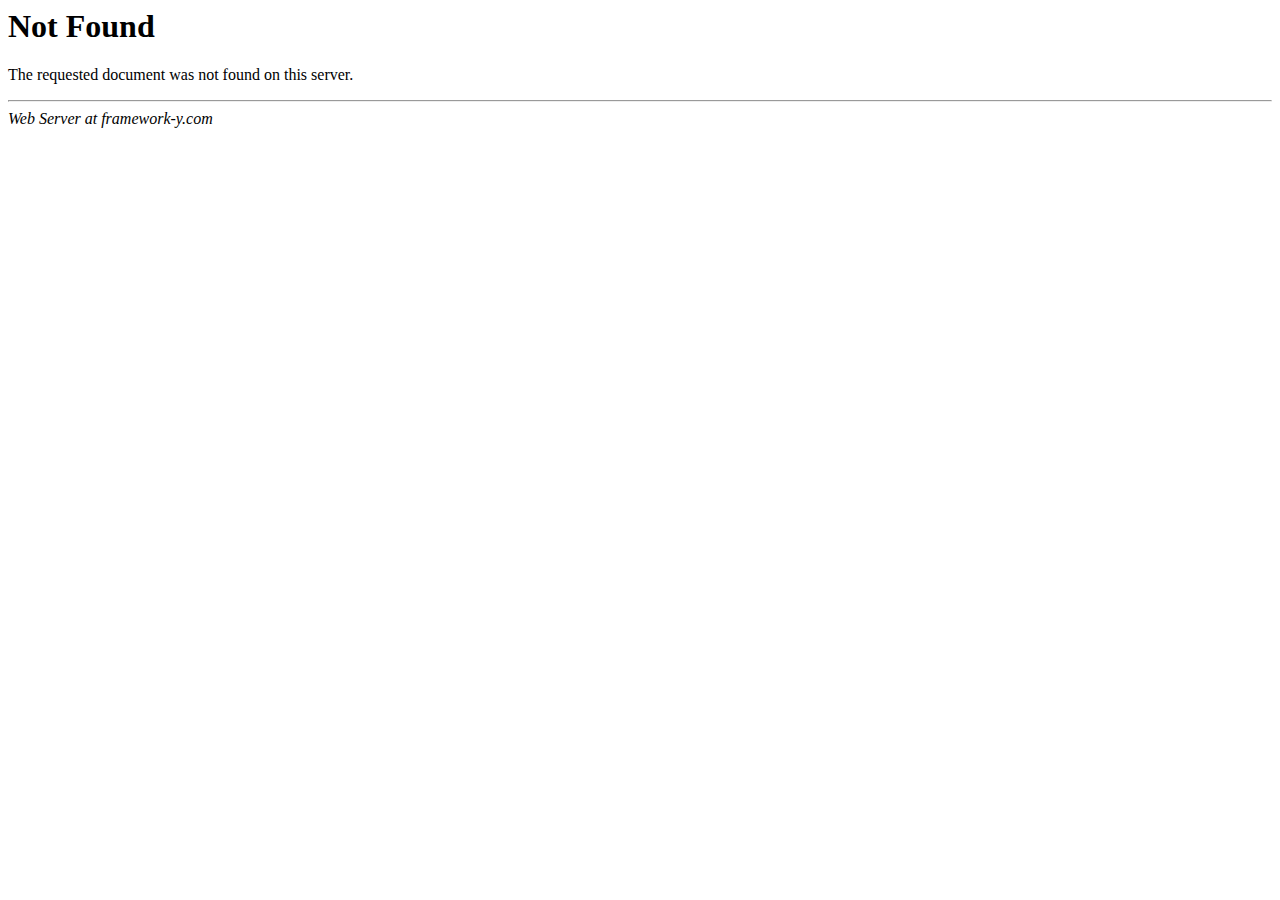
<file: index.html>
<HTML>
<HEAD>
<TITLE>404 Not Found</TITLE>
<BASE href="/error_docs/"><!--[if lte IE 6]></BASE><![endif]-->
</HEAD>
<BODY>
<H1>Not Found</H1>
The requested document was not found on this server.
<P>
<HR>
<ADDRESS>
Web Server at framework-y.com
</ADDRESS>
</BODY>
</HTML>

<!--
   - Unfortunately, Microsoft has added a clever new
   - "feature" to Internet Explorer. If the text of
   - an error's message is "too small", specifically
   - less than 512 bytes, Internet Explorer returns
   - its own error message. You can turn that off,
   - but it's pretty tricky to find switch called
   - "smart error messages". That means, of course,
   - that short error messages are censored by default.
   - IIS always returns error messages that are long
   - enough to make Internet Explorer happy. The
   - workaround is pretty simple: pad the error
   - message with a big comment like this to push it
   - over the five hundred and twelve bytes minimum.
   - Of course, that's exactly what you're reading
   - right now.
   -->
</file>
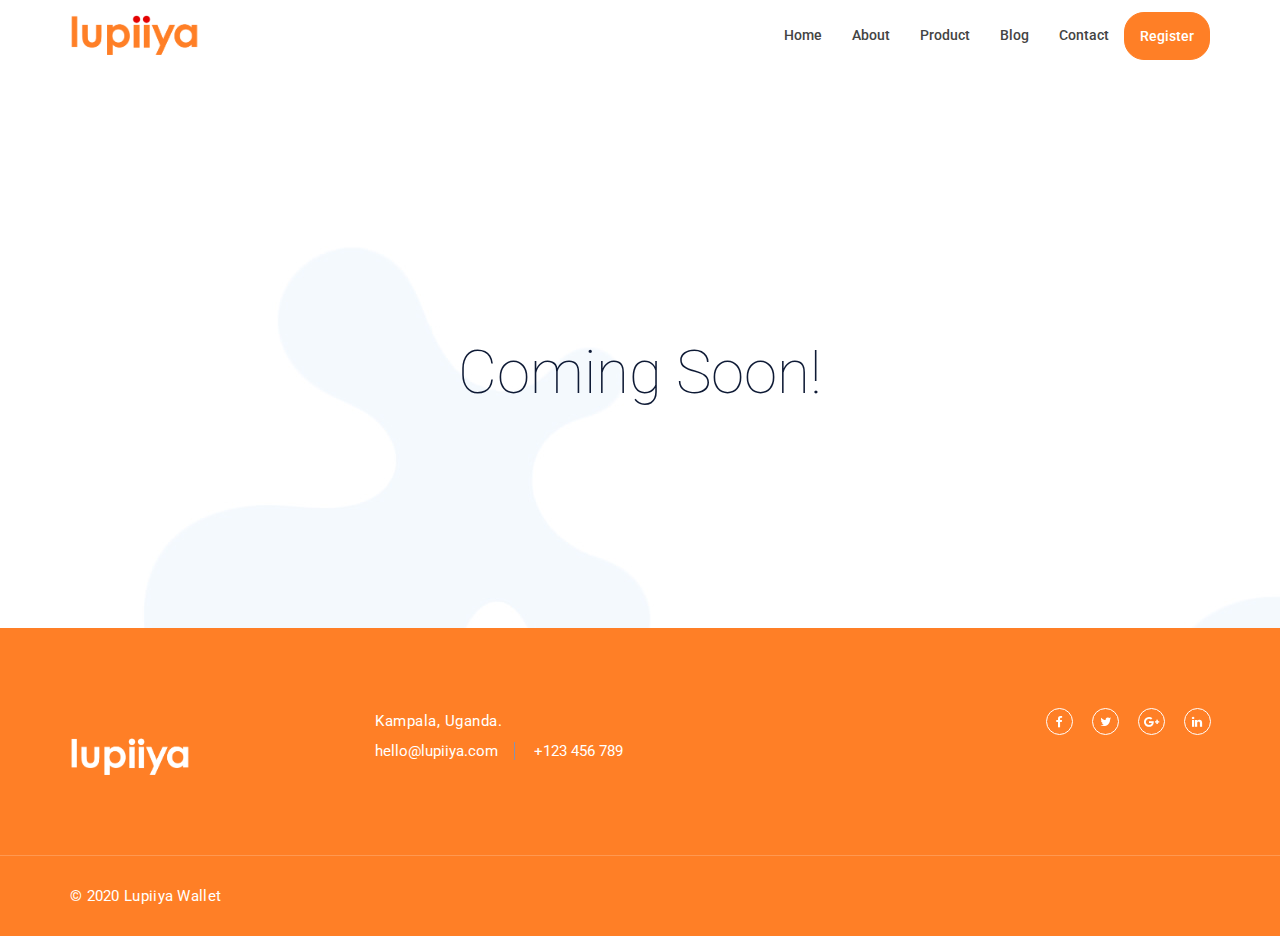
<file: pages/coming-soon.html>
<!DOCTYPE html>
<!--[if lt IE 10]> <html  lang="en" class="iex"> <![endif]-->
<!--[if (gt IE 10)|!(IE)]><!-->
<html lang="en">
<!--<![endif]-->

<head>
    <meta charset="utf-8">
    <meta http-equiv="X-UA-Compatible" content="IE=edge">
    <meta name="viewport" content="width=device-width, initial-scale=1">
    <title>About | Lupiiya</title>
    <meta name="description" content="Signflow and business HTML template.">
    <script src="../HTWF/scripts/jquery.min.js"></script>
    <link rel="stylesheet" href="../HTWF/scripts/bootstrap/css/bootstrap.css">
    <script src="../HTWF/scripts/script.js"></script>
    <link rel="stylesheet" href="../HTWF/style.css">
    <link rel="stylesheet" href="../HTWF/css/animations.css">
    <link rel="stylesheet" href="../HTWF/scripts/flexslider/flexslider.css">
    <link rel="stylesheet" href="../HTWF/css/components.css">
    <link rel="stylesheet" href="../HTWF/css/content-box.css">
    <link rel="stylesheet" href="../HTWF/scripts/magnific-popup.css">
    <link rel="icon" href="../images/favicon.png">
    <link rel="stylesheet" href="../skin.css">
</head>
<body>
    <div id="preloader"></div>
    <header class="fixed-top scroll-change" data-menu-anima="fade-bottom">
        <div class="navbar navbar-default mega-menu-fullwidth navbar-fixed-top" role="navigation">
            <div class="navbar navbar-main">
                <div class="container">
                    <div class="navbar-header">
                        <button type="button" class="navbar-toggle">
                            <i class="fa fa-bars"></i>
                        </button>
                        <a class="navbar-brand" href="index-2.html">
                            <img class="logo-default" src="../images/logo-color.png" alt="logo" />
                            <img class="logo-retina" src="../images/logo-color.png" alt="logo" />
                        </a>
                    </div>
                    <div class="collapse navbar-collapse">
                        <div class="nav navbar-nav navbar-right">
                            <ul class="nav navbar-nav text-center-sm">
                                <li><a href="lupiiya-home.html" role="button">Home</a></li>
                                <li><a href="lupiiya-about.html">About</a></li>
                                <li><a href="#">Product</a></li>
                                <li><a href="#">Blog</a></li>
                                <li><a href="#">Contact</a></li>
                                <li><a href="lupiiya-register.html" class="circle-button btn btn-sm" style="padding-top: 13px; padding-bottom: 13px; color: white;">Register</a></li>
                            </ul>
                        </div>
                    </div>
                </div>
            </div>
        </div>
    </header>
    <div class="section-empty" style="background-image:url('../images/hd-4.jpg'); height: 62vh; overflow: hidden;">
        <div class="container content" style="padding-top: 30vh;">
            <div class="row">
                <div class="col-md-12 text-center">
                    <h1>
                        Coming Soon!
                    </h1>
                </div>
            </div>
        </div>
    </div>
    <footer class="footer-base">
        <div class="content">
            <div class="container">
                <div class="row">
                    <div class="col-md-3 footer-center text-left">
                        <img width="120" src="../images/logo-white.png" alt="" />
                    </div>
                    <div class="col-md-6 footer-left text-left">
                        <p>Kampala, Uganda.</p>
                        <div class="tag-row">
                            <span>hello@lupiiya.com</span>
                            <span>+123 456 789</span>
                        </div>
                    </div>
                    <div class="col-md-3 footer-left text-right text-left-sm">
                        <div class="btn-group social-group btn-group-icons">
                            <a target="_blank" href="#" data-social="share-facebook">
                                <i class="fa fa-facebook text-xs circle"></i>
                            </a>
                            <a target="_blank" href="#" data-social="share-twitter">
                                <i class="fa fa-twitter text-xs circle"></i>
                            </a>
                            <a target="_blank" href="#" data-social="share-google">
                                <i class="fa fa-google-plus text-xs circle"></i>
                            </a>
                            <a target="_blank" href="#" data-social="share-linkedin">
                                <i class="fa fa-linkedin text-xs circle"></i>
                            </a>
                        </div>
                    </div>
                </div>
            </div>
            <div class="row copy-row">
                <div class="col-md-12 copy-text">
                    © 2020 Lupiiya Wallet
                </div>
            </div>
        </div>
        <link rel="stylesheet" href="../HTWF/scripts/font-awesome/css/font-awesome.css">
        <script async src="../HTWF/scripts/bootstrap/js/bootstrap.min.js"></script>
        <script src="../HTWF/scripts/imagesloaded.min.js"></script>
        <script src="../HTWF/scripts/parallax.min.js"></script>
        <script src="../HTWF/scripts/jquery.tab-accordion.js"></script>
        <script src="../HTWF/scripts/flexslider/jquery.flexslider-min.js"></script>
        <script src="../HTWF/scripts/jquery.magnific-popup.min.js"></script>
        <!-- <script src="https://themekit.dev/tools/sidebar/sidebar.js" data-setting="signflow"></script> -->
    </footer>
</body>

<!-- Mirrored from templates.framework-y.com/signflow/pages/about-us-3.html by HTTrack Website Copier/3.x [XR&CO'2014], Tue, 12 May 2020 11:10:00 GMT -->
</html>
</file>
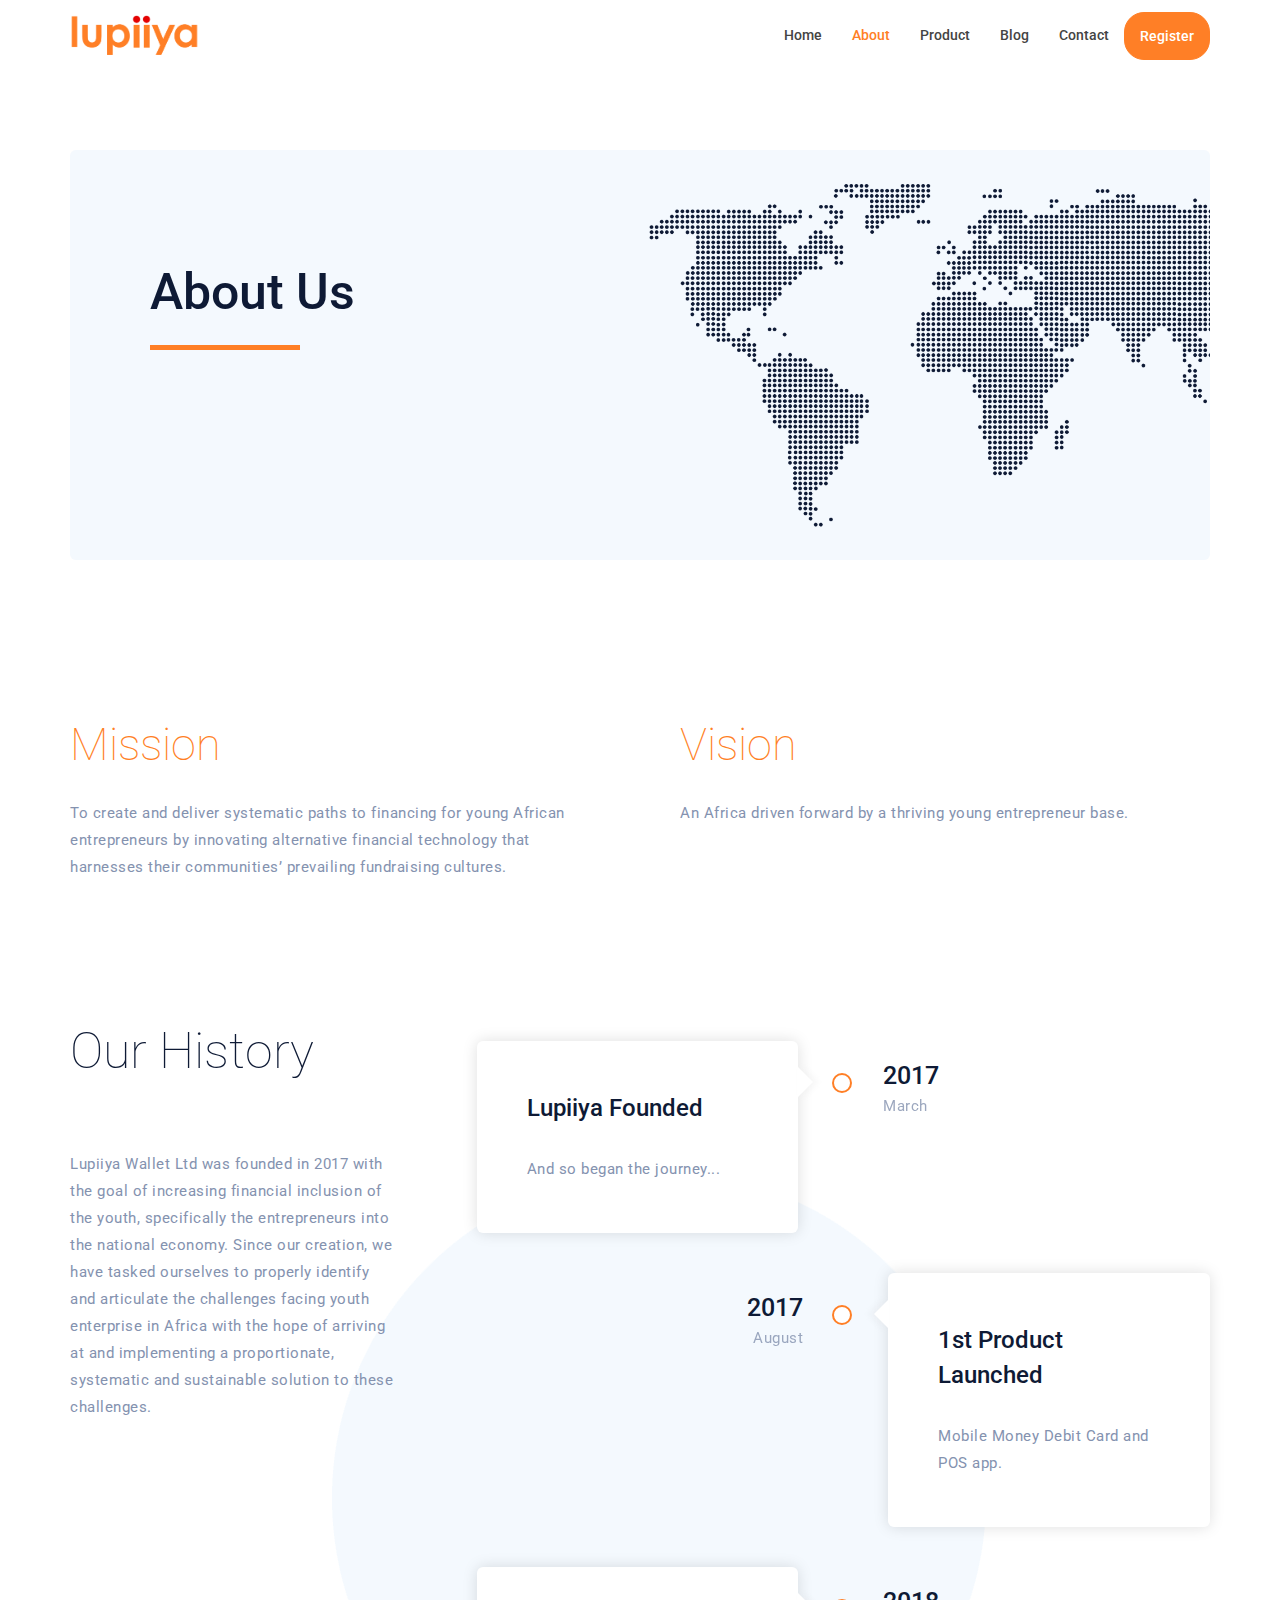
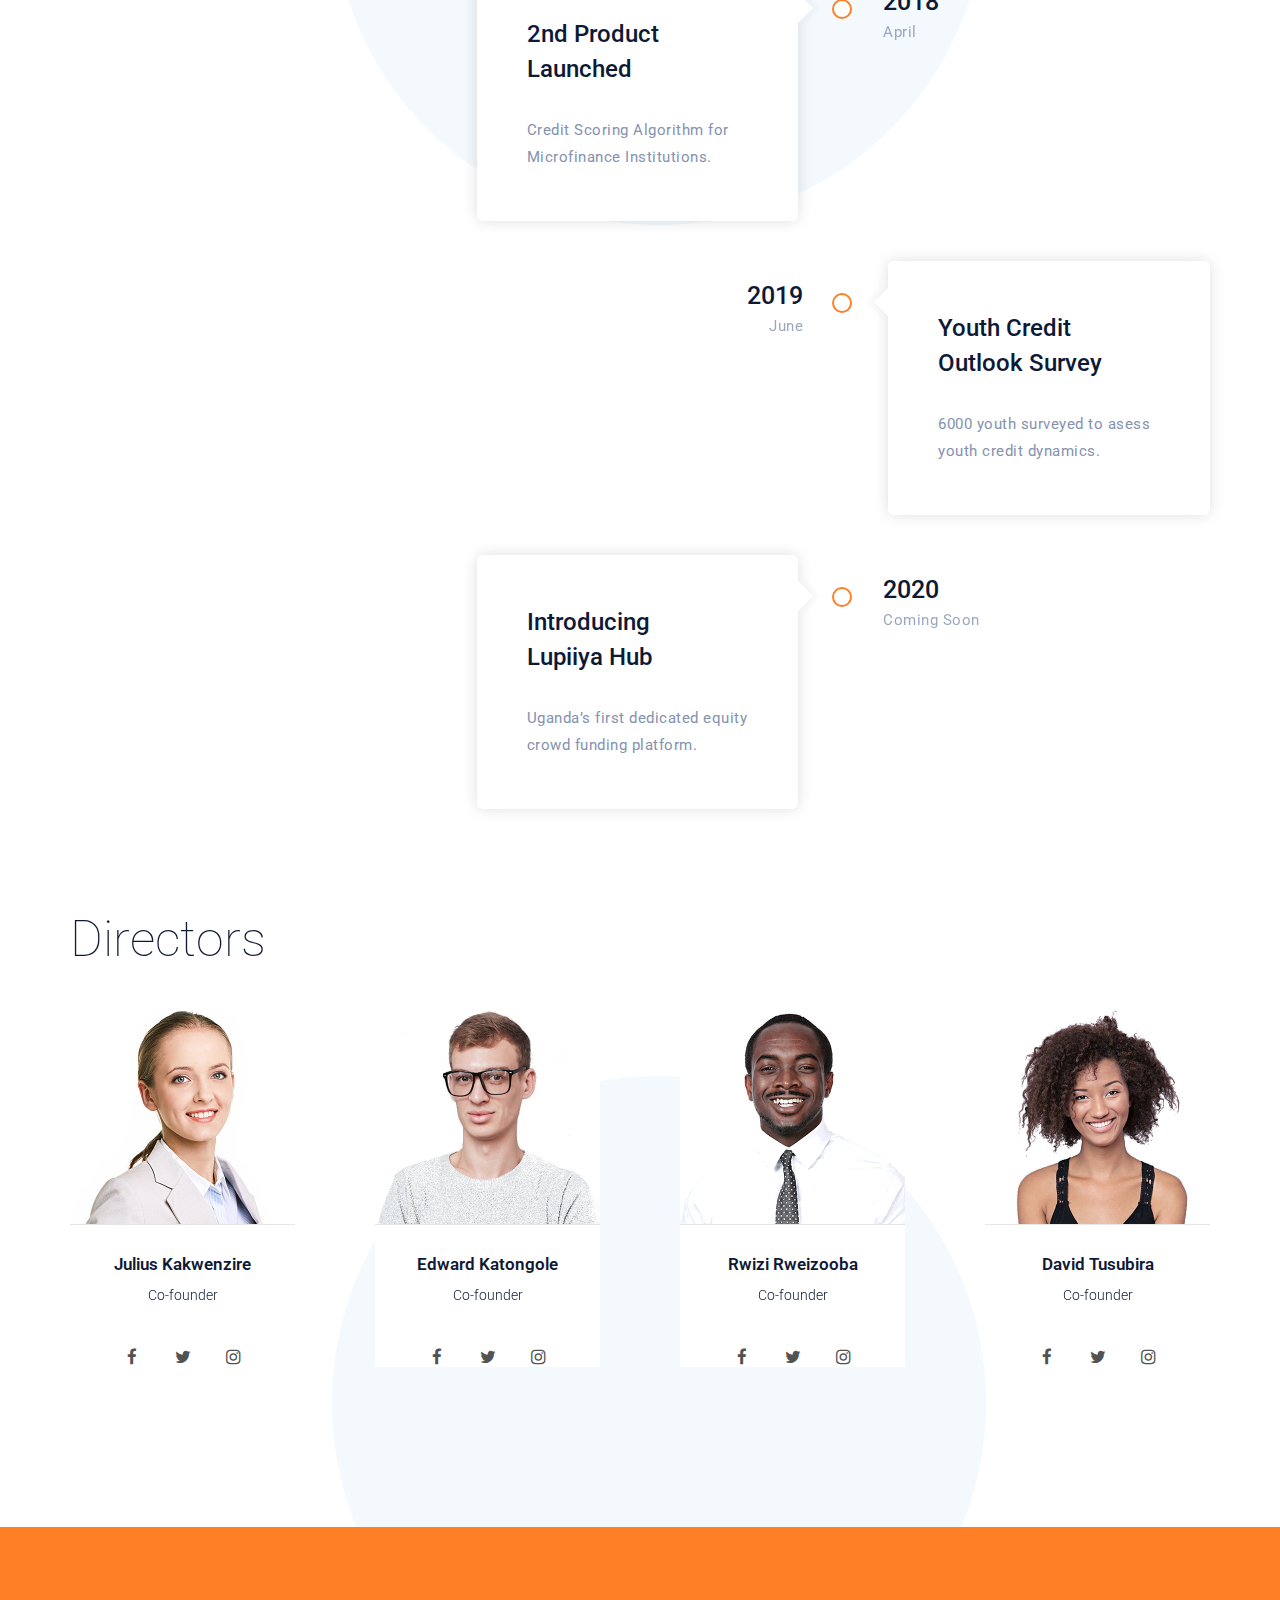
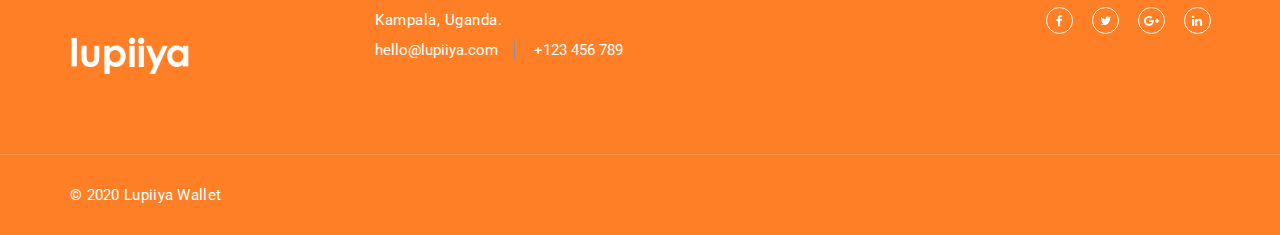
<file: pages/lupiiya-about.html>
<!DOCTYPE html>
<!--[if lt IE 10]> <html  lang="en" class="iex"> <![endif]-->
<!--[if (gt IE 10)|!(IE)]><!-->
<html lang="en">
<!--<![endif]-->

<head>
    <meta charset="utf-8">
    <meta http-equiv="X-UA-Compatible" content="IE=edge">
    <meta name="viewport" content="width=device-width, initial-scale=1">
    <title>About | Lupiiya</title>
    <meta name="description" content="Signflow and business HTML template.">
    <script src="../HTWF/scripts/jquery.min.js"></script>
    <link rel="stylesheet" href="../HTWF/scripts/bootstrap/css/bootstrap.css">
    <script src="../HTWF/scripts/script.js"></script>
    <link rel="stylesheet" href="../HTWF/style.css">
    <link rel="stylesheet" href="../HTWF/css/animations.css">
    <link rel="stylesheet" href="../HTWF/scripts/flexslider/flexslider.css">
    <link rel="stylesheet" href="../HTWF/css/components.css">
    <link rel="stylesheet" href="../HTWF/css/content-box.css">
    <link rel="stylesheet" href="../HTWF/scripts/magnific-popup.css">
    <link rel="icon" href="../images/favicon.png">
    <link rel="stylesheet" href="../skin.css">
</head>
<body>
    <div id="preloader"></div>
    <header class="fixed-top scroll-change" data-menu-anima="fade-bottom">
        <div class="navbar navbar-default mega-menu-fullwidth navbar-fixed-top" role="navigation">
            <div class="navbar navbar-main">
                <div class="container">
                    <div class="navbar-header">
                        <button type="button" class="navbar-toggle">
                            <i class="fa fa-bars"></i>
                        </button>
                        <a class="navbar-brand" href="index-2.html">
                            <img class="logo-default" src="../images/logo-color.png" alt="logo" />
                            <img class="logo-retina" src="../images/logo-color.png" alt="logo" />
                        </a>
                    </div>
                    <div class="collapse navbar-collapse">
                        <div class="nav navbar-nav navbar-right">
                            <ul class="nav navbar-nav text-center-sm">
                                <li><a href="lupiiya-home.html" role="button">Home</a></li>
                                <li class="active"><a href="lupiiya-about.html">About</a></li>
                                <li><a href="lupiiya-product.html">Product</a></li>
                                <li><a href="lupiiya-blog.html">Blog</a></li>
                                <li><a href="lupiiya-contact.html">Contact</a></li>
                                <li><a href="lupiiya-register.html" class="circle-button btn btn-sm" style="padding-top: 13px; padding-bottom: 13px; color: white;">Register</a></li>
                            </ul>
                        </div>
                    </div>
                </div>
            </div>
        </div>
    </header>
    <div class="header-title" style="background-image:url('../images/bg-img-1.png');">
        <div class="container" style="margin-top: 0px; opacity: 1;">
            <div class="title-base" style="margin-top: 115.5px;">
                <hr class="anima">
                <h1>About Us</h1>
            </div>
        </div>
    </div>
    <div class="section-empty" style="background-image:url('../images/bg-22.png');">
        <div class="container content">
            <div class="row">
                <div class="col-md-6 col-sm-12">
                    <h1 class="text-xl text-color">Mission</h1>
                    <p>
                        To create and deliver systematic paths to financing for young African entrepreneurs by innovating alternative financial technology that harnesses their communities’ prevailing fundraising cultures.
                    </p>
                </div>
                <div class="col-md-6 col-sm-12">
                    <h1 class="text-xl text-color">Vision</h1>
                    <p>
                        An Africa driven forward by a thriving young entrepreneur base.
                    </p>
                </div>
            </div>
            <hr class="space" />
            <hr class="space" />
            <div class="row">
                <div class="col-md-4">
                    <h2>Our History</h2>
                    <hr class="space" />
                    <p>
                        Lupiiya Wallet Ltd was founded in 2017 with the goal of increasing financial inclusion of the youth, specifically the entrepreneurs into the national economy. Since our creation, we have tasked ourselves to properly identify and articulate the challenges facing youth enterprise in Africa with the hope of arriving at and implementing a proportionate, systematic and sustainable solution to these challenges.
                    </p>
                    <!-- <hr class="space m" />
                    <h4>Our Product</h4>
                    <p>Lorem ipsum dolor sit amet consecteaugue nunc elit dolor, piscing elitse.</p>
                    <a href="#" class="btn-text">Product page</a> -->
                    </div>
                <div class="col-md-8">
                    <ul class="timeline">
                        <li>
                            <div class="timeline-badge"></div>
                            <div class="timeline-label"><h4>2017</h4><p>March</p></div>
                            <div class="timeline-panel">
                                <div class="timeline-heading">
                                    <h4 class="timeline-title">Lupiiya Founded</h4>
                                    <!-- <p><small class="text-muted"><i class="fa fa-location-arrow"></i> Kampala</small></p> -->
                                </div>
                                <div class="timeline-body">
                                    <p>
                                        And so began the journey...
                                    </p>
                                </div>
                            </div>
                        </li>
                        <li class="timeline-inverted">
                            <div class="timeline-badge"></div>
                            <div class="timeline-label"><h4>2017</h4><p>August</p></div>
                            <div class="timeline-panel">
                                <div class="timeline-heading">
                                    <h4 class="timeline-title">1st Product Launched</h4>
                                </div>
                                <div class="timeline-body">
                                    <p>
                                        Mobile Money Debit Card and POS app.
                                    </p>
                                </div>
                            </div>
                        </li>
                        <li>
                            <div class="timeline-badge"></div>
                            <div class="timeline-label"><h4>2018</h4><p>April</p></div>
                            <div class="timeline-panel">
                                <div class="timeline-heading">
                                    <h4 class="timeline-title">2nd Product Launched</h4>
                                    <!-- <p><small class="text-muted"><i class="fa fa-free-code-camp"></i> Capital increasing</small></p> -->
                                </div>
                                <div class="timeline-body">
                                    <p>
                                        Credit Scoring Algorithm for Microfinance Institutions.
                                    </p>
                                </div>
                            </div>
                        </li>
                        <li class="timeline-inverted">
                            <div class="timeline-badge"></div>
                            <div class="timeline-label"><h4>2019</h4><p>June</p></div>
                            <div class="timeline-panel">
                                <div class="timeline-heading">
                                    <h4 class="timeline-title">Youth Credit Outlook Survey</h4>
                                </div>
                                <div class="timeline-body">
                                    <p>
                                        6000 youth surveyed to asess youth credit dynamics.
                                    </p>
                                </div>
                            </div>
                        </li>
                        <li>
                            <div class="timeline-badge"></div>
                            <div class="timeline-label"><h4>2020</h4><p>Coming Soon</p></div>
                            <div class="timeline-panel">
                                <div class="timeline-heading">
                                    <h4 class="timeline-title">Introducing <br/>Lupiiya Hub</h4>
                                    <!-- <p><small class="text-muted"><i class="fa fa-free-code-camp"></i> Capital increasing</small></p> -->
                                </div>
                                <div class="timeline-body">
                                    <p>
                                        Uganda’s first dedicated equity crowd funding platform.
                                    </p>
                                </div>
                            </div>
                        </li>
                    </ul>
                </div>
            </div>
            <hr class="space" />
            <div class="row">
                <div class="col-md-12">
                    <h2>Directors</h2>
                </div>
                <hr class="space m" />
                <div class="col-md-3">
                    <div class="advs-box niche-box-team" data-anima="scale-up" data-trigger="hover">
                        <a class="img-box">
                            <img class="anima" src="../images/users/user-6.jpg" alt="" aid="0.3708961303892988" style="position: relative; animation-duration: 500ms; transition-timing-function: ease; transition-delay: 0ms;">
                        </a>
                        <div class="content-box">
                            <h2>Julius Kakwenzire</h2>
                            <h4>Co-founder</h4>
                            <hr class="e">
                            <div class="btn-group social-group">
                                <a target="_blank" href="#"><i class="fa fa-facebook"></i></a>
                                <a target="_blank" href="#"><i class="fa fa-twitter"></i></a>
                                <a target="_blank" href="#"><i class="fa fa-instagram"></i></a>
                            </div>
                            <p>Financial analyst.</p>
                        </div>
                    </div>
                </div>
                <div class="col-md-3">
                    <div class="advs-box niche-box-team" data-anima="scale-up" data-trigger="hover">
                        <a class="img-box">
                            <img class="anima" src="../images/users/user-7.jpg" alt="" aid="0.8694324595343368" style="position: relative; animation-duration: 500ms; transition-timing-function: ease; transition-delay: 0ms;">
                        </a>
                        <div class="content-box">
                            <h2>Edward Katongole</h2>
                            <h4>Co-founder</h4>
                            <hr class="e">
                            <div class="btn-group social-group">
                                <a target="_blank" href="#"><i class="fa fa-facebook"></i></a>
                                <a target="_blank" href="#"><i class="fa fa-twitter"></i></a>
                                <a target="_blank" href="#"><i class="fa fa-instagram"></i></a>
                            </div>
                            <p>Financial analyst for TLG Capital.</p>
                        </div>
                    </div>
                </div>
                <div class="col-md-3">
                    <div class="advs-box niche-box-team" data-anima="scale-up" data-trigger="hover">
                        <a class="img-box">
                            <img class="anima" src="../images/users/user-2.jpg" alt="" aid="0.5848307710468266" style="position: relative; animation-duration: 500ms; transition-timing-function: ease; transition-delay: 0ms;">
                        </a>
                        <div class="content-box">
                            <h2>Rwizi Rweizooba</h2>
                            <h4>Co-founder</h4>
                            <hr class="e">
                            <div class="btn-group social-group">
                                <a target="_blank" href="#"><i class="fa fa-facebook"></i></a>
                                <a target="_blank" href="#"><i class="fa fa-twitter"></i></a>
                                <a target="_blank" href="#"><i class="fa fa-instagram"></i></a>
                            </div>
                            <p>Freelance Content Solutions Provider.</p>
                        </div>
                    </div>
                </div>
                <div class="col-md-3">
                    <div class="advs-box niche-box-team" data-anima="scale-up" data-trigger="hover">
                        <a class="img-box">
                            <img class="anima" src="../images/users/user-3.jpg" alt="">
                        </a>
                        <div class="content-box">
                            <h2>David Tusubira</h2>
                            <h4>Co-founder</h4>
                            <hr class="e">
                            <div class="btn-group social-group">
                                <a target="_blank" href="#"><i class="fa fa-facebook"></i></a>
                                <a target="_blank" href="#"><i class="fa fa-twitter"></i></a>
                                <a target="_blank" href="#"><i class="fa fa-instagram"></i></a>
                            </div>
                            <p>Partner and the CTO at Innovex Uganda Ltd.</p>
                        </div>
                    </div>
                </div>
            </div>
        </div>
    </div>
    <footer class="footer-base">
        <div class="content">
            <div class="container">
                <div class="row">
                    <div class="col-md-3 footer-center text-left">
                        <img width="120" src="../images/logo-white.png" alt="" />
                    </div>
                    <div class="col-md-6 footer-left text-left">
                        <p>Kampala, Uganda.</p>
                        <div class="tag-row">
                            <span>hello@lupiiya.com</span>
                            <span>+123 456 789</span>
                        </div>
                    </div>
                    <div class="col-md-3 footer-left text-right text-left-sm">
                        <div class="btn-group social-group btn-group-icons">
                            <a target="_blank" href="#" data-social="share-facebook">
                                <i class="fa fa-facebook text-xs circle"></i>
                            </a>
                            <a target="_blank" href="#" data-social="share-twitter">
                                <i class="fa fa-twitter text-xs circle"></i>
                            </a>
                            <a target="_blank" href="#" data-social="share-google">
                                <i class="fa fa-google-plus text-xs circle"></i>
                            </a>
                            <a target="_blank" href="#" data-social="share-linkedin">
                                <i class="fa fa-linkedin text-xs circle"></i>
                            </a>
                        </div>
                    </div>
                </div>
            </div>
            <div class="row copy-row">
                <div class="col-md-12 copy-text">
                    © 2020 Lupiiya Wallet
                </div>
            </div>
        </div>
        <link rel="stylesheet" href="../HTWF/scripts/font-awesome/css/font-awesome.css">
        <script async src="../HTWF/scripts/bootstrap/js/bootstrap.min.js"></script>
        <script src="../HTWF/scripts/imagesloaded.min.js"></script>
        <script src="../HTWF/scripts/parallax.min.js"></script>
        <script src="../HTWF/scripts/jquery.tab-accordion.js"></script>
        <script src="../HTWF/scripts/flexslider/jquery.flexslider-min.js"></script>
        <script src="../HTWF/scripts/jquery.magnific-popup.min.js"></script>
        <!-- <script src="https://themekit.dev/tools/sidebar/sidebar.js" data-setting="signflow"></script> -->
    </footer>
</body>

<!-- Mirrored from templates.framework-y.com/signflow/pages/about-us-3.html by HTTrack Website Copier/3.x [XR&CO'2014], Tue, 12 May 2020 11:10:00 GMT -->
</html>
</file>
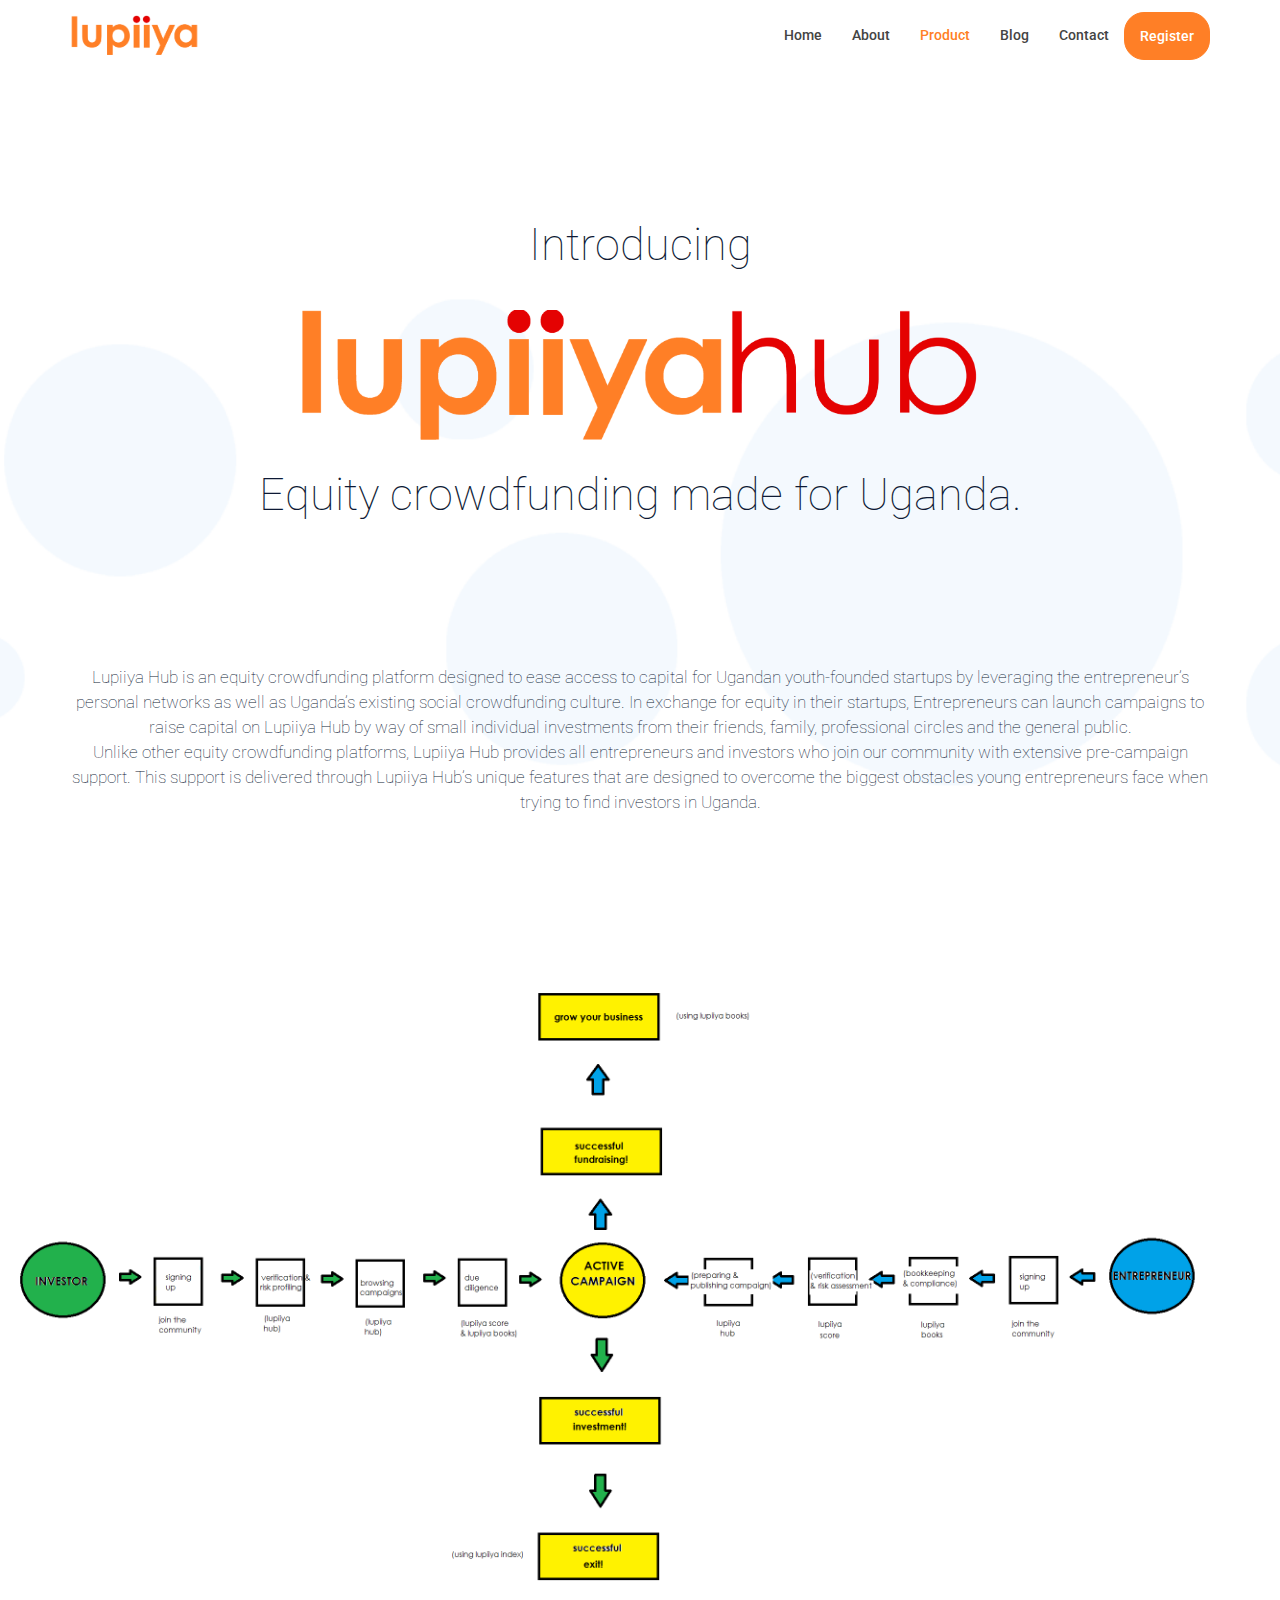
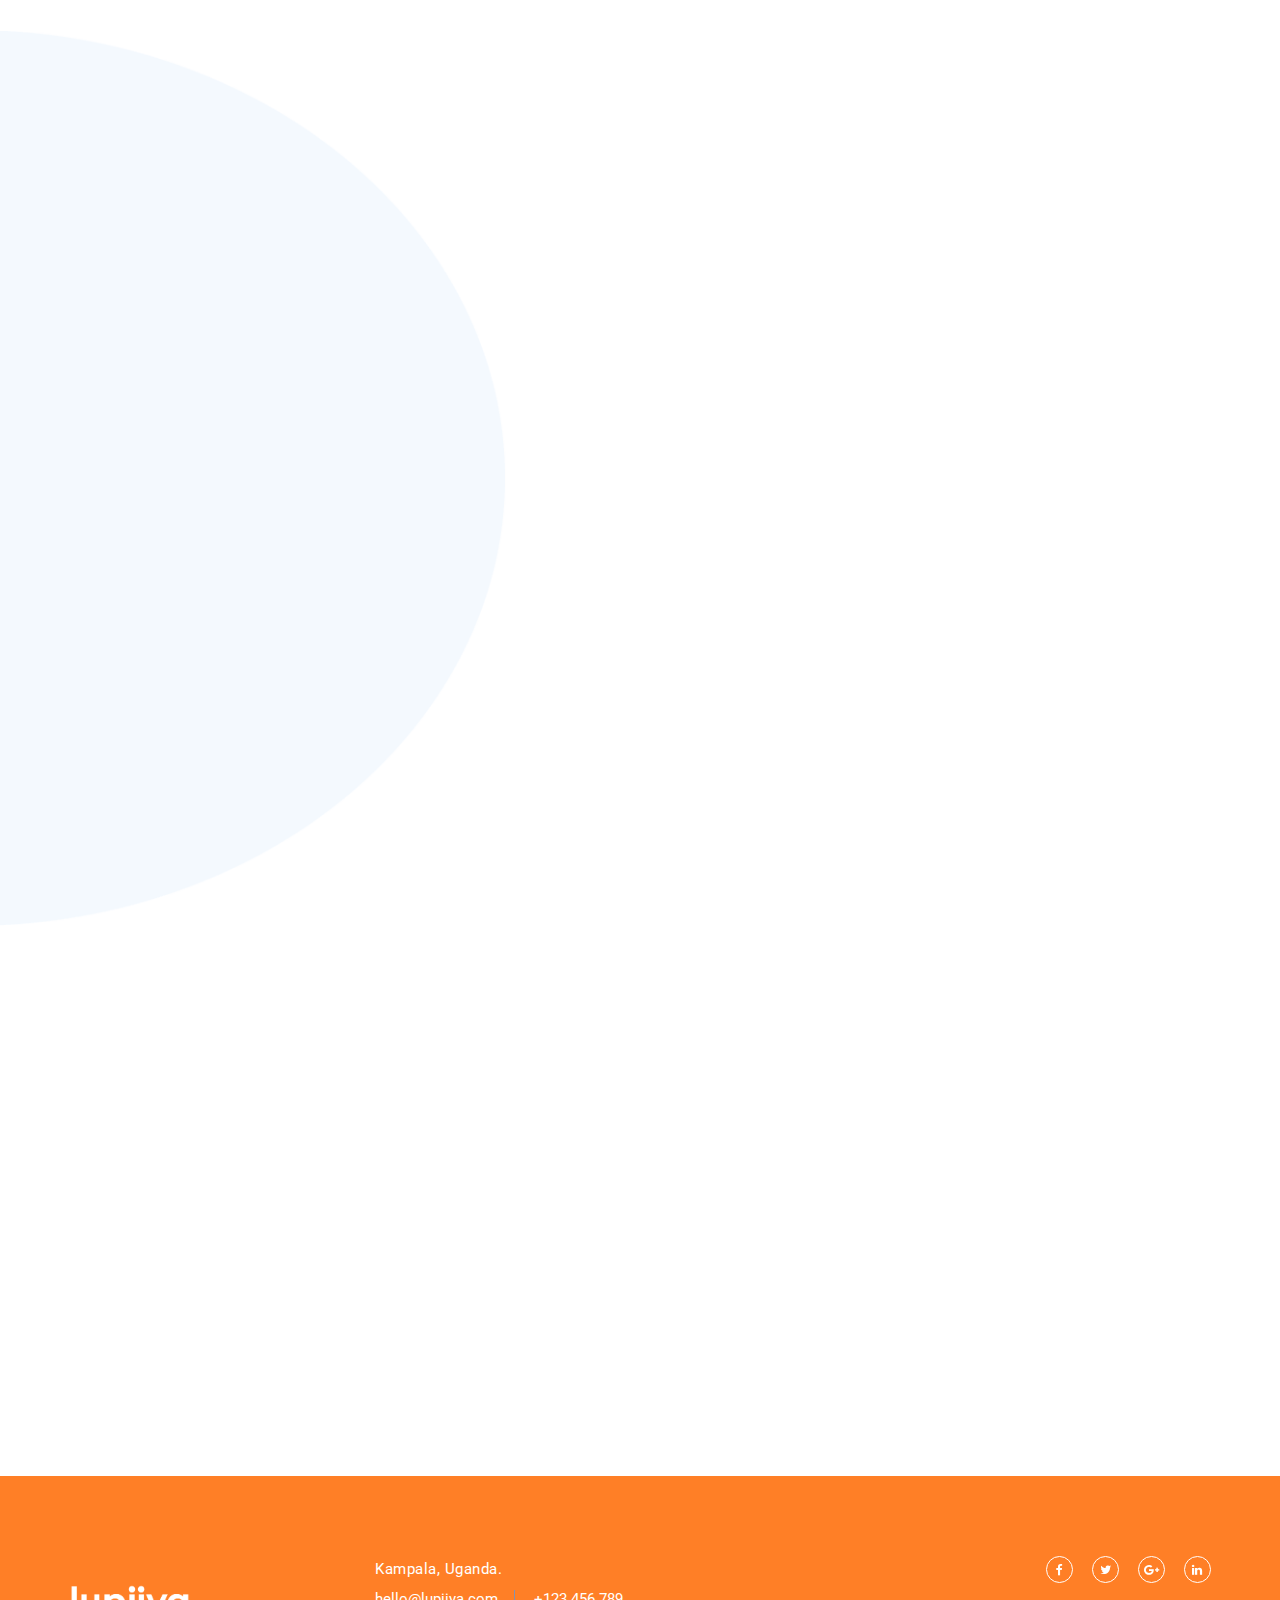
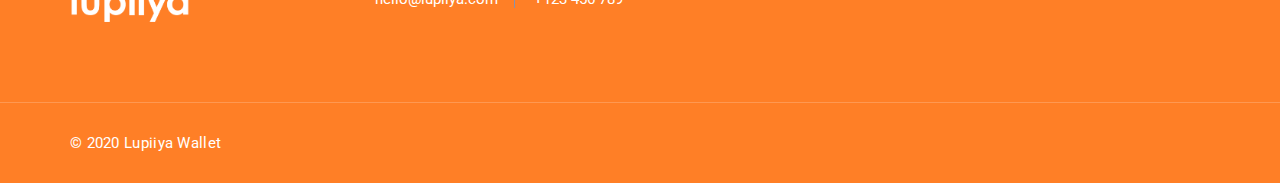
<file: pages/lupiiya-product.html>
﻿<!DOCTYPE html>
<!--[if lt IE 10]> <html  lang="en" class="iex"> <![endif]-->
<!--[if (gt IE 10)|!(IE)]><!-->
<html lang="en">
<!--<![endif]-->

<!-- Mirrored from templates.framework-y.com/signflow/pages/index.html by HTTrack Website Copier/3.x [XR&CO'2014], Tue, 12 May 2020 11:03:43 GMT -->
<head>
    <meta charset="utf-8">
    <meta http-equiv="X-UA-Compatible" content="IE=edge">
    <meta name="viewport" content="width=device-width, initial-scale=1">
    <title>Product | Lupiiya</title>
    <meta name="description" content="Signflow and business HTML template.">
    <script src="../HTWF/scripts/jquery.min.js"></script>
    <link rel="stylesheet" href="../HTWF/scripts/bootstrap/css/bootstrap.css">
    <script src="../HTWF/scripts/script.js"></script>
    <link rel="stylesheet" href="../HTWF/style.css">
    <link rel="stylesheet" href="../HTWF/css/animations.css">
    <link rel="stylesheet" href="../HTWF/scripts/flexslider/flexslider.css">
    <link rel="stylesheet" href="../HTWF/css/components.css">
    <link rel="stylesheet" href="../HTWF/css/content-box.css">
    <link rel="stylesheet" href="../HTWF/scripts/magnific-popup.css">
    <link rel="icon" href="../images/favicon.png">
    <link rel="stylesheet" href="../skin.css">
</head>
<body>
    <div id="preloader"></div>
    <header class="fixed-top scroll-change" data-menu-anima="fade-bottom">
        <div class="navbar navbar-default mega-menu-fullwidth navbar-fixed-top" role="navigation">
            <div class="navbar navbar-main">
                <div class="container">
                    <div class="navbar-header">
                        <button type="button" class="navbar-toggle">
                            <i class="fa fa-bars"></i>
                        </button>
                        <a class="navbar-brand" href="index-2.html">
                            <img class="logo-default" src="../images/logo-color.png" alt="logo" />
                            <img class="logo-retina" src="../images/logo-color.png" alt="logo" />
                        </a>
                    </div>
                    <div class="collapse navbar-collapse">
                        <div class="nav navbar-nav navbar-right">
                            <ul class="nav navbar-nav text-center-sm">
                                <li><a href="lupiiya-home.html" role="button">Home</a></li>
                                <li><a href="lupiiya-about.html">About</a></li>
                                <li class="active"><a href="lupiiya-product.html">Product</a></li>
                                <li><a href="lupiiya-blog.html">Blog</a></li>
                                <li><a href="lupiiya-contact.html">Contact</a></li>
                                <li><a href="lupiiya-register.html" class="circle-button btn btn-sm" style="padding-top: 13px; padding-bottom: 13px; color: white;">Register</a></li>
                            </ul>
                        </div>
                    </div>
                </div>
            </div>
        </div>
    </header>
    <div class="section-bg-image text-center" style="background-image:url(../images/bg-17.png); height: 100vh;">
        <div class="container content">
            <hr class="space" />
            <h1 class="text-xl">Introducing</h1>
            <hr class="space m" />
            <img style="width: 60%;" src="../images/lupiiya-hub-logo.png" alt="" />
            <hr class="space m" />
            <h1 class="text-xl">Equity crowdfunding made for Uganda.</h1>
            <hr class="space" />
            <hr class="space" />
            <h1 class="text-m" data-anima="fade-bottom">
                Lupiiya Hub is an equity crowdfunding platform designed to ease access to capital for Ugandan youth-founded startups by leveraging the entrepreneur’s personal networks as well as Uganda’s existing social crowdfunding culture.  In exchange for equity in their startups, Entrepreneurs can launch campaigns to raise capital on Lupiiya Hub by way of small individual investments from their friends, family, professional circles and the general public.  
            </h1>
            <h1 class="text-m" data-anima="fade-bottom">
                Unlike other equity crowdfunding platforms, Lupiiya Hub provides all entrepreneurs and investors who join our community with extensive pre-campaign support. This support is delivered through Lupiiya Hub’s unique features that are designed to overcome the biggest obstacles young entrepreneurs face when trying to find investors in Uganda.
            </h1>
        </div>
    </div>
    <div class="section">
        <img src="../images/product.png">
    </div>
    <div class="section-bg-image bg-top" style="background-image:url(../images/bg-12.png)">
        <div class="container content">
            <div class="row vertical-row" data-anima="fade-bottom">
                <div class="container content box-middle" style="padding-top: 0px;">
                    <div class="text-center"><a href="lupiiya-register.html" class="circle-button btn btn-sm">Start Yor Journey</a></div>
                </div>
            </div>
            <div class="row vertical-row" data-anima="fade-bottom">
                <div class="col-md-6">
                    <img src="../images/lupiiya-books-logo.png" alt="" />
                </div>
                <div class="col-md-6 col-sm-12 text-left">
                    <h1 class="text-xl text-color">Simplifying Your Book-keeping</h1>
                    <p>
                        Many startups fail to raise capital and go on to collapse because they fail to keep proper financial records. Lupiiya Books is an easy to use accounting app designed to help startup entrepreneurs generate accurate and thorough accounting statements that meet investors’ due diligence requirements as well as Uganda’s financial compliance regulations.
                    </p>
                    <hr class="space s" />
                </div>
                <hr class="space" />
            </div>
            <div class="row vertical-row" data-anima="fade-bottom" style="padding-top: 100px;">
                <div class="col-md-6">
                    <img src="../images/lupiiya-wallet-logo.png" alt="" />
                </div>
                <div class="col-md-6 col-sm-12 text-left">
                    <h1 class="text-xl text-color">Reinventing Risk Assessment</h1>
                    <p>
                        Most Ugandan youth have been systematically alienated from institutional capital by the traditional finance industry’s outdated and conservative risk assessment criteria. Lupiiya Score is our custom-built algorithm that uses an innovative and holistic approach to assessing risk, especially for young entrepreneurs, to better represent the risk associated with investing in them.
                    </p>
                    <hr class="space s" />
                </div>
            </div>
            <div class="row vertical-row" data-anima="fade-bottom" style="padding-top: 100px;">
                <div class="col-md-6">
                    <img src="../images/lupiiya-index-logo.png" alt="" />
                </div>
                <div class="col-md-6 col-sm-12 text-left">
                    <h1 class="text-xl text-color">Guaranteeing Your Exit</h1>
                    <p>
                        The lack of a convenient, guaranteed exit strategy is one of the major reasons why there is no dedicated investor base for Ugandan startups looking to raise capital. Lupiiya Index is how Lupiiya Hub solves this problem. It is our inbuilt secondary market where investors can sell the equity they acquired in a successful campaign to other interested parties on the platform.
                    </p>
                    <hr class="space s" />
                </div>
            </div>
        </div>
    </div>
    <i class="scroll-top scroll-top-mobile show fa fa-sort-asc"></i>
    <footer class="footer-base">
        <div class="content">
            <div class="container">
                <div class="row">
                    <div class="col-md-3 footer-center text-left">
                        <img width="120" src="../images/logo-white.png" alt="" />
                    </div>
                    <div class="col-md-6 footer-left text-left">
                        <p>Kampala, Uganda.</p>
                        <div class="tag-row">
                            <span>hello@lupiiya.com</span>
                            <span>+123 456 789</span>
                        </div>
                    </div>
                    <div class="col-md-3 footer-left text-right text-left-sm">
                        <div class="btn-group social-group btn-group-icons">
                            <a target="_blank" href="#" data-social="share-facebook">
                                <i class="fa fa-facebook text-xs circle"></i>
                            </a>
                            <a target="_blank" href="#" data-social="share-twitter">
                                <i class="fa fa-twitter text-xs circle"></i>
                            </a>
                            <a target="_blank" href="#" data-social="share-google">
                                <i class="fa fa-google-plus text-xs circle"></i>
                            </a>
                            <a target="_blank" href="#" data-social="share-linkedin">
                                <i class="fa fa-linkedin text-xs circle"></i>
                            </a>
                        </div>
                    </div>
                </div>
            </div>
            <div class="row copy-row">
                <div class="col-md-12 copy-text">
                    © 2020 Lupiiya Wallet
                </div>
            </div>
        </div>
        <link rel="stylesheet" href="../HTWF/scripts/font-awesome/css/font-awesome.css">
        <script async src="../HTWF/scripts/bootstrap/js/bootstrap.min.js"></script>
        <script src="../HTWF/scripts/imagesloaded.min.js"></script>
        <script src="../HTWF/scripts/parallax.min.js"></script>
        <script src="../HTWF/scripts/jquery.tab-accordion.js"></script>
        <script src="../HTWF/scripts/flexslider/jquery.flexslider-min.js"></script>
        <script src="../HTWF/scripts/jquery.magnific-popup.min.js"></script>
        <!-- <script src="https://themekit.dev/tools/sidebar/sidebar.js" data-setting="signflow"></script> -->
    </footer>
</body>

<!-- Mirrored from templates.framework-y.com/signflow/pages/index.html by HTTrack Website Copier/3.x [XR&CO'2014], Tue, 12 May 2020 11:03:43 GMT -->
</html>
</file>
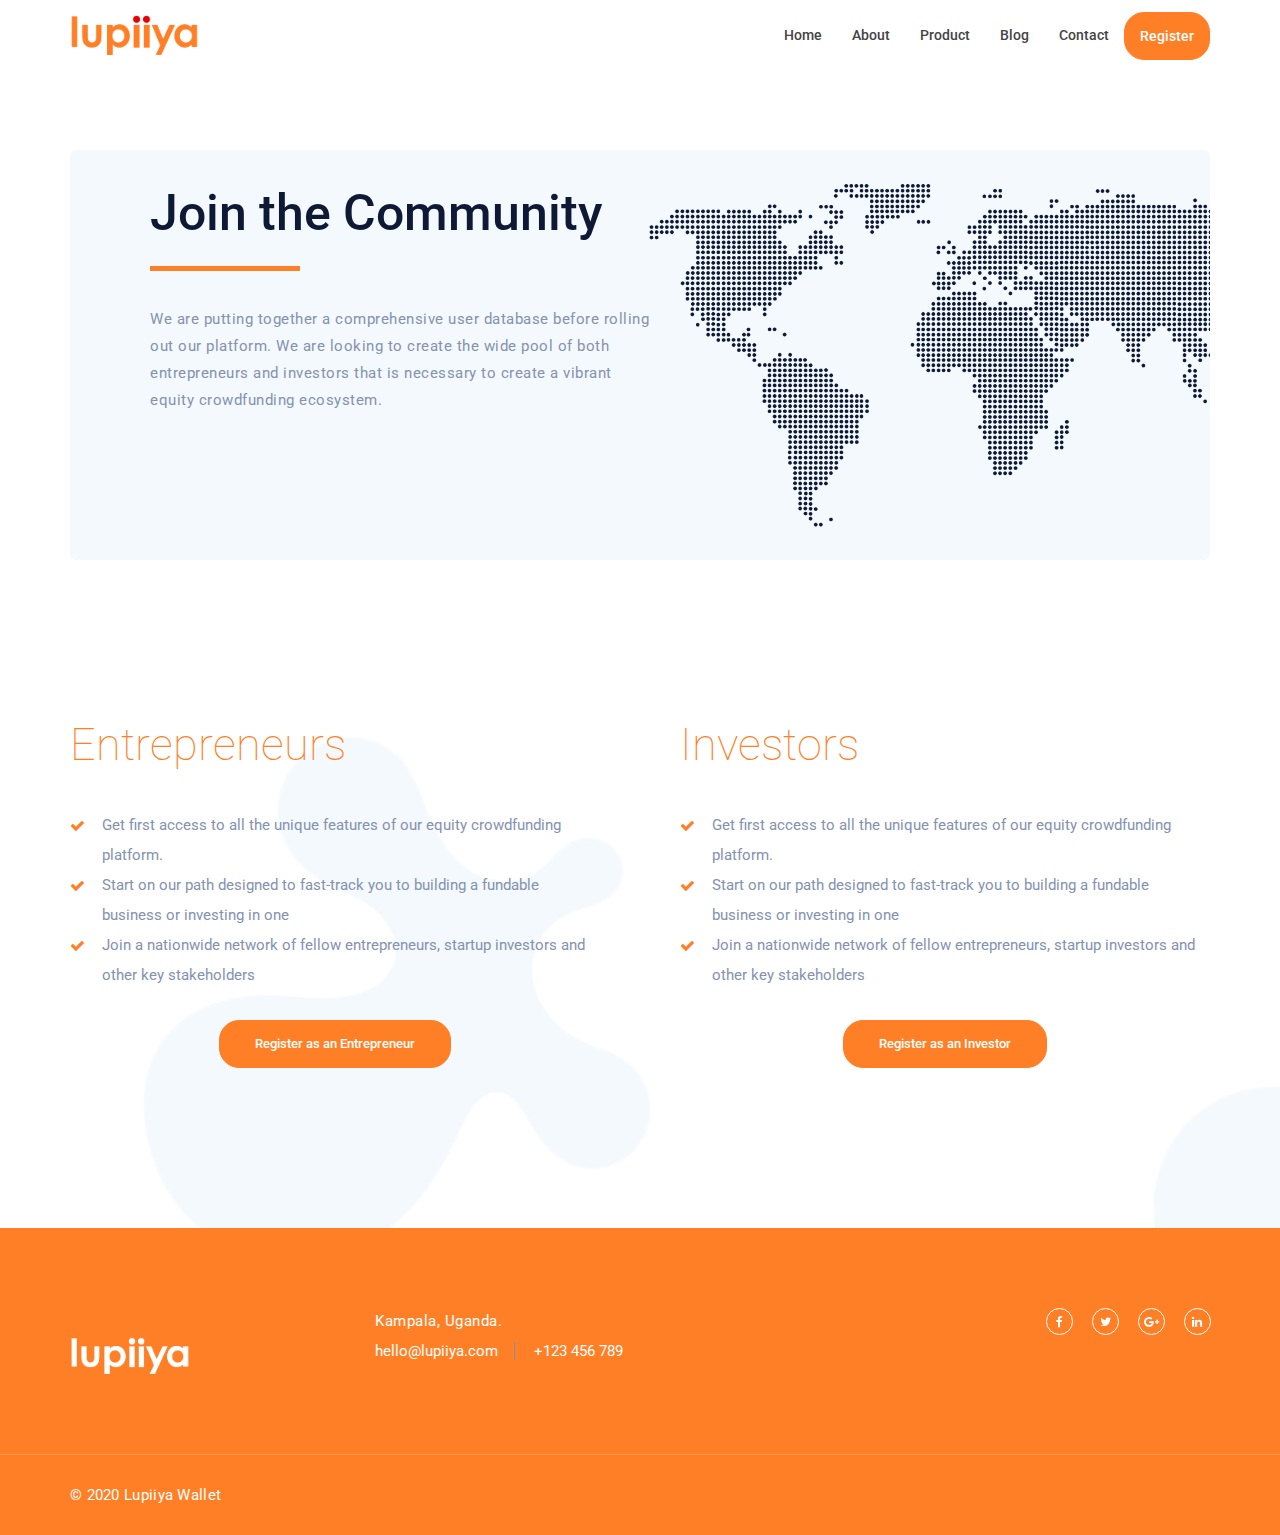
<file: pages/lupiiya-register.html>
<!DOCTYPE html>
<!--[if lt IE 10]> <html  lang="en" class="iex"> <![endif]-->
<!--[if (gt IE 10)|!(IE)]><!-->
<html lang="en">
<!--<![endif]-->

<head>
    <meta charset="utf-8">
    <meta http-equiv="X-UA-Compatible" content="IE=edge">
    <meta name="viewport" content="width=device-width, initial-scale=1">
    <title>About | Lupiiya</title>
    <meta name="description" content="Signflow and business HTML template.">
    <script src="../HTWF/scripts/jquery.min.js"></script>
    <link rel="stylesheet" href="../HTWF/scripts/bootstrap/css/bootstrap.css">
    <script src="../HTWF/scripts/script.js"></script>
    <link rel="stylesheet" href="../HTWF/style.css">
    <link rel="stylesheet" href="../HTWF/css/animations.css">
    <link rel="stylesheet" href="../HTWF/scripts/flexslider/flexslider.css">
    <link rel="stylesheet" href="../HTWF/css/components.css">
    <link rel="stylesheet" href="../HTWF/css/content-box.css">
    <link rel="stylesheet" href="../HTWF/scripts/magnific-popup.css">
    <link rel="icon" href="../images/favicon.png">
    <link rel="stylesheet" href="../skin.css">
</head>
<body>
    <div id="preloader"></div>
    <header class="fixed-top scroll-change" data-menu-anima="fade-bottom">
        <div class="navbar navbar-default mega-menu-fullwidth navbar-fixed-top" role="navigation">
            <div class="navbar navbar-main">
                <div class="container">
                    <div class="navbar-header">
                        <button type="button" class="navbar-toggle">
                            <i class="fa fa-bars"></i>
                        </button>
                        <a class="navbar-brand" href="index-2.html">
                            <img class="logo-default" src="../images/logo-color.png" alt="logo" />
                            <img class="logo-retina" src="../images/logo-color.png" alt="logo" />
                        </a>
                    </div>
                    <div class="collapse navbar-collapse">
                        <div class="nav navbar-nav navbar-right">
                            <ul class="nav navbar-nav text-center-sm">
                                <li><a href="lupiiya-home.html" role="button">Home</a></li>
                                <li><a href="lupiiya-about.html">About</a></li>
                                <li><a href="lupiiya-product.html">Product</a></li>
                                <li><a href="lupiiya-blog.html">Blog</a></li>
                                <li><a href="lupiiya-contact.html">Contact</a></li>
                                <li><a href="#" class="circle-button btn btn-sm" style="padding-top: 13px; padding-bottom: 13px; color: white;">Register</a></li>
                            </ul>
                        </div>
                    </div>
                </div>
            </div>
        </div>
    </header>
    <div class="header-title" style="background-image:url('../images/bg-img-1.png');">
        <div class="container" style="margin-top: 0px; opacity: 1;">
            <div class="title-base" style="margin-top: 115.5px;">
                <hr class="anima">
                <h1>Join the Community</h1>
                <p>We are putting together a comprehensive user database before rolling out our platform. We are looking to create the wide pool of both entrepreneurs and investors that is necessary to create a vibrant equity crowdfunding ecosystem.</p>
            </div>
        </div>
    </div>
    <div class="section-empty" style="background-image:url('../images/hd-4.jpg');">
        <div class="container content">
            <div class="row">
                <div class="col-md-6 col-sm-12">
                    <h1 class="text-xl text-color">Entrepreneurs</h1>
                    <hr class="space m">
                    <ul class="fa-ul">
                        <li><i class="fa-li fa fa-check"></i> Get first access to all the unique features of our equity crowdfunding platform.</li>
                        <li><i class="fa-li fa fa-check"></i> Start on our path designed to fast-track you to building a fundable business or investing in one</li>
                        <li><i class="fa-li fa fa-check"></i> Join a nationwide network of fellow entrepreneurs, startup investors and other key stakeholders</li>
                    </ul>
                    <hr class="space m">
                    <div class="text-center">
                        <a href="coming-soon.html" class="circle-button btn btn-sm" style="padding-top: 13px; padding-bottom: 13px; color: white;">Register as an Entrepreneur</a>
                    </div>
                </div>
                <div class="col-md-6 col-sm-12">
                    <h1 class="text-xl text-color">Investors</h1>
                    <hr class="space m">
                    <ul class="fa-ul">
                        <li><i class="fa-li fa fa-check"></i> Get first access to all the unique features of our equity crowdfunding platform.</li>
                        <li><i class="fa-li fa fa-check"></i> Start on our path designed to fast-track you to building a fundable business or investing in one</li>
                        <li><i class="fa-li fa fa-check"></i> Join a nationwide network of fellow entrepreneurs, startup investors and other key stakeholders</li>
                    </ul>
                    <hr class="space m">
                    <div class="text-center">
                        <a href="coming-soon.html" class="circle-button btn btn-sm" style="padding-top: 13px; padding-bottom: 13px; color: white;">Register as an Investor</a>
                    </div>
                </div>
            </div>
        </div>
    </div>
    <footer class="footer-base">
        <div class="content">
            <div class="container">
                <div class="row">
                    <div class="col-md-3 footer-center text-left">
                        <img width="120" src="../images/logo-white.png" alt="" />
                    </div>
                    <div class="col-md-6 footer-left text-left">
                        <p>Kampala, Uganda.</p>
                        <div class="tag-row">
                            <span>hello@lupiiya.com</span>
                            <span>+123 456 789</span>
                        </div>
                    </div>
                    <div class="col-md-3 footer-left text-right text-left-sm">
                        <div class="btn-group social-group btn-group-icons">
                            <a target="_blank" href="#" data-social="share-facebook">
                                <i class="fa fa-facebook text-xs circle"></i>
                            </a>
                            <a target="_blank" href="#" data-social="share-twitter">
                                <i class="fa fa-twitter text-xs circle"></i>
                            </a>
                            <a target="_blank" href="#" data-social="share-google">
                                <i class="fa fa-google-plus text-xs circle"></i>
                            </a>
                            <a target="_blank" href="#" data-social="share-linkedin">
                                <i class="fa fa-linkedin text-xs circle"></i>
                            </a>
                        </div>
                    </div>
                </div>
            </div>
            <div class="row copy-row">
                <div class="col-md-12 copy-text">
                    © 2020 Lupiiya Wallet
                </div>
            </div>
        </div>
        <link rel="stylesheet" href="../HTWF/scripts/font-awesome/css/font-awesome.css">
        <script async src="../HTWF/scripts/bootstrap/js/bootstrap.min.js"></script>
        <script src="../HTWF/scripts/imagesloaded.min.js"></script>
        <script src="../HTWF/scripts/parallax.min.js"></script>
        <script src="../HTWF/scripts/jquery.tab-accordion.js"></script>
        <script src="../HTWF/scripts/flexslider/jquery.flexslider-min.js"></script>
        <script src="../HTWF/scripts/jquery.magnific-popup.min.js"></script>
        <!-- <script src="https://themekit.dev/tools/sidebar/sidebar.js" data-setting="signflow"></script> -->
    </footer>
</body>

<!-- Mirrored from templates.framework-y.com/signflow/pages/about-us-3.html by HTTrack Website Copier/3.x [XR&CO'2014], Tue, 12 May 2020 11:10:00 GMT -->
</html>
</file>
<file: HTWF/style.css>
/*
------------------------------------------------------------------
Table of contents

1. Global styles  [Row 126] 
2. Headers \ Menus [Row 427] 
3. Side menus [Row 1611] 
4. Footer [Row 2189] 
5. Titles [Row 2388] 
6. Templates [Row 2790] 
7. Components [Row 2991] 
8. Thypography [Row 4226] 
9. Sections [Row 4556] 
10. Skin white [Row 4806] 
11. Mobile / responsive [Row 4900] 
12. IE < 10 [Row 5803] 
-------------------------------------------------------------------

==============================
GENERAL
==============================
*/

body, .adv-img p, .caption-bottom p, .adv-circle .caption p, .advs-box p, .list-blog p {
    font-family: "Roboto",Helvetica,Arial,sans-serif;
    font-size: 13px;
    line-height: 1.42857143;
    color: #4C4C4C;
}

.text-color, .mi-menu ul li > a:before, .sidebar-nav .panel-item > span:before, i.icon, .block-infos .bd-day {
    color: #6A4D8F;
}

.bg-color {
    background-color: #6A4D8F;
}

#preloader {
    position: fixed;
    top: 0;
    left: 0;
    right: 0;
    bottom: 0;
    background-color: #fff;
    z-index: 99995;
}

    #preloader:after {
        content: '';
        width: 200px;
        height: 200px;
        position: absolute;
        left: 50%;
        top: 50%;
        background-image: url(images/assets/loader.gif);
        background-repeat: no-repeat;
        background-position: center;
        margin: -100px 0 0 -100px;
        z-index: 999999999999;
    }

.scroll-top-mobile {
    position: fixed;
    background: #fff;
    width: 40px;
    height: 40px;
    z-index: 995;
    right: 10px;
    bottom: 10px;
    text-align: center;
    cursor: pointer;
    padding: 15px 0;
    visibility: hidden;
    opacity: 0;
}

    .scroll-top-mobile.show {
        visibility: visible;
    }

.overflow-visble {
    overflow: visible !important;
}

img {
    max-width: 100%;
}

.form-control:focus {
    border-color: #9C9C9C;
    box-shadow: none;
}

.clear {
    clear: both;
    width: 100%;
}

.bg-cover {
    background-repeat: no-repeat;
    background-position: center center;
    background-size: cover;
}

.opacity-show {
    opacity: 1 !important;
}

a, [data-href] {
    cursor: pointer;
    outline: none;
    transition: all .5s;
}

    a[data-toggle], a[data-anima] {
        display: inline-block;
    }

body .row-1 {
    height: 25px !important;
}

body .row-2 {
    height: 50px !important;
}

body .row-3 {
    height: 75px !important;
}

body .row-4 {
    height: 100px !important;
}

body .row-5 {
    height: 125px !important;
}

body .row-6 {
    height: 150px !important;
}

body .row-7 {
    height: 175px !important;
}

body .row-8 {
    height: 200px !important;
}

body .row-9 {
    height: 225px !important;
}

body .row-10 {
    height: 250px !important;
}

body .row-11 {
    height: 275px !important;
}

body .row-12 {
    height: 300px !important;
}

body .row-13 {
    height: 325px !important;
}

body .row-14 {
    height: 350px !important;
}

body .row-15 {
    height: 375px !important;
}

body .row-16 {
    height: 400px !important;
}

body .row-17 {
    height: 425px !important;
}

body .row-18 {
    height: 450px !important;
}

body .row-19 {
    height: 475px !important;
}

body .row-20 {
    height: 500px !important;
}

body .row-21 {
    height: 750px !important;
}

body .row-22 {
    height: 1000px !important;
}

body .row-23 {
    height: 1250px !important;
}

/* 
==============================
TYPOGRAPHY
==============================


------------------------------
TAG ROW
------------------------------
*/

.tag-row {
    overflow: hidden;
    white-space: nowrap;
    text-overflow: ellipsis;
}

    .tag-row span {
        margin: 0 15px 0 0;
        color: #9C9C9C;
        white-space: nowrap;
        overflow: hidden;
        text-overflow: clip;
        border-right: 1px solid #CCC;
        padding-right: 16px;
    }

    .tag-row a {
        color: #9C9C9C;
    }

    .tag-row span:last-child {
        border-right: 0;
        margin-right: 0;
        padding-right: 0;
        margin-right: 0;
    }

    .tag-row span > span {
        display: block;
        margin: 5px 0;
        padding-right: 25px;
        font-weight: 400;
    }

    .tag-row i {
        padding-right: 10px;
        color: #919191;
    }

    .tag-row.cat {
        text-transform: uppercase;
        margin: 5px 0 10px 0;
    }

    .tag-row .tag-col {
        float: left;
        width: 50%;
        margin: 0;
        padding-right: 5px;
        font-weight: 600;
    }

    .tag-row > div {
        padding: 5px 0;
    }

    .tag-row.icon-row {
        position: relative;
    }

        .tag-row.icon-row span, .tag-row.icon-row-square span, .tag-row.icon-row-circle span {
            border-right: none;
        }

            .tag-row.icon-row span:after {
                position: relative;
                content: "/";
                color: rgba(210, 210, 210, 0.5);
                right: -16px;
            }

            .tag-row.icon-row-square span:after {
                content: "\25AA";
                right: -17px;
                position: relative;
            }

            .tag-row.icon-row-circle span:after {
                content: "\25CF";
                right: -17px;
                position: relative;
                font-size: 10px;
                top: -3px;
            }

    .tag-row span:last-child:after {
        display: none;
    }

/*
------------------------------
QUOTE
------------------------------
*/
p + .block-quote, .block-quote + p {
    margin-top: 25px;
}

.quote-author {
    font-style: italic;
    display: block;
    margin: 15px 0 0 0;
    font-size: 14px;
}

.block-quote.quote-1, .block-quote.quote-2 {
    font-size: 20px;
    font-weight: 300;
    padding-left: 80px;
    position: relative;
    text-align: left;
    line-height: 28px;
}

.block-quote.quote-2 {
    padding-right: 80px;
}

    .block-quote.quote-1:before, .block-quote.quote-2:before {
        content: "\f10e";
        font: normal normal normal 54px/1 FontAwesome;
        position: absolute;
        left: 2px;
        color: #ECECEC;
        right: 0;
        display: inline-block;
        text-align: left;
    }

    .block-quote.quote-2:before {
        content: "\f10d";
    }

    .block-quote.quote-2:after {
        content: "\f10e";
        font: normal normal normal 54px/1 FontAwesome;
        position: absolute;
        right: 13px;
        color: #ECECEC;
        margin-top: -67px;
    }

.block-quote.text-center {
    text-align: center;
}

/* 
------------------------------
SEPARATORS  
------------------------------
*/

hr.space {
    border: none !important;
    clear: both;
    height: 70px;
    margin: 0;
}

    hr.space.l {
        height: 50px;
    }

    hr.space.xs {
        height: 10px;
    }

    hr.space.s {
        height: 20px;
    }

    hr.space.m {
        height: 30px;
    }

span.space {
    width: 10px;
    display: inline-block;
}

hr.text-left {
    margin-left: 0 !important;
    margin-right: auto !important;
}

hr.text-right {
    margin-right: 0 !important;
    margin-left: auto !important;
}

hr.a {
    border-bottom: 1px solid #E0E0E0;
    width: 100%;
    height: 1px;
    max-width: 600px;
}

hr.b {
    border-top: 1px dotted #D4D4D4;
}

hr.c {
    border-top: 1px dashed #C7C7C7;
}

hr.d {
    background-position: center center;
    background: url(images/assets/gradient-line.png) no-repeat center;
    background-size: contain;
    border: none;
    height: 3px;
}

hr.d-dark {
    background-position: center center;
    background: url(images/assets/gradient-line-dark.png) no-repeat center;
    background-size: contain;
    border: none;
    height: 3px;
}

hr.e {
    max-width: 50px;
    width: 50px;
    border-top: 3px solid #5D5D5D;
}

.text-center > hr.e {
    margin: 15px auto;
}

hr.f-top, .hr-f-top {
    background: linear-gradient(to top,rgba(204,204,204,0.15) 0%,rgba(0,0,0,0) 100%);
    height: 18px;
    margin-bottom: 0;
    border-bottom: 1px solid #E4E4E4;
    border-top: none;
}

    hr.f-top.f-dark, .hr-f-top-dark {
        background: linear-gradient(to top,rgba(51,51,51,0.43) 0%,rgba(0,0,0,0) 100%);
    }

hr.f, .hr-f-bottom {
    height: 18px;
    margin-top: 0;
    border-top: 1px solid #E4E4E4;
    background: linear-gradient(to bottom,rgba(204,204,204,0.15) 0%,rgba(0,0,0,0) 100%);
}

    hr.f.f-dark, .hr-f-bottom-dark {
        background: linear-gradient(to bottom,rgba(51,51,51,0.43) 0%,rgba(0,0,0,0) 100%);
    }

.hr-f-top, .hr-f-top-dark, .hr-f-bottom, .hr-f-bottom-dark {
    height: auto;
}

hr.g {
    background: url(images/overlay/dotted.png) repeat;
    height: 18px;
    border: none;
}

hr.h {
    background: url(images/overlay/line-45.png) repeat;
    height: 18px;
    border: none;
}

hr.i {
    background: url(images/overlay/carbonio.png) repeat;
    height: 18px;
    border: none;
}

hr.mini {
    max-width: 200px;
}

hr.micro {
    max-width: 80px;
}

.white hr.h {
    background: url(images/overlay/line-45-white.png) repeat;
}

.white hr.g {
    background: url(images/overlay/dotted-white.png) repeat;
}

.white hr.i {
    background: url(images/overlay/carbonio-white.png) repeat;
}

/*
------------------------------
VARIOUS
------------------------------
*/

h1, .h1, h2, .h2, h3, .h3 {
    margin: 0 0 0 0;
}

.advs-box h3, .advs-box h2 {
    margin: 0 0 10px 0;
}

.dropcap {
    font-size: 50px;
    left: 0;
    line-height: 1;
    margin: 0 20px 10px 0;
    position: relative;
    float: left;
    font-style: normal;
}

.text-bold {
    font-weight: 700;
}

.text-black {
    font-weight: 900 !important;
}

.text-light {
    font-weight: 300;
}

.text-xs {
    font-size: 11px !important;
    line-height: 11px;
}

.text-s {
    font-size: 13px !important;
    line-height: 18px;
}

.text-m {
    font-size: 18px !important;
    line-height: 25px;
}

.text-l {
    font-size: 27px !important;
    line-height: 31px;
}

.text-xl {
    font-size: 50px !important;
    line-height: 50px;
}

.text-xxl {
    font-size: 110px !important;
    line-height: 110px;
}

/* 
==============================
LAYOUT
==============================

------------------------------
GENERIC
------------------------------
*/
.boxed-layout .navbar-fixed-top, .boxed-layout .navbar-fixed-top, .boxed-layout header, .boxed-layout .parallax-mirror, .boxed-layout .content-parallax, .boxed-layout footer,
.boxed-layout [class*="header-"], .boxed-layout #fullpage-main, .boxed-layout .container {
    max-width: 1200px;
    margin: 0 auto;
}

.boxed-layout.side-menu-container .container {
    max-width: 100%;
}

.boxed-layout .parallax-mirror {
    left: 50% !important;
    right: auto !important;
    transform: translateX(-50%) !important;
}

.boxed-layout .content-parallax {
    box-shadow: 0 0 2px rgba(0, 0, 0, 0.22);
}

body.boxed-layout {
    background: #efefef;
}

.boxed-layout .overlay-content .section-empty:not(.section-bg-color) {
    background: #fff !important;
}

.col-center {
    float: none !important;
    margin-left: auto !important;
    margin-right: auto !important;
    clear: both;
}

.fixed-bottom-area {
    position: fixed;
    text-align: center;
    bottom: 0;
    left: 0;
    right: 0;
    width: 100%;
    padding: 25px;
    background-color: rgba(0,0,0,0.42);
}

.box-middle-container {
    padding-top: 0 !important;
    padding-bottom: 0 !important;
}

.row.box-middle {
    margin-left: 0;
    margin-right: 0;
}

.no-margins, .no-margins .content {
    margin: 0 !important;
}

.no-paddings, .no-paddings .content {
    padding: 0 !important;
}

.no-paddings-x {
    padding-left: 0 !important;
    padding-right: 0 !important;
}

.no-paddings-y, .no-paddings-y .content {
    padding-top: 0 !important;
    padding-bottom: 0 !important;
}

@media (min-width:994px) {
    .no-padding-bottom, .no-padding-bottom .content {
        padding-bottom: 0 !important;
    }
}

div > p:last-child {
    margin-bottom: 0;
}

/*
------------------------------
VERTICAL AND PRPORZIONAL ROW
------------------------------
*/
.vertical-row.row, .vertical-row > .row {
    display: flex !important;
    align-items: center;
}

.section-two-blocks > .vertical-row.row {
    align-items: initial;
}

.middle-content, .middle-content > .row, .middle-content > .row > div {
    display: flex !important;
    align-items: center;
    justify-content: center;
    flex-direction: column;
}

    .middle-content.text-left, .middle-content.text-left > .row, .middle-content.text-left > .row > div {
        justify-content: flex-start;
    }

        .middle-content.text-left, .middle-content.text-left > .row, .middle-content.text-left > .row > div {
            align-items: baseline;
        }

.row.vertical-row:not(.box-middle) {
    margin-left: -15px;
    margin-right: -15px;
}

.vertical-row > div {
    padding: 0;
}

.row.vertical-row > div {
    padding-left: 15px;
    padding-right: 15px;
}

.proporzional-row:not(.hc_column_cnt), .proporzional-row > .row {
    display: flex;
}

    .proporzional-row > *:not(.row), .proporzional-row > .row > * {
        flex: 1 1 auto;
    }

    .proporzional-row .flexslider, .proporzional-row .hc_image_slider_cnt, .proporzional-row .flexslider div, .proporzional-row .flexslider .slides, .proporzional-row .img-box,
    .proporzional-row > div > .advs-box, [class*="row-"].grid-item > div, .grid-item > .row > div, .proporzional-row .google-map, .proporzional-row > .row > div > .row,
    .proporzional-row .hc_google_map_cnt, [class*="row-"] .flexslider, [class*="row-"] .flexslider div, [class*="row-"] .flexslider .slides, [class*="row-"] .row,
    [class*="row-"] li .img-box, .proporzional-row .hc_content_box_cnt, .proporzional-row > .row > div > .row > div > .advs-box, .proporzional-row > .row > div > .row > div > .adv-img,
    .proporzional-row > .row > div > .row > .hc_image_box_cnt {
        height: 100%;
        display: block;
    }

.clear-proporzional, .clear-proporzional *:not(hr) {
    height: auto !important;
}

[class*="row-"]:not(.one-row-list) .col-md-12 {
    max-height: 100%;
    overflow: hidden;
}

[class*="row-"]:not(.one-row-list) > .row > [class*="col-md-"], [class*="row-"]:not(.one-row-list) > .row > div > .img-box {
    height: 100%;
}

/*
------------------------------
BOXED AND BOXED INVERSE
------------------------------
*/
@media (min-width:993px) {
    [class*="boxed"].col-md-2:not(.no-margins) {
        width: calc(16.66666667% - 30px);
    }

    [class*="boxed"].col-md-3:not(.no-margins) {
        width: calc(25% - 30px);
    }

    [class*="boxed"].col-md-4:not(.no-margins) {
        width: calc(33.33333333% - 30px);
    }

    [class*="boxed"].col-md-5:not(.no-margins) {
        width: calc(41.66666667% - 30px);
    }

    [class*="boxed"].col-md-6:not(.no-margins) {
        width: calc(50% - 30px);
    }

    [class*="boxed"].col-md-7:not(.no-margins) {
        width: calc(58.33333333% - 30px);
    }

    [class*="boxed"].col-md-8:not(.no-margins) {
        width: calc(66.66666667% - 30px);
    }

    [class*="boxed"].col-md-9:not(.no-margins) {
        width: calc(75% - 30px);
    }

    [class*="boxed"].col-md-10:not(.no-margins) {
        width: calc(83.33333333% - 30px);
    }

    [class*="boxed"].col-md-11:not(.no-margins) {
        width: calc(91.66666667% - 30px);
    }

    [class*="boxed"].col-md-12:not(.no-margins) {
        width: calc(100% - 30px);
    }

    .grid-item > [class*="boxed"], .grid-item > [class*="boxed-inverse"], .maso-item > [class*="boxed"], .maso-item > [class*="boxed-inverse"] {
        width: 100% !important;
    }
}

.base-box.boxed, .base-box.boxed-inverse, .boxed-inverse, [class*="col-md-"].boxed, [class*="col-md-"].boxed-inverse, .grid-box > .grid-item.boxed-inverse, .row.vertical-row > div.boxed-inverse, .row.vertical-row > div.boxed {
    border-style: none !important;
    padding: 25px 25px 25px 25px;
}

[class*="col-md-"].boxed, [class*="col-md-"].boxed-inverse {
    margin: 0 15px;
}

.grid-item > .boxed-inverse, .grid-item > .boxed {
    margin: 0;
    width: 100%;
}

[class*="col-md-"].boxed-inverse, .boxed-inverse, .fixed-area.boxed-inverse {
    background-color: #f5f5f5;
}

.section-bg-color [class*="col-md-"].boxed-inverse, .fixed-area.boxed-inverse {
    background-color: #fff;
}

[class*="col-md-"].boxed {
    background-color: #444;
}

.grid-item.boxed-inverse {
    margin-top: 15px;
    height: calc(100% - 109px);
}


/* 
==============================
HEADER - MENU 
==============================

------------------------------
GLOBAL
------------------------------
*/

header {
    line-height: 1.42857143;
    z-index: 995;
}

    header form.navbar-form {
        margin: 0 0 0 0;
    }

.nav li:hover > ul, .nav li:hover > .mega-menu, .side-menu li:hover .panel, .side-menu li .panel:hover {
    display: block;
}

header .btn-default, header .btn, header .anima-button.circle-button, header .input-group .btn:not(.btn-border) {
    background-color: #FAFAFA;
    color: #797979;
}

    header .btn-default:hover, header .circle-button:hover {
        border-color: #D2D2D2;
        background-color: #e6e6e6;
    }

.navbar-default .navbar-nav > li > a, .mega-menu h5 {
    color: #444;
}

.nav > li.dropdown > a {
    padding-right: 25px;
}

header .navbar-right > * {
    float: left;
}

    header .navbar-right > *:not(li) {
        padding-right: 15px;
        padding-left: 15px;
    }

header.hamburger-header {
    width: auto;
}

.navbar-brand img {
    transition: all .3s;
    max-height: 100%;
}

.navbar-brand.scroll-show.showed {
    display: table-cell !important;
}

.navbar-brand .logo-retina, .brand .logo-retina, .logo-retina {
    display: none !important;
}

@media (-webkit-min-device-pixel-ratio: 2) and (min-width: 994px), (min-resolution: 192dpi) and (min-width: 994px) {
    .navbar-brand .logo-retina, .brand .logo-retina, .logo-retina {
        display: block !important;
    }

    .navbar-brand .logo-default, .brand .logo-default, .logo-default {
        display: none !important;
    }
}

.navbar-default .navbar-nav > li > a .caret {
    margin-left: 5px;
}


.navbar-right ul ul ul.dropdown-menu {
    left: 100%;
}

.wide-area .container {
    width: 100% !important;
}

header .custom-area {
    padding: 0 15px;
}

header .input-group input, header .btn-default, header .input-group .input-group-btn a {
    border-color: #EAEAEA;
}

    header .input-group input:focus, header .btn-default:focus {
        border-color: #EAEAEA;
    }

.navbar-right img {
    max-height: 41px;
    margin: 5px auto;
}

.input-group button {
    color: #444;
    font-weight: 400;
    font-size: 13px;
}

header .social-group a i.fa {
    padding: 5px 8px;
    margin-top: 3px;
    width: 30px;
    height: 30px;
    line-height: 22px;
    text-align: center;
    color: #505050;
}

.dropdown-menu .fa-ul .divider {
    margin: 10px 0 10px -27px;
    opacity: 1 !important;
    background-color: rgba(138, 138, 138, 0.15) !important;
}

header > .navbar {
    margin-bottom: 0;
    border: none;
    border-bottom: 1px solid #E4E4E4;
    transform: translate3d(0px, 0px, 0px);
}

.navbar-main, .nav.inner {
    background-color: #FFFFFF;
    margin-bottom: 0;
    border: none;
}

    .navbar-main .btn-search {
        margin-top: 7px;
    }

.bg-menu {
    background-repeat: no-repeat;
    background-position: bottom right;
}

.navbar-brand.center {
    text-align: center;
    width: 100%;
    width: calc(100% - 30px);
}

    .navbar-brand.center > img {
        display: inline-block;
    }

.scroll-show, .scroll-hide.hidden {
    display: none !important;
}

    .scroll-show.showed {
        display: block !important;
    }

.full-width-menu {
    border-bottom: 1px solid rgba(0,0,0,0.15);
    background-color: #FFFFFF;
}

    .full-width-menu .nav {
        border: none;
        border-radius: 0;
        margin: 0;
        float: none;
    }

        .full-width-menu .nav.inner > li > a i.caret, .full-width-menu .dropdown-menu li a i.caret, .full-width-menu .nav.inner .dropdown-menu > li > a, .full-width-menu .nav.inner .dropdown-menu > li > a:hover {
            color: #696969 !important;
        }

div.full-width-menu .inner .dropdown-submenu:hover > a:after, div.full-width-menu .inner .dropdown-submenu > a:after {
    border-left-color: #696969 !important;
}



.full-width-menu .dropdown-submenu:hover > a:after {
    border-left-color: inherit !important;
}

.fixed-top {
    height: 52px;
}

.navbar-nav > li:hover > a, .navbar-default .navbar-nav > li > a:hover, .dropdown > li:hover > a, .dropdown-menu ul > li:hover > a, .subline-bar li:hover, .sidebar-nav ul a:hover, .panel-item > span:hover, .sidebar-nav .panel-item > span:hover, .bg-transparent li.active {
    color: #171717;
    background: rgba(199,199,199,0.15);
}

.navbar-brand {
    margin-right: 15px;
}

.search-box-menu {
    display: inline-block;
}

.search-box input[type="text"] {
    width: 100% !important;
    max-width: 1140px;
    margin: auto;
    border-color: #EAEAEA;
    background-color: white;
    display: block;
}

.search-box input[type="submit"] {
    position: absolute;
    right: 0;
    top: 50%;
    width: auto;
}

.search-box {
    position: absolute;
    z-index: 95;
    display: none;
    margin: 60px 0 0 0;
    left: 0;
    right: 0;
}

header .scroll-css .search-box {
    background-color: #fff !important;
}

.navbar-social {
    margin: 7px 0 0 0;
}

    .navbar-social .social-group a {
        margin: 0;
    }

.navbar-big {
    background-color: #FDFDFD;
    border-bottom: 1px solid rgb(228,228,228);
    margin-bottom: 0;
}

    .navbar-big .navbar-nav > .active > a, .navbar-big .navbar-nav > li > a:hover {
        color: #555;
        background-color: #F7F7F7;
    }

.nav.nav-right > li {
    float: right;
}

.hamburger-button {
    color: #636363;
    font-size: 30px;
    padding: 4px 15px;
    display: inline-block;
}

    .hamburger-button i {
        color: #636363;
    }

    .hamburger-button:hover {
        color: #6A4D8F;
    }

    .hamburger-button.active {
        color: #6D6D6D;
        text-shadow: 0 -1px 0 #080808;
    }

.hamburger-header .hamburger-button.active {
    margin-left: 250px;
}

.hamburger-menu {
    visibility: hidden;
    opacity: 0;
}

.container > .hamburger-button {
    padding-left: 0;
    padding-right: 0;
}

.hamburger-button > span {
    font-size: 13px;
    transform: translateY(-7px);
    display: inline-block;
}

/*
------------------------------
TOP SECTION - MINI
------------------------------
*/
.navbar-mini {
    background-color: #f8f8f8;
    color: #7B7B7B;
    font-size: 12px;
    border-bottom: 1px solid rgb(228,228,228);
}

    .navbar-mini .navbar-left span:first-child {
        padding-left: 0;
    }

    .navbar-mini span {
        padding: 0 7px;
    }

        .navbar-mini span i {
            margin-right: 7px;
        }

    .navbar-mini hr {
        width: 1px;
        background-color: #BEBEBE;
        margin: 0 0 -2px 0;
        display: inline-block;
        height: 12px;
        padding: 0;
    }

.minisocial-group {
    float: right;
}

    .minisocial-group i {
        font-size: 15px;
        line-height: 33px !important;
        padding-top: 1px;
        display: block !important;
        float: left;
        color: rgb(183,183,183);
        cursor: pointer;
        border-right: 1px solid #DBDBDB;
        width: 35px;
        text-align: center;
    }

    i.first, .minisocial-group a:first-child i {
        border-left: 1px solid rgb(219,219,219);
    }

.navbar-mini .navbar-left {
    padding-top: 10px;
}

.navbar-mini .form-control {
    border-radius: 0;
    box-shadow: none;
    border-style: none;
    background: rgb(248,248,248);
}

    .navbar-mini .form-control.focus {
        background: rgba(152,152,152,0.11) !important;
    }

.navbar-mini .navbar-form {
    float: right;
    padding: 0 15px 0 0;
    margin: 0;
}

.navbar-mini .input-group-btn, .navbar-mini .input-group .input-group-btn {
    padding: 0;
    border: none;
}

.navbar-mini .input-group-addon i {
    color: #555;
}

.navbar-mini .navbar-form .btn-default {
    border-style: none;
    background: #F7F7F7;
    border-radius: 0;
    border-left: 1px solid rgb(231,231,231);
    border-right: 1px solid #E7E7E7;
    color: #999999;
}

/*
------------------------------
DROPDOWN
------------------------------
*/
.dropdown-submenu {
    position: relative;
}

    .dropdown-submenu > .dropdown-menu {
        top: 0;
        left: 100%;
        margin-top: 0;
        box-shadow: 5px 4px 7px rgba(0,0,0,0.1);
        border-top-left-radius: 0;
        border-bottom-left-radius: 0;
    }

.dropdown-menu > li > a {
    padding: 10px 20px;
}

header .dropdown-submenu > .dropdown-menu {
    top: -1px;
}

.dropdown-submenu:hover > .dropdown-menu {
    display: block;
}

.dropdown-submenu > a:after {
    float: right;
    margin-top: 5px;
    margin-right: -5px;
    transform: rotate(45deg) !important;
}

.dropdown-submenu:hover > a:after {
    border-left-color: #7E7E7E;
}

.dropdown-submenu.pull-left {
    float: none;
}

    .dropdown-submenu.pull-left > .dropdown-menu {
        left: -100%;
        margin-left: 10px;
        -webkit-border-radius: 6px 0 6px 6px;
        -moz-border-radius: 6px 0 6px 6px;
        border-radius: 6px 0 6px 6px;
    }

.dropdown .caret {
    border: none;
    margin-top: -26px;
}

/*
------------------------------
MEGA DROPDOWN
------------------------------
*/
.mega-menu .col, .side-menu .panel .col {
    display: table-cell;
    vertical-align: top;
    min-width: 230px;
    padding: 0 25px;
}

.mega-menu {
    min-width: 250px;
    padding: 25px 5px;
}

    .mega-menu a {
        color: #636363;
        padding-left: 5px;
        display: block;
        white-space: nowrap;
    }

    .mega-menu .fa-ul .fa-li, li.panel-item .fa-li {
        color: #694E94;
    }

    .mega-menu.bg-menu {
        min-width: 400px;
    }

    .mega-menu .nav-tabs li {
        white-space: nowrap;
        margin-bottom: 0 !important;
        border-radius: 0;
    }

    .mega-menu h5 {
        margin-top: 5px;
        min-height: 15px;
    }

    .mega-menu.dropdown-menu {
        overflow: hidden;
    }

.mega-menu-fullwidth > li {
    position: static !important;
}

    .mega-menu-fullwidth > li.dropdown {
        position: relative !important;
    }

        .mega-menu-fullwidth > li.dropdown.mega-dropdown {
            position: static !important;
        }

.mega-menu-fullwidth, .navbar.mega-menu-fullwidth .container, header .navbar-main > .container {
    position: relative;
}

    .mega-menu-fullwidth .mega-dropdown {
        position: static !important;
    }

div.mega-menu-fullwidth .mega-dropdown .mega-menu {
    width: 100%;
    width: calc(100% - 30px);
    margin: 0 15px;
}

.wide-area.navbar.mega-menu-fullwidth .mega-dropdown .mega-menu {
    width: calc(100% - 30px);
}

.mega-menu .fa-ul.no-icons {
    margin-left: 1px;
}

.mega-menu .col > h5:first-child {
    margin-top: 0;
}

/*
------------------------------
TRANSPARENT
------------------------------
*/
.error404 header.menu-transparent.bg-transparent .navbar {
    background: #565656 !important;
}

.bg-transparent li.active, .bg-transparent li:hover {
    background: rgba(199,199,199,0.05);
}

header.menu-transparent.scroll-css .subline-bar {
    background-color: #F9F9F9 !important;
}

header.menu-transparent {
    height: 0 !important;
    position: absolute;
    left: 0;
    right: 0;
    top: 0;
}

.menu-transparent.scroll-css .navbar-nav.subheader-bootstrap .sub {
    color: #848484;
}

.bg-transparent .icon-menu li i {
    color: #F9F9F9 !important;
}

.side-menu-header.bg-transparent .side-menu li a {
    border-top: 1px solid rgba(231,231,231,0.38);
    color: #FFF;
}

.side-menu-header.bg-transparent .side-menu ul {
    background-color: #444;
}

header.menu-transparent.bg-transparent .navbar {
    border: none;
    background: rgba(0, 0, 0, 0.1) !important;
}

header.bg-transparent .navbar-mini .navbar-form .btn-default, header.bg-transparent input, header.bg-transparent .fa, header.bg-transparent button, header.bg-transparent .social-group a i.fa {
    background: none !important;
    background-color: rgba(0,0,0,0) !important;
    border-color: rgba(158,158,158,0.39) !important;
    color: #E4E4E4;
}

header.bg-transparent > .navbar {
    background-color: rgba(0,0,0,0.41) !important;
    border-radius: 0;
}

header.menu-transparent.scroll-css > .navbar {
    background: #FFF !important;
}

.bg-transparent, .bg-transparent .navbar-nav a {
    background-color: rgba(0,0,0,0) !important;
}

    .menu-transparent.bg-transparent .navbar-nav > li > a:hover, .bg-transparent .navbar-nav .active > a, header.menu-transparent .navbar-default {
        background-color: rgba(0,0,0,0) !important;
    }

.menu-transparent:not(.scroll-css) .navbar-nav > li.dropdown:hover {
    border-radius: 0;
}

header.bg-transparent .navbar-default .navbar-nav > li > a, header:not(.scroll-css) .navbar-default .navbar-nav > .active:hover > a {
    transform: translateY(0px);
    transition: transform .3s;
    color: #E4E4E4;
}


/*
------------------------------
MINIMAL DESIGN
------------------------------
*/
.nav.ms-minimal, .nav.ms-minimal li:hover, .navbar-default .navbar-nav.ms-minimal > .open > a, .navbar-default .navbar-nav.ms-minimal > .open > a:hover, .navbar-default.ms-minimal .navbar-nav > .open > a:focus {
    background: none !important;
    border: none !important;
}

    .nav.ms-minimal li a {
        border-bottom: 2px solid rgba(248,248,248,0);
        letter-spacing: .5px;
        font-weight: 600;
    }

    .nav.ms-minimal .dropdown ul li > a {
        border-right: 1px solid rgba(0,0,0,0);
    }

    .nav.ms-minimal .dropdown-menu > li > a:hover {
        background-color: #FDFDFD !important;
    }

    .nav.ms-minimal > li.active > a {
        background: none !important;
        border-bottom-color: #6A4D8F;
    }

    .nav.ms-minimal > li:hover > a {
        background: none;
        border-bottom-color: #6A4D8F;
    }

.ms-minimal ul li > a, .ms-minimal ul ul li > a, .ms-minimal ul li > span {
    border-right: 2px solid rgba(248,248,248,0);
    border-radius: 0;
}

.ms-minimal li.active > a {
    background: none !important;
}

.ms-minimal li:hover > a, .ms-minimal li:hover > span {
    border-right-color: #6A4D8F;
    border-radius: 0 !important;
}

.ms-minimal li:hover {
    background: none;
}

.nav.ms-minimal > li .dropdown-menu {
    border-radius: 0;
    background-color: #FFF;
    border: 1px solid rgba(255,255,255,0);
}


/*
------------------------------
LANGUAGE MENU
------------------------------
*/
header .navbar-right > .lan-menu {
    padding-right: 0;
}

.lan-menu a img {
    margin: -2px 5px 0 0;
}

.lan-menu li a {
    text-transform: uppercase;
    color: #5F5F5F;
}

    .lan-menu li a span {
        padding: 0;
    }

.lan-menu ul.dropdown-menu {
    min-width: 80px;
    width: 100%;
}

.navbar-mini .lan-menu {
    float: right;
    height: 34px;
    width: auto;
}

    .navbar-mini .lan-menu li {
        height: 34px;
    }

        .navbar-mini .lan-menu li a {
            padding: 8px 15px;
        }

    .navbar-mini .lan-menu ul.dropdown-menu {
        padding-top: 0;
    }

.lan-menu ul li a {
    padding: 10px 15px;
}

/*
------------------------------
SHOP MENU
------------------------------
*/
.shop-menu-cnt > i {
    font-size: 18px;
    line-height: 50px;
    cursor: pointer;
}

.shop-menu-cnt:hover .shop-menu {
    display: block;
    visibility: visible;
    opacity: 1;
}

.shop-menu-cnt .shop-menu {
    z-index: 90;
    position: absolute;
    top: 50px;
    right: -16px;
    width: 320px;
    text-align: center;
    background-color: #fff;
    transition: all .4s ease;
    box-shadow: 0 2px 5px rgba(0, 0, 0, 0.3);
    opacity: 0;
    visibility: hidden;
}

.shop-cart li {
    cursor: pointer;
}

    .shop-cart li img {
        width: 65px;
        height: 40px;
        margin: 0;
        float: left;
    }

.shop-cart .cart-item .cart-content {
    padding-left: 100px;
    text-align: left;
}

.shop-menu-cnt .cart-total {
    display: block;
    text-align: left;
    padding: 8px 16px;
    margin: 0;
    overflow: hidden;
    font-size: 14px;
}

.shop-cart {
    list-style: none;
    padding: 0;
    margin: 0;
}

    .shop-cart .cart-item {
        height: 70px;
        padding: 15px;
        transition: all .3s;
    }

        .shop-cart .cart-item:hover {
            background: none;
            padding-left: 20px;
        }

.shop-menu .cart-buttons {
    text-align: left;
    padding: 15px;
}

.shop-menu-cnt .cart-count {
    background-color: #000;
    top: 50%;
    margin-top: -5px;
    right: -11px;
    width: 20px;
    height: 20px;
    display: block;
    position: absolute;
    z-index: 95;
    font-size: 11px;
    line-height: 17px;
    text-align: center;
    border-radius: 50%;
    color: #fff;
    font-weight: 600;
}

.shop-menu-empty .shop-menu, .wc-backward {
    display: none !important;
}

/*
------------------------------
BIG LOGO
------------------------------
*/
.navbar-big-logo .navbar-brand {
    position: relative;
    top: -36px;
    padding: 0;
    margin-left: 0 !important;
    margin-right: 0;
}

.navbar-big-logo.navbar-fixed-top .container.scroll-css .navbar-brand {
    top: 0 !important;
}

.navbar-big-logo .navbar-mini .container {
    padding-left: 197px;
    min-height: 35px;
}

.navbar-big-logo .navbar-brand img {
    max-height: inherit;
}

.navbar-big-logo .navbar-header {
    max-height: 30px;
}

/* 
------------------------------
MIDDLE BOX
------------------------------
*/
.navbar-main.middle-box-menu {
    padding-bottom: 41px;
}

header.scroll-css .middle-box-menu {
    padding-bottom: 0 !important;
}

.box-menu-inner .icon-box i {
    color: #636363;
}

.box-menu-inner {
    position: absolute !important;
    left: 50%;
    margin-left: -585px;
    z-index: 95;
}

    .box-menu-inner > .row {
        background-color: #FBFBFB;
        margin: 0;
        height: 80px;
        padding: 15px 0;
        border: 1px solid #E8E8E8;
    }

    .box-menu-inner .icon-box {
        margin: 0;
    }

/* 
------------------------------
SUBLINE
------------------------------
*/
.subline-bar {
    background-color: #F9F9F9;
    position: absolute;
    width: 100%;
    box-shadow: 0 2px 3px rgba(0,0,0,0.21);
    z-index: 995;
}

    .subline-bar li:hover {
        background: rgba(222,221,221,0.5);
        border-radius: 0;
    }

    .subline-bar ul {
        margin: 0;
        padding: 0;
        display: none;
    }

        .subline-bar ul li {
            float: left;
            list-style: none;
            padding: 5px 15px;
            cursor: pointer;
        }

    .subline-bar a {
        color: #676767;
        font-size: 13px;
        text-decoration: none !important;
    }

header.fixed-top .subline-bar {
    position: fixed;
    margin-top: 85px;
}

header.fixed-top.scroll-css .subline-bar {
    margin-top: 50px;
}

.menu-right .subline-bar ul {
    float: right;
}

/*
------------------------------
SUBTITLE
------------------------------
*/
.navbar-nav.subheader-bootstrap .sub {
    font-size: 11px;
    display: block;
    color: #848484;
    white-space: nowrap;
    overflow: hidden;
    font-weight: 400;
}

.navbar-nav.subheader-bootstrap li {
    text-align: left;
}

.subtitle-header .navbar-main .navbar-form, .subtitle-header .navbar-main .navbar-social {
    padding: 10px 15px;
}

.subtitle-header .lan-menu li a {
    padding-top: 25px;
    padding-bottom: 25px;
}

.subtitle-header .search-box {
    margin: 80px 0 0 0;
}

.subtitle-header .btn-search {
    margin-top: 17px;
}

/*
------------------------------
INNER MENU
------------------------------
*/
.navbar.navbar-inner {
    min-height: inherit;
}

.navbar-inner .navbar-toggle {
    max-width: 100%;
    padding: 5px 10px;
    color: #696969;
    cursor: pointer;
    text-align: left;
}

.nav.inner > li {
    float: left;
}

    .nav.inner > li > a {
        color: #444;
        cursor: pointer;
    }

        .nav.inner > li > a:focus {
            background: none;
        }

.nav.inner li:hover {
    background: none;
}

.nav.inner, .navbar-inner .navbar-toggle {
    margin: 5px 0;
    float: none;
}

    .navbar-inner .navbar-toggle:hover {
        background-color: #EEE;
    }

    .navbar-inner .navbar-toggle span {
        font-size: 13px;
        margin: 0 15px;
        line-height: 28px;
    }

    .navbar-inner .navbar-toggle i {
        font-size: 14px;
        margin-top: 3px;
    }

.navbar-inner .navbar-collapse {
    padding: 0;
}

.navbar-inner .navbar-toggle i:last-child, .navbar-header .hamburger-button {
    float: right;
}

.navbar-inner li > a > i.fa {
    margin-right: 0;
}

.nav.inner > li > a:hover, .nav.inner:not(.ms-rounded) > li.active, .nav.inner.ms-rounded > li.active a {
    background-color: #f5f5f5;
}

.nav.inner.ms-rounded {
    background: none !important;
    border: none;
    margin: -5px 0;
}

    .nav.inner.ms-rounded li a {
        line-height: 10px;
        padding: 10px 15px;
        border: 1px solid #9C9C9C;
        border-radius: 35px;
        margin-right: 10px;
        cursor: pointer;
        font-size: 12px;
        letter-spacing: .5px;
        color: #585858;
        font-weight: 600;
    }

    .nav.inner.ms-rounded.over > li {
        padding-bottom: 15px;
    }

    .nav.inner.ms-rounded .dropdown-menu li, .nav.inner .dropdown-menu li a {
        border: none;
        border-radius: 0;
        margin-right: 0;
    }

        .nav.inner.ms-rounded .dropdown-menu li a {
            padding: 3px 20px;
            line-height: 1.42857143;
        }

    .nav.inner.ms-rounded .dropdown-menu {
        border-radius: 10px;
        padding-top: 8px;
        padding-bottom: 8px;
    }

/*
------------------------------
MIDDLE AND TOP LOGO
------------------------------
*/
.nav-center .scroll-show.showed {
    display: inline-block !important;
}

.navbar-main.navbar-middle li.scroll-show.showed {
    display: inline-block !important;
}

.navbar-main.navbar-middle .collapse > ul.nav {
    text-align: center;
    float: none;
}

.navbar-main.navbar-middle .navbar-header {
    display: none;
}

.navbar-main.navbar-middle ul.nav > li {
    float: none;
    display: inline-block;
}

.navbar-middle .navbar-brand.center {
    height: auto;
    margin: 15px 0;
    display: block;
}

.navbar-middle .navbar-collapse {
    position: relative;
}

.navbar-middle .navbar-right {
    position: absolute;
    right: 0;
    top: 0;
}

header.menu-top-logo:not(.scroll-css) .navbar-main.navbar-middle ul.navbar-nav {
    margin-left: 0 !important;
}

.nav-center, .nav-center ul {
    float: none;
    text-align: center;
}

.nav-center {
    width: 100%;
    max-width: 100%;
}

.nav.nav-center > li {
    float: none;
    display: inline-block;
}

.nav-center .dropdown-menu li {
    display: block;
    text-align: left;
}

/* 
------------------------------
ICON MENU
------------------------------
*/
.icon-menu .navbar-collapse ul.nav > li > a i {
    margin-right: 10px;
    font-size: 40px;
    height: 60px;
    width: 60px;
    line-height: 60px;
    vertical-align: middle;
}

.icon-menu:not(.icon-menu-top) ul.nav > li > a i {
    width: auto;
    margin-right: 10px;
}

.icon-menu .navbar-collapse ul.nav i.onlycover {
    background-size: contain;
    background-repeat: no-repeat;
}

.icon-menu:not(.icon-menu-top) .navbar-collapse ul.nav i.onlycover {
    width: 60px !important;
    display: inline-block;
}

.icon-menu .navbar-collapse ul.nav > a {
    padding: 10px 15px;
}

header .icon-top.nav > li > a i {
    display: block;
    text-align: center;
    font-size: 34px !important;
    padding-bottom: 5px;
    margin: 0 auto !important;
    height: 36px;
    width: 40px !important;
    line-height: 40px;
}

.icon-menu .icon-top > li > a {
    text-align: center;
}


@media (min-width:769px) {
    header.fixed-top.scroll-css .icon-menu .navbar-collapse ul.nav > li > a > i {
        font-size: 25px !important;
        height: 25px;
        line-height: 25px;
        transition: all .3s;
    }

    header.fixed-top.scroll-css .icon-menu:not(.icon-menu-top) .navbar-collapse ul.nav i.onlycover {
        width: 25px !important;
    }
}

.icon-menu .navbar-brand {
    height: 90px;
}

.icon-menu-top .navbar-brand {
    height: 110px;
}

.icon-top > li > .dropdown-toggle > .caret {
    display: none;
}

.icon-menu.icon-menu-top .nav.navbar-right {
    margin-top: 30px;
}

.icon-menu .navbar-main .nav.navbar-right {
    margin-top: 20px;
}

.scroll-css .icon-menu.icon-menu .nav.navbar-right {
    margin-top: 2px;
}

.scroll-css .icon-menu.icon-menu-top .nav.navbar-right {
    margin-top: 12px;
}

header.scroll-css .icon-menu .navbar-brand {
    height: 55px;
    padding: 5px 15px 5px 15px;
    transition: all .3s;
}

header.scroll-css .icon-menu-top .navbar-brand {
    height: 75px;
}

header.scroll-css .icon-top .icon-menu .navbar-brand {
    height: 75px;
}
/* 
------------------------------
SIDE MENU 
------------------------------
*/
.side-menu .panel .col {
    padding: 86px 25px 0 0;
}

    .side-menu .panel .col:last-child {
        padding-right: 0;
    }

.side-menu .col .fa-li {
    line-height: 33px;
}

.side-menu-center {
    top: 50%;
    transform: translateY(-50%);
    position: relative;
}

.side-menu-container, .side-menu-container #fullpage-main, .side-menu-container .footer-parallax {
    padding-left: 250px;
}

    .side-menu-container .fullpage-varrow .arrow {
        padding-left: 250px;
    }

.side-menu .arrow {
    float: right;
    line-height: 1.42857;
    font-weight: 400;
}

.side-menu .glyphicon.arrow:before {
    content: "\e079";
}

.side-menu .active > a > .glyphicon.arrow:before {
    content: "\e114";
}

.side-menu-fixed .scroll-content, .side-menu .scroll-content {
    height: 100%;
    padding-bottom: 5px;
    padding-right: 0;
}

.side-menu-fixed .top-area {
    padding: 15px 0;
}

.side-menu-header.navbar-fixed-top .navbar-header {
    display: block;
}

.side-menu .fa.arrow:before {
    transform: rotate(45deg);
}

.side-menu .active > a > .fa.arrow:before {
    content: "\f107";
}

.side-menu .ion.arrow:before {
    content: "\f3d2";
}

.side-menu .active > a > .ion.arrow:before {
    content: "\f3d0";
}

.side-menu .plus-minus, .side-menu .plus-times {
    float: right;
    line-height: 20px;
    font-weight: 400;
}

.side-menu .fa.plus-times:before {
    content: "\f067";
}

.side-menu .active > a > .fa.plus-times {
    -webkit-transform: rotate(45deg);
    -ms-transform: rotate(45deg);
    transform: rotate(45deg);
}

.side-menu .fa.plus-minus:before {
    content: "\f067";
}

.side-menu .active > a > .fa.plus-minus:before {
    content: "\f068";
}

.side-menu .collapse {
    display: none;
}

    .side-menu .collapse.in, .side-menu li.active > ul {
        display: block;
    }

.side-menu ul {
    background-color: #FBFBFB;
}

    .side-menu ul ul {
        background-color: #F5F5F5;
    }

.side-menu .collapsing {
    position: relative;
    height: 0;
    overflow: hidden;
    -webkit-transition-timing-function: ease;
    transition-timing-function: ease;
    -webkit-transition-duration: .35s;
    transition-duration: .35s;
    -webkit-transition-property: height,visibility;
    transition-property: height,visibility;
}

.mi-menu .sidebar-nav {
    border: 1px solid #E0E0E0;
    height: 100%;
}

.sidebar-nav li ul li a {
    padding-right: 20px !important;
}

header.side-menu-lateral .sidebar-nav li ul li a, .sidebar-nav li.panel-item ul li a {
    padding-right: 20px !important;
}

.side-menu-lateral .slimScrollBar {
    visibility: hidden;
}

.menu-left .sidebar-nav li ul li a {
    padding-right: 0 !important;
    padding-left: 30px !important;
}

.sidebar-nav ul {
    padding: 0;
    margin: 0;
    list-style: none;
}

.sidebar-nav a, .sidebar-nav a:hover, .sidebar-nav a:focus, .sidebar-nav a:active {
    outline: none;
}

ul.side-menu {
    display: block;
    padding: 1px 0;
}

    ul.side-menu li:first-child {
        margin-top: -1px;
    }

.sidebar-nav ul li, .sidebar-nav ul a, .sidebar-nav .panel-item > span {
    display: block;
    cursor: pointer;
}



.sidebar-nav .panel-item ul ul {
    background: none;
}

.mi-menu ul li > a, .sidebar-nav .panel-item > span {
    padding: 10px 20px;
    color: #616161;
}

.side-menu-fixed .mi-menu nav {
    border: none;
    background: none;
    height: auto;
}

.side-menu li.divider {
    height: 1px;
    margin: 5px 0;
    overflow: hidden;
    background-color: #e5e5e5;
}

.mi-menu .sidebar-nav ul li:first-child > a {
    border-top: none;
}

.mi-menu .sidebar-nav ul ul a {
    padding: 10px 30px;
    border-radius: 0;
}

header.side-menu-lateral .mi-menu .sidebar-nav ul ul a, .mi-menu .sidebar-nav li.panel-item ul li a {
    padding: 10px 20px;
}

.sidebar-nav ul ul a:hover, .sidebar-nav ul ul a:active {
    background-color: rgba(0,0,0,0.03);
}

.sidebar-nav-item {
    padding-left: 5px;
}

.post-template-default .sidebar-cnt, .page-template-default .sidebar-cnt, .footer-parallax-container .comments-cnt, .footer-parallax-container .footer-parallax-container {
    background-color: #fff;
}

.sidebar-cnt .comments-cnt > .container {
    width: 100%;
}

.side-menu ul a {
    border-color: #DADADA;
    font-weight: 400;
}

.side-menu ul ul a {
    border-color: #E4E4E4;
}

.side-menu-fixed {
    width: 250px;
    height: 100%;
    position: fixed;
    top: 0;
    left: 0;
    z-index: 99995;
    background-color: #FFFFFF;
    border-right: 1px solid #e7e7e7;
    box-shadow: 1px 0 2px rgba(0,0,0,0.05);
}

    .side-menu-fixed .brand {
        text-align: center;
        display: block;
        padding: 25px 5px;
    }

    .side-menu-fixed .bottom-area {
        position: absolute;
        bottom: 20px;
        padding: 20px 0;
        width: 100%;
        text-align: center;
    }

    .side-menu-fixed .social-group {
        margin: 15px;
        display: block;
    }

        .side-menu-fixed .social-group a {
            display: inline-block;
        }

    .side-menu-fixed .bottom-area p {
        margin: 5px;
        color: #7B7B7B;
        font-size: 12px;
    }

    .side-menu-fixed .panel {
        min-width: 250px;
        height: 100% !important;
        position: fixed;
        top: 0;
        bottom: 0;
        margin-left: -1px;
        left: 250px;
        background-color: #FBFBFB;
        border-left: 1px solid #E7E7E7;
        border-right: 1px solid #E7E7E7;
        box-shadow: 5px 2px 10px rgba(0,0,0,0.06);
        padding: 25px;
        z-index: 90;
    }

.panel-item .panel .fa-ul {
    display: block;
    position: static;
    padding-left: 27px;
}

    .panel-item .panel .fa-ul li a {
        padding: 0;
        padding: 6px 2px;
    }

.side-menu-fixed .panel ul, .sidebar-nav .panel ul li.active {
    background: none !important;
}

.side-menu-fixed .panel > ul.collapse {
    display: block;
    margin-left: -25px;
    margin-right: -25px;
}

navbar-fixed-top .side-menu-fixed .brand {
    display: none;
}

*[data-menu-anima] .panel-item .panel ul {
    opacity: 1;
}

.side-menu-header > .navbar {
    display: none;
}

    .side-menu-header > .navbar.navbar-fixed-top {
        display: block;
    }

.sm {
    padding-left: 250px;
}

.side-menu .active {
    background-color: #FBFBFB;
    font-weight: 600;
}

.side-menu ul .active {
    background-color: rgba(243,243,243,0.8);
}

    .side-menu ul .active > a {
        font-weight: 600;
    }

*[data-spy="scroll"] .side-menu li.active > ul, .scroll-spy-menu li.active > ul {
    height: auto !important;
}

.slimScrollBar-menu .slimScrollBar {
    opacity: 0 !important;
}

.sidebar-nav.scroll-content, .sidebar.scroll-content {
    padding-right: 0;
}

@media (min-width:993px) {
    .side-menu-lateral .side-menu li:hover > ul {
        display: block !important;
        height: auto !important;
        z-index: 1000;
        visibility: visible;
        box-shadow: 4px 2px 5px rgba(0,0,0,0.07);
        border: 1px solid #DEDEDE;
    }

    .side-menu-lateral .side-menu li {
        position: relative;
        font-weight: 400;
    }

    .side-menu-lateral .side-menu > li:not(.panel-item) ul {
        position: absolute;
        left: 100%;
        top: 0;
        min-width: 200px;
        display: none;
        border: 1px solid #F1F1F1;
        height: initial !important;
    }

    .side-menu-lateral li:hover > ul, .side-menu-lateral .side-menu > li:not(.panel-item):hover > ul, .side-menu-lateral .side-menu > li:not(.panel-item) > ul > li:hover > ul {
        display: block;
    }

    .side-menu-lateral .panel > ul {
        position: static;
    }

    .side-menu-lateral .panel-item .panel ul ul {
        background: none;
        border: none !important;
        box-shadow: none !important;
    }

    .side-menu-lateral .slimScrollDiv, .side-menu-lateral .mi-menu nav {
        overflow: visible !important;
    }

    .navbar-header .hamburger-button, .side-menu-header .navbar-header .navbar-brand {
        display: none;
    }
}

.side-menu.ms-simple li:hover {
    opacity: 0.7;
}

.side-menu.ms-simple li a {
    border: none;
    font-size: 12px;
    letter-spacing: 1px;
    font-weight: 600;
    text-transform: uppercase;
    background: none !important;
}

.side-menu.ms-simple {
    padding: 0;
}

.side-menu i {
    width: 25px;
    color: #616161;
}

.side-menu li.open ul {
    display: block;
}

/* 
==============================
FOOTER 
==============================
*/

.footer-parallax-container .header-title:after {
    background: none;
}

footer {
    background-color: #F5F5F5;
    position: relative;
    z-index: 1;
    margin-top: 0 !important;
}

    footer h4, footer h5, footer h6 {
        margin-top: 0;
    }

.footer-base hr {
    margin-left: 0;
}

.footer-bg {
    height: 330px;
    padding: 15px 0;
    background-position: center top;
}

    .footer-bg .footer-center {
        border: none;
        margin-top: 0;
    }

footer .container {
    padding: 35px 15px;
}

.footer-bg .copy-row .copy-text {
    letter-spacing: 1px;
}

.footer-1 {
    text-align: justify;
}

footer .social-group i {
    color: #4C4C4C;
}

.copy-row .col-md-12 {
    text-align: center;
}

.footer-list a {
    display: block;
    border-bottom: 1px solid rgba(117,117,117,0.1);
    color: #464646;
    padding-bottom: 5px;
    margin-bottom: 5px;
}

.copy-row hr {
    margin: 10px 15px 15px 15px;
}

.copy-row .copy-text {
    font-size: 12px;
    line-height: 20px;
}

.copy-row .nav {
    float: right;
    display: block;
    width: inherit;
    margin: 0 -15px 0 0;
}

.footer-minimal .container {
    text-align: center;
}

footer .social-group a {
    margin: 0 5px;
    display: inline-block;
}

footer .social-group {
    float: none;
    margin-bottom: 15px;
}

.footer-left {
    text-align: left;
}

.footer-right {
    text-align: right;
}

.footer-center {
    text-align: center;
}

footer .content {
    overflow: hidden;
}

footer.footer-parallax .content {
    margin-top: 0;
}

footer.footer-center .content {
    border-top: 1px solid #E2E2E2;
    background-color: white;
}

.footer-center .footer-main {
    margin: 20px;
    font-size: 13px;
}

.footer-center .copy-row {
    margin-top: 15px;
    color: #757575;
    padding: 10px;
}

.footer-minimal .copy-row {
    padding: 10px;
}

.footer-center .footer-title {
    color: #4C4C4C;
    margin-bottom: 20px;
    font-weight: 600;
}

.footer-parallax {
    position: fixed;
    bottom: 0;
    left: 0;
    right: 0;
    z-index: -121;
    height: 320px;
    padding-top: 20px;
    opacity: 0;
}

    .footer-parallax .container {
        padding-top: 30px;
    }

.footer-parallax-container {
    min-height: 500px;
    position: relative;
    z-index: 1;
    box-shadow: 0 0 30px -5px rgba(58,58,58,0.72);
    margin-bottom: 290px;
}

.overlay-content .footer-parallax {
    position: static;
}

.footer-parallax .copy-text {
    float: none;
}

/* 
==============================
BACKGROUND PATTERNS
==============================
*/
.bg-overlay {
    background-repeat: repeat;
    width: 100%;
    height: 100%;
}

    .bg-overlay.video {
        position: absolute;
        top: 0;
        bottom: 0;
        z-index: 3;
        background-color: rgba(0,0,0,0.25);
    }

    .bg-overlay.dotted {
        background-image: url(images/overlay/dotted.png);
    }

    .bg-overlay.line-45 {
        background-image: url(images/overlay/line-45.png);
    }

    .bg-overlay.carbonio {
        background-image: url(images/overlay/carbonio.png);
    }

    .bg-overlay.tile {
        background-image: url(images/overlay/tile.png);
    }

    .bg-overlay.points {
        background-image: url(images/overlay/points.png);
    }

    .bg-overlay.transparent-dark {
        background-color: rgba(0,0,0,0.51);
    }

    .bg-overlay.transparent-light {
        background-color: rgba(255,255,255,0.7);
    }

    .bg-overlay.squares {
        background-image: url(images/overlay/squares.png);
    }

    .bg-overlay.tv {
        background-image: url(images/overlay/tv.gif);
        opacity: .1;
    }

.overlay-container, .bg-gradient-container {
    position: relative;
    overflow: hidden;
}

    .overlay-container .bg-overlay, .background-page > .bg-overlay, .bg-gradient-container .bg-gradient {
        position: absolute;
        top: 0;
        bottom: 0;
        z-index: 1;
        transform: translate3d(0,0,0);
    }

.overlay-content {
    position: relative;
    z-index: 9;
}
/* 
==============================
TEMPLATES
==============================

------------------------------
BACKGROUND IMAGE 
------------------------------
*/
.background-page {
    left: 0;
    top: 0;
    bottom: 0;
    right: 0;
    height: 100%;
    width: 100%;
    z-index: 0;
    position: fixed;
    overflow: hidden;
    background-size: cover;
    background-position: center center;
}

    .background-page .flexslider {
        background-color: rgba(0,0,0,0) !important;
        height: 100%;
        margin: 0;
        z-index: 0;
    }

        .background-page .flexslider .slides > li, .background-page .flexslider .slides, .full-screen-size .layer-parallax, .full-screen-title .layer-parallax, .full-screen-title .videobox {
            height: 100% !important;
        }

    .background-page iframe {
        border-style: none;
    }

iframe {
    border: none;
}

.background-page video {
    width: 100%;
    bottom: 0;
    top: 0;
}

/*
==============================
TITLES
==============================

------------------------------
GLOBAL
------------------------------
*/
.title .title-content h1, .title .title-content .breadcrumb {
    margin-top: 0;
    text-transform: inherit;
}

.header-title:after {
    content: '';
    position: absolute;
    right: 0;
    top: 0;
    bottom: 0;
    z-index: -120;
    left: 0;
    height: 100%;
}

.header-title, .header-animation {
    text-align: center;
    height: 350px;
    background-position: center center;
    background-size: cover;
    overflow: hidden;
    position: relative;
}

.menu-transparent + .header-title {
    height: 420px;
}

    .menu-transparent + .header-title .title-base {
        padding-top: 50px;
    }

@media (max-width: 1650px) {
    .parallax-side-cnt .parallax-slider {
        width: auto !important;
        height: auto !important;
        left: 50% !important;
        transform: translate3d(0px, 0px, 0px) translateX(-50%) !important;
    }
}

.header-title .breadcrumb.b, .header-slider .breadcrumb.b, .header-video .breadcrumb.b, .header-animation .breadcrumb.b {
    text-align: center;
    margin-top: 40px;
    margin-bottom: 0;
}

    .header-title .breadcrumb.b a, .header-video .breadcrumb.b a, .header-video .breadcrumb.b a, .header-animation .breadcrumb.b a, .header-slider .breadcrumb.b a {
        color: #585858;
    }

.header-title.white .breadcrumb a, .header-video.white .breadcrumb a, .header-video.white .breadcrumb a, .header-base.white .breadcrumb a,
.header-animation.white .breadcrumb a, .header-slider.white .breadcrumb a, .menu-transparent .navbar-nav.subheader-bootstrap .sub, {
    color: #E4E4E4;
}

.header-title.full-screen-title {
    position: relative;
    padding-top: 0;
}

.header-slider .overlaybox, .header-video .overlaybox, .section-bg-video .overlaybox, .section-slider .overlaybox {
    position: absolute;
    z-index: 95;
    width: 100%;
    top: 0;
    text-align: center;
}

.header-slider, .header-video, .header-title {
    overflow: hidden;
    position: relative;
}

.full-screen-title .overlaybox {
    top: 50% !important;
    position: absolute;
    width: 100%;
    z-index: 9;
}

/*
------------------------------
BASE
------------------------------
*/
.header-base {
    min-height: 150px;
    padding-top: 20px;
    padding-bottom: 40px;
    margin-top: 0;
    background-color: #6F6F6F;
    border-bottom: 1px solid #E6E6E6;
}

    .header-base:not(.bg-cover) {
        background-color: #353535;
        color: #fff;
    }

        .header-base:not(.bg-cover) p {
            color: rgba(255, 255, 255, 0.85);
        }

    .header-base h1, .header-base.header-bar h1 {
        margin-top: 20px;
    }

    .header-base .bar {
        height: 35px;
    }

    .header-base.header-bar {
        padding-top: 0;
    }

        .header-base.header-bar h2 {
            color: #828282;
        }

div.header-base.header-bar .breadcrumb.b a {
    color: #828282;
}

.header-base hr {
    width: 100%;
    position: relative;
}

.header-base .breadcrumb {
    margin-top: 20px;
}

/*
------------------------------
IMAGE
------------------------------
*/
@keyframes ken-burn-in {
    0% {
        transform: scale(1.2);
    }

    100% {
        transform: scale(1);
    }
}

.parallax-mirror.ken-burn img {
    animation: ken-burn-in 13s;
    transform-origin: bottom left;
    transform: scale(1.2);
}

.parallax-mirror.ken-burn-center img {
    animation: ken-burn-in 10s;
    transform: scale(1.2);
}

.parallax-mirror.ken-burn-out img {
    transform-origin: bottom left;
    transform: scale(1.1) !important;
    transition: transform 10s;
}

.header-parallax {
    z-index: 2;
    height: 350px;
}

.layer-parallax {
    left: 0;
    top: 0;
    overflow: hidden;
    margin: 0;
    padding: 0;
    height: 500px;
    width: 100%;
    z-index: -1;
    position: fixed !important;
}

.header-parallax img {
    width: 100%;
}

.full-screen-title.header-parallax {
    padding-top: 0;
    z-index: 0;
}

/*
------------------------------
SLIDER
------------------------------
*/
.header-slider .flex-control-nav {
    bottom: 10px;
    z-index: 95;
}



.header-slider .flex-control-paging li a {
    background: rgba(171,171,171,0.5);
}

    .header-slider .flex-control-paging li a.flex-active {
        background: rgba(181,181,181,0.9);
    }

/*
------------------------------
VIDEO
------------------------------
*/
.header-video .layer-parallax {
    height: 600px;
}

.header-video {
    height: 350px;
    overflow: hidden;
}

.videobox {
    position: absolute;
    height: 350px;
    overflow: hidden;
    width: 100%;
    z-index: 1;
}

    .videobox .mobile-poster {
        display: none;
        height: 180px;
        background-size: cover;
        background-repeat: no-repeat;
        background-position: center center;
    }

    .videobox video {
        width: 100%;
    }

    .videobox iframe {
        width: 200%;
        margin-left: -50%;
        margin-top: -15%;
        height: 200%;
        position: absolute;
        left: 0;
    }

*::--webkit-media-controls-play-button, *::-webkit-media-controls-start-playback-button, *::-webkit-media-controls-panel {
    display: none !important;
    -webkit-appearance: none;
}

.header-video .overlaybox {
    overflow: hidden;
}

/*
------------------------------
ANIMATION
------------------------------
*/
.header-animation:not(.section-bg-animation) .title-base {
    margin-top: 100px;
}

.header-animation .anima-layer {
    position: absolute;
    top: auto;
    left: 0;
    width: 100%;
    min-width: 900px;
    min-height: 612px;
    overflow: hidden;
    z-index: 3;
}

[data-parallax].header-animation .anima-layer {
    top: 0;
}

.header-animation .clouds-1 {
    background: rgba(0,0,0,0) url(images/assets/clouds_1.png) 100px 30px repeat-x;
}

.header-animation .clouds-2 {
    background: rgba(0,0,0,0) url(images/assets/clouds_2.png) 200px 220px repeat-x;
}

.header-animation .fog-1 {
    background: rgba(0,0,0,0) url(images/assets/fog_1.png) 200px 30px repeat-x;
}

.header-animation .fog-2 {
    background: rgba(0,0,0,0) url(images/assets/fog_1.png) 200px 160px repeat-x;
}

.header-animation .fog-3 {
    background: rgba(0,0,0,0) url(images/assets/fog_2.png) 0 0 repeat-x;
}

.header-animation .overlay {
    position: absolute;
    left: 50%;
    z-index: 5;
}

    .header-animation .overlay.bottom {
        bottom: 0;
    }

.header-animation .container {
    position: relative;
    z-index: 9;
}

.header-animation.header-parallax .layer-parallax {
    background-size: cover;
    background-position: center center;
}

.header-animation {
    position: relative;
    height: 500px;
}


/*
==============================
PAGINATION
==============================
*/

.porfolio-bar a {
    color: #3D3D3D;
}

    .porfolio-bar a i {
        font-size: 20px;
        margin-top: -5px;
    }

.portfolio-details.fixed-area.active {
    padding: 25px 15px;
}

.portfolio-details h3 {
    margin-top: 0;
}

.dropdown-submenu > a:after, body .flex-direction-nav a:before, body .flex-direction-nav a.flex-next:before, .side-menu .fa.arrow:before, .dropdown .caret:before, .comment-reply-link:after,
.pagination > li > a i:before, .porfolio-bar .icon-box i:before, .fullpage-arrow i:before, .fullpage-varrow i:before, .mfp-arrow:before, li > a > .plus-times:before, .scroll-top-mobile:before {
    border-top-width: 2px;
    border-top-style: solid;
    border-right-width: 2px;
    border-right-style: solid;
    content: "" !important;
    display: inline-block;
    margin-left: .3em;
    position: relative;
    pointer-events: none;
    width: 6px;
    height: 6px;
    transition: right .15s;
    border-color: rgba(93, 93, 93, 0.5);
}

.white .fullpage-arrow i:before, .white .fullpage-varrow i:before, .white .mfp-arrow:before, .white li > a > .plus-times:before {
    border-color: rgba(255, 255, 255, 0.5);
}

.caret:before, .dropdown-submenu > a:after, .comment-reply-link:after {
    transform: rotate(135deg);
}

li > a > .plus-times:before {
    transform: rotate(45deg);
}

.pagination > li > a i:before {
    transform: rotate(45deg);
    top: -1px;
}

.pagination > li.first > a i:before, .pagination > li.prev > a i:before {
    transform: rotate(225deg);
}

.pagination > li.page a {
    border-radius: 0;
}

.porfolio-bar > div:first-child .icon-box i:before {
    transform: rotate(225deg);
    top: -2px;
}

.porfolio-bar > div:last-child .icon-box {
    float: right;
}

    .porfolio-bar > div:last-child .icon-box i:before {
        transform: rotate(45deg);
        top: -2px;
    }

.scroll-top-mobile:before {
    top: -5px;
    left: -4px;
    transform: scale(1.5) rotate(-45deg) !important;
}

.pagination .next i, .pagination-sm .last i, .pagination i[class*="right"] {
    margin-left: 7px;
}

.pagination .prev a i, .pagination .first a i, .pagination i[class*="left"] {
    margin-right: 7px;
}

.hide-first-last .first, .hide-first-last .last {
    display: none;
}

.pagination > li > a {
    color: #585858;
    border: 1px solid #9C9C9C;
}

.pagination > li.disabled > a {
    border: 1px solid #9C9C9C;
    color: #969696;
}

    .pagination > li.disabled > a:hover {
        border: 1px solid #9C9C9C;
    }

.pagination > li > a:hover, .pagination > li > a:focus {
    border-color: #9C9C9C;
    color: #585858;
}

.list-nav .pagination {
    margin: 0 auto;
}

.pagination-inner {
    clear: both;
}

/*
==============================
CONTAINERS
==============================

------------------------------
COLLAPSE
------------------------------
*/
[data-height].collapse-box .panel:after {
    content: '';
    position: absolute;
    height: 60px;
    right: 0;
    left: 0;
    bottom: 0;
    width: 100%;
    box-sizing: border-box;
    background: linear-gradient(to bottom,rgba(255,255,255,0) 0%,rgba(255,255,255,1) 100%);
    filter: progid:DXImageTransform.Microsoft.gradient( startColorstr='#00ffffff',endColorstr='#ffffff',GradientType=0 );
}

[data-height].collapse-box .panel.no-gradient:after {
    background: none;
}

/* 
------------------------------
FIXED AREA
------------------------------
*/

.fixed-area {
    z-index: 27;
}

[class*="col-md"].fixed-area.active {
    margin-left: 0;
    margin-right: 0;
}

.fixed-area > .row > *:not([class*=boxed]) {
    margin: 0 15px;
}

/* 
------------------------------
SCROLL BOX
------------------------------
*/
.scroll-box {
    overflow: hidden;
}

.slimScrollDiv .scroll-box {
    padding-right: 20px;
}

.slimScrollBar {
}

.scroll-content {
    padding-right: 25px;
}

    .scroll-content > .col-md-12 {
        margin-left: -15px;
        margin-right: -15px;
        width: calc(100% + 30px);
    }

    .scroll-content.gradient-bottom:after {
        content: "";
        position: absolute;
        right: 10px;
        left: 0;
        bottom: 0;
        background: linear-gradient(to top,rgba(37,37,37,0.73) 0%,rgba(0,0,0,0) 100%);
        height: 18px;
        margin-bottom: 0;
        border-top: none;
    }

    .scroll-content.gradient-light:after {
        background: linear-gradient(to top,rgba(255,255,255,0.59) 0%,rgba(0,0,0,0) 100%);
    }

    .scroll-content:after {
        content: "";
        position: absolute;
        height: 50px;
        bottom: 0;
        left: 0;
        right: 0;
        width: 100%;
        background: linear-gradient(to top, rgb(255, 255, 255) 0%,rgba(0,0,0,0) 100%);
    }

.scroll-pos-bottom.scroll-content:after, header .scroll-content:after {
    display: none;
}

.boxed-inverse .scroll-content:after, .section-bg-color .scroll-content:after, .well.scroll-content:after {
    background: linear-gradient(to top, rgb(245, 245, 245) 0%,rgba(0,0,0,0) 100%);
}

/* 
------------------------------
GRID & MASONRY LIST
------------------------------
*/
.grid-box, .maso-box {
    margin: -5px;
    width: 100%;
    width: calc(100% + 10px);
}

    .grid-box.no-margins.row {
        margin: 0;
        width: 100%;
    }

    .grid-box .img-box:not(.thumbnail) > span, .grid-box .img-box-adv > span {
        height: auto;
    }

    .grid-box.no-margins > .grid-item, .no-margins > .grid-item {
        padding: 0;
    }

    .grid-box > .grid-item {
        padding: 5px;
    }

    .grid-box .pagination-sm {
        margin: 15px 5px;
    }

.grid-item .advs-box .img-box, .grid-item .adv-img-down-text .img-box {
    height: auto;
}

.grid-item .img-box:not([class*="row-"]), .grid-item .box, .grid-item .base-box {
    height: 100%;
}

.grid-item p {
    height: auto;
}

.grid-item > div {
    padding-left: 0;
    padding-right: 0;
}

.grid-item > a, .maso-item > a {
    display: block;
}

.menu-outer ul.nav {
    position: absolute;
    top: -85px;
    text-align: right;
    width: 100%;
}

    .menu-outer ul.nav li {
        float: none;
        display: inline-block;
    }

.load-more-maso.btn i, .load-more-grid.btn i {
    margin-right: 0;
}


.album-title {
    padding: 5px 0;
    display: none;
    font-weight: 600;
    font-size: 17px;
    text-transform: uppercase;
}

    .album-title .btn {
        margin-left: 15px;
    }

        .album-title .btn .fa {
            margin: 0 10px 0 0;
        }

.album-box.col-md-2 .album-img {
    height: 75px;
}

.album-box.col-md-6 .album-img {
    height: 200px;
}

.album-box {
    padding: 15px;
}

.album-item > div {
    padding-left: 0;
    padding-right: 0;
}

.grid-list .list-nav {
    text-align: center;
    margin-top: 20px;
}


.maso-list, .grid-list {
    position: relative;
}

.album-item .maso-list .navbar-inner {
    margin-top: 25px;
}

.maso-list .navbar-inner {
    margin-bottom: 5px;
}

.maso-box > .maso-item {
    padding: 5px;
    visibility: hidden;
    max-width: 100%;
    height: auto;
}

.maso-item > * {
    opacity: 0;
}

.maso-mask .maso-item > a, .maso-custom .maso-item > * {
    opacity: 1;
}

.maso-mask .maso-item, .maso-custom .maso-box > .maso-item {
    visibility: visible;
}

.maso-box.no-margins .maso-item, .no-margins .maso-item {
    padding: 0;
}

.maso-item .img-box {
    position: relative;
    width: 100%;
}

.maso-item > .img-box {
    display: block;
}

.maso-item .img-box:not([class*="row-"]) {
    height: 100%;
}

.maso-box.bottom-endline {
    overflow: hidden;
    visibility: hidden;
}

.maso-box.no-margins.row {
    margin: 0;
}

.maso-box .clear {
    float: left;
}

.maso-layout .maso-item:nth-child(3n+0) .img-box {
    height: 550px;
    max-height: 550px;
}

.maso-layout .maso-item:nth-child(2n+0) .img-box {
    height: 350px;
    max-height: 350px;
}

.maso-layout .maso-item:nth-child(4n+0) .img-box {
    height: 250px;
    max-height: 250px;
}

.maso-layout .maso-item:nth-child(1) .img-box {
    height: 450px;
    max-height: 450px;
}

.nav.inner.ms-rounded .maso-order {
    padding: 5px 15px;
    margin-right: 0;
    border-radius: 35px;
    color: #585858;
    line-height: 20px;
}

.maso-order i {
    margin-right: 2px;
}

.maso-order:hover {
    background-color: #EEE;
    cursor: pointer;
}

.maso-list .list-nav {
    text-align: center;
    margin-top: 20px;
    margin-bottom: 10px;
}

/*
==============================
COMPONENTS
==============================

------------------------------
GOOGLE MAP
------------------------------
*/
.google-map {
    background: rgba(0,0,0,0.1);
    height: 350px;
}

/*
------------------------------
SOCIAL
------------------------------
*/
.social-group i {
    font-size: 17px;
    display: block !important;
    float: left;
    color: #525252;
    cursor: pointer;
    font-weight: 400 !important;
}

    .social-group i.circle, .social-button i.circle {
        color: #585858;
        background: none;
        border: 1px solid #828282;
        margin-right: 2.5px;
        margin-left: 2.5px;
    }

.social-group a {
    display: inline-block;
}

.social-group-button {
    display: inline-block;
    position: relative;
}

    .social-group-button .social-group i {
        opacity: 0;
        width: 25px;
        height: 25px;
        font-size: 12px;
        padding: 8px 0;
        line-height: 9px !important;
        transition: none;
    }

    .social-group-button .social-group {
        display: none;
        position: absolute;
        margin-left: 57px;
        z-index: 25;
        top: 50%;
        margin-top: -13px;
        width: 250px;
        text-align: left;
    }

    .social-group-button.bottom-icons .social-group {
        margin: 30px -125px;
        left: 50%;
        text-align: center;
    }

    .social-group-button .social-button {
        cursor: pointer;
        position: relative;
    }

    .social-group-button.social-line .social-group {
        width: 47px;
        left: 50%;
        margin-left: -23.5px;
        margin-top: 35px;
        background-color: white;
        box-shadow: 0px 2px 5px rgba(0, 0, 0, 0.42);
        border-radius: 20px;
        padding: 12px 7px 6px 8px;
        display: none;
    }

        .social-group-button.social-line .social-group a {
            display: block;
            height: 30px;
        }

.social-line .social-group i.circle {
    border-color: #828282 !important;
    color: #585858 !important;
}

    .social-line .social-group i.circle:hover {
        border-color: #FFF !important;
        color: #FFF !important;
    }

.social-group a:first-child {
    margin-left: 0;
}

.social-group a:last-child {
    margin-right: 0;
}

.social-group a i {
    padding: 10px 12px;
    width: 52px;
    text-align: center;
    font-weight: 400 !important;
}

.social-group i:hover, .minisocial-group i:hover {
    background: rgba(31,31,31,0.05);
}

.social-group .fa:hover {
    color: white;
    background-color: #505050;
    border-radius: 2px;
}

.social-group .circle.fa:hover {
    border-radius: 50%;
    border: 1px solid rgba(255,255,255,0);
}

.social-group .fa-facebook {
    padding: 10px 14px;
}

.social-group .fa-twitter {
    padding: 10px 11px;
}

.social-group [class*="facebook"]:hover, .social-colors [class*="facebook"] {
    background-color: #3B5998;
}

.social-group [class*="twitter"]:hover, .social-colors [class*="twitter"] {
    background-color: #3B8ACA;
}

.social-group [class*="google"]:hover, .social-colors [class*="google"] {
    background-color: #d7473d;
}

.social-group [class*="linkedin"]:hover, .social-colors [class*="linkedin"] {
    background-color: #0077B5;
}

.social-group [class*="youtube"]:hover, .social-colors [class*="youtube"] {
    background-color: #cc181e;
}

.social-group [class*="instagram"]:hover, .social-colors [class*="instagram"] {
    background-color: #464646;
}

.social-colors i:hover {
    opacity: .8;
}

.social-colors i {
    color: #fff;
}

/*
------------------------------
COUNTDOWN
------------------------------
*/
.countdown .countdown-text {
    margin-right: 5px;
}

.countdown {
    margin: 0 -10px;
}

/*
------------------------------
TABLE
------------------------------
*/
.table .table {
    background-color: rgba(0,0,0,0);
}

.text-center th {
    text-align: center;
}

.grid-table {
    width: 100%;
    width: calc(100% + 50px);
    table-layout: fixed;
    text-align: center;
    margin: 0 -25px;
}

    .grid-table td {
        padding: 25px;
    }

    .grid-table:not(full-border-table) tr:first-child td {
        padding-top: 0;
    }

    .grid-table:not(full-border-table) tr:last-child td {
        padding-bottom: 0;
    }

    .grid-table td > div {
        padding-left: 0;
        padding-right: 0;
    }

        .grid-table td > div > .row > .col-md-12 {
            float: none;
        }

    .grid-table.full-border-table {
        border: 1px solid #D2D2D2;
    }

.border-table td {
    border: 1px solid #D2D2D2;
}

.border-table tr:first-child td {
    border-top: none;
}

.border-table tr:last-child td {
    border-bottom: none;
}

.border-table tr td:first-child {
    border-left: none;
}

.border-table tr td:last-child {
    border-right: none;
}

/*
------------------------------
VARIOUS
------------------------------
*/
div .hc_space_cnt {
    padding: 0 0 0 0;
    clear: both;
}

.breadcrumb.b {
    background-color: rgba(0,0,0,0);
    padding: 0;
    text-align: right;
}

.tagbox span, .tagbox a, .tagcloud a {
    padding: 5px 15px;
    background-color: #484848;
    color: white !important;
    margin: 0 8px 8px 0;
    white-space: nowrap;
    float: left;
    border-radius: 3px;
    cursor: pointer;
}

    .tagbox span:hover {
        opacity: 0.7;
    }

.screen-reader-text {
    display: none;
}

/*
------------------------------
STEPS
------------------------------
*/
.box-steps .step-item {
    padding: 0 50px;
}

    .box-steps .step-item:after {
        content: '\f061';
        font-family: 'FontAwesome';
        position: absolute;
        top: 50%;
        right: 5px;
        margin-top: -12.5px;
        font-size: 25px;
        opacity: .5;
    }

    .box-steps .step-item > h3 {
        font-weight: 300;
    }

.box-steps .step-number {
    position: absolute;
    left: 15px;
    font-size: 40px;
    line-height: 40px;
    opacity: .3;
}

.box-steps .step-item:last-child:after {
    display: none;
}


/*
==============================
LISTS
==============================

------------------------------
ICON LIST
------------------------------
*/

.icon-list.vertical-icon-list .list-item {
    display: block;
    margin-bottom: 10px;
}

.icon-list .list-item label {
    padding: 0 10px;
    cursor: text;
}

.icon-list.text-bold .list-item label {
    font-weight: 600;
}

.icon-list .list-item {
    display: inline-block;
    margin-right: 10px;
    border-radius: 3px;
}

.icon-list.text-right .list-item {
    margin-left: 10px;
    margin-right: 0;
}

.icon-list.text-center .list-item {
    margin-left: 10px;
}

.icon-list .list-item i, .icon-list .list-item label, .icon-box-top-bottom label {
    display: table-cell;
    vertical-align: middle;
    font-weight: 400;
    line-height: normal;
}

.icon-list.icon-list-top-bottom .list-item, .icon-box-top-bottom {
    text-align: center;
    margin-right: 0;
}

.icon-list.icon-list-top-bottom label {
    display: block;
}

.icon-list.icon-list-top-bottom .list-item i {
    display: inline-block;
    margin: 5px 0;
}

.icon-list.text-right {
    margin-left: -10px;
}

.icon-list.text-left {
    margin-right: -10px;
}

/*
------------------------------
TEXT LIST
------------------------------
*/
.list-items .list-item {
    padding: 10px 0;
    border-bottom: 1px dashed #E6E6E6;
    transition: padding .3s;
}

    .list-items .list-item:hover {
        padding-left: 5px;
        background-color: rgba(115,115,115,0.02);
    }

    .list-items .list-item:last-child {
        border-bottom: none;
        padding-bottom: 0;
    }

    .list-items .list-item h3 {
        font-size: 16px;
        line-height: 20px;
        font-weight: 600;
        margin: 0;
        overflow: hidden;
        text-overflow: ellipsis;
    }

    .list-items .list-item p {
        line-height: 25px;
        color: #797979;
        font-size: 13px;
        margin: 0;
    }

    .list-items .list-item span {
        text-align: right;
        display: block;
        font-size: 20px;
        white-space: nowrap;
        font-weight: 600;
        color: #696969;
    }

.list-item-img {
    position: relative;
}

    .list-item-img .col-md-9 {
        padding: 10px 0 10px 110px;
    }

    .list-item-img .col-md-3 {
        padding-top: 10px;
    }

    .list-item-img .icon {
        position: absolute;
        width: 80px;
        left: 14px;
        height: 80px;
        top: 50%;
        margin-top: -40px;
    }

.list-items .list-item.list-item-img {
    border-bottom: none;
}

.list-item-img:after {
    content: '';
    position: absolute;
    width: 85%;
    width: calc(100% - 95px);
    margin-left: 95px;
    margin-top: 9px;
    height: 1px;
    border-bottom: 1px solid #E6E6E6;
}

.list-items .list-item-img:last-child:after {
    display: none;
}

.list-items-justified .list-item {
    position: relative;
}

    .list-items-justified .list-item h3 {
        float: left;
        width: 30%;
        padding-right: 15px;
    }

.list-items-justified .col-md-9, .list-items-justified .col-md-10 {
    width: 100%;
    display: flex;
}

.list-items-justified .col-md-3, .list-items-justified .col-md-2 {
    position: absolute;
    left: 0;
    bottom: 12px;
    padding: 0;
}

    .list-items-justified .col-md-3 span, .list-items-justified .col-md-2 span {
        text-align: left;
    }

.list-items-justified .list-item p {
    float: right;
    width: 70%;
}

ul.list-texts {
    padding-left: 0;
}

    ul.list-texts li {
        list-style-type: none;
        padding: 3px 0;
    }

        ul.list-texts li b {
            padding-right: 5px;
        }

.list-texts-justified li {
    text-align: right;
    position: relative;
}

    .list-texts-justified li:after {
        content: '';
        width: 100%;
        position: absolute;
        left: 0;
        top: 19px;
        border-bottom: 1px dotted #bbb;
        z-index: 1;
    }

    .list-texts-justified li b {
        text-align: left;
        float: left;
        background: white;
        position: relative;
        z-index: 2;
    }

    .list-texts-justified li span {
        background: white;
        padding-left: 6px;
        position: relative;
        display: inline-block;
        z-index: 2;
    }

/*
------------------------------
COMMENTS LIST
------------------------------
*/
.comment-list img {
    margin-top: 5px;
    margin-left: 15px;
    padding: 0;
    border-radius: 50%;
    width: 32px;
    height: 32px;
}

.comment-list .name {
    font-weight: 800;
    margin-top: 2px;
}

    .comment-list .name span {
        font-weight: 300;
        padding-left: 10px;
        color: #A5A5A5;
        font-size: 12px;
    }

.comment-list .msg {
    font-size: 13px;
    color: #7B7B7B;
}

.comment-list .item {
    padding-top: 15px;
}

    .comment-list .item.sub {
        padding-left: 72px;
        padding-bottom: 10px;
    }

.comment-list .sub.first .line {
    height: 50px;
    margin-top: -19px;
}

.comment-respond {
    padding-bottom: 80px;
}

.comment-list .reply a {
    opacity: .5;
}

.comment-list .reply:hover a, #cancel-comment-reply-link:hover {
    opacity: 1;
}

#comments .next.page-numbers {
    margin-left: 15px;
}

#comments .prev.page-numbers {
    margin-right: 15px;
}

#cancel-comment-reply-link {
    margin-left: 15px;
    opacity: .5;
}

.comment-reply-link > span {
    display: none;
}

.comment-reply-link:after {
    top: -2px;
}

.bg-gray, .section-bg-color .list-texts-justified li b, .section-bg-color .list-texts-justified li span {
    background-color: #f7f7f7;
}

/*
==============================
ICONS
==============================

------------------------------
GENERAL
------------------------------
*/
ul.fa-ul {
    margin-bottom: 0;
}

.fa-ul > li, ul.no-icons li {
    line-height: 200%;
}

    .fa-ul > li a {
        color: #585858;
    }

.fa-ul .fa-li {
    line-height: 180%;
    text-align: left;
}

.fa-ul i.square, .fa-ul i.circle {
    margin-bottom: 5px;
}

.fa-ul.text-right {
    margin-left: 0;
    margin-right: 2.14285714em;
}

    .fa-ul.text-right .fa-li {
        left: inherit;
        right: -2.14285714em;
        padding-left: 0;
        text-align: right;
    }

.fa-ul.text-center > li {
    display: inline-block;
    margin: 0 20%;
}

.fa-ul li > b {
    margin-right: 5px;
}

.ul-squares {
    list-style-type: square !important;
}

.ul-decimal {
    list-style-type: decimal !important;
}

    .ul-decimal.no-margins, .ul-squares.no-margins, .ul-dots.no-margins {
        margin-left: 18px !important;
        padding-left: 0;
    }

i.circle {
    padding: 20px;
    background-color: #585858;
    color: white;
    text-align: center;
    display: inline-block;
}

    i.circle.onlycover, i.circle.cover {
        background-color: rgba(0,0,0,0) !important;
    }

i.onlycover {
    display: inline-block;
}

i.square {
    padding: 20px;
    color: #FFF;
    background-color: #585858;
    border-radius: 2px;
    text-align: center;
    display: inline-block;
}

i.cover, i.onlycover {
    background-size: cover;
    background-position: center center;
    background-color: transparent !important;
    border: none;
}

    i.onlycover:before {
        visibility: hidden;
    }

.text-xs.circle, .text-xs.square {
    width: 27px;
    height: 27px;
    padding: 0;
    line-height: 27px;
}

.text-s.circle, .text-s.square {
    width: 43px;
    height: 43px;
    padding: 0;
    line-height: 43px;
}

.text-m.circle, .text-m.square {
    width: 58px;
    height: 58px;
    padding: 0;
    line-height: 58px;
}

.text-l.circle, .text-l.square {
    width: 66px;
    height: 66px;
    padding: 0;
    line-height: 66px;
}

.text-xl.circle, .text-xl.square {
    width: 92px;
    height: 92px;
    padding: 0;
    line-height: 92px;
    font-size: 35px !important;
}

i.text-xl.circle, i.text-xl.square {
    line-height: 92px !important;
}
/*
------------------------------
ICON BOX
------------------------------
*/

.icon-box {
    display: table;
}

    .icon-box.icon-box-top-bottom {
        display: block;
    }

        .icon-box.icon-box-top-bottom .icon-box-cell > i {
            float: none;
            margin: 7px 0 7px 0;
            display: inline-block;
        }

.icon-box-top-bottom.text-left .icon-box-cell {
    text-align: left;
}

.text-center .icon-box {
    margin-left: auto;
    margin-right: auto;
}

.text-left .icon-box {
    margin: 1px 0 0 0;
}

.icon-box label {
    font-weight: 400;
    display: table-cell;
    vertical-align: middle;
    padding-left: 15px;
    position: relative;
}

.icon-box.icon-box-right label {
    padding-left: 0;
    padding-right: 15px;
}

.icon-box-top-bottom label {
    display: block;
    padding: 0;
}

.icon-box-cell label {
    display: block;
    margin: 0;
}

.icon-box-cell {
    display: table-cell;
    vertical-align: middle;
}

    .icon-box-cell p {
        padding: 5px 0 0 15px;
        margin: 0;
    }

.icon-box-right .icon-box-cell label {
    padding-left: 0;
    padding-right: 15px;
    text-align: right;
}

.icon-box-right .icon-box-cell p {
    padding-left: 0;
    padding-right: 15px;
    text-align: right;
}

.icon-box-top-bottom .icon-box-cell {
    display: block;
    text-align: center;
}

    .icon-box-top-bottom .icon-box-cell label {
        padding: 0;
    }

    .icon-box-top-bottom .icon-box-cell p {
        padding: 0;
    }

.icon-box.text-light label {
    font-weight: 300;
}


/* 
============================== 
BUTTONS 
============================== 
*/
.btn {
    background-color: #f5f5f5;
}

    .btn:hover {
        background-color: #ececec;
    }

    .btn-default i, .btn i, .btn-text i {
        color: #585858;
        margin-right: 10px;
    }

.input-group .input-group-btn a {
    border: 1px solid #9c9c9c;
}

*[data-social] i, .btn-group-icons i {
    margin: 0 3px;
}

.social-group {
    margin: 0 -3px;
}

.dropdown.btn-group .active > a {
    color: #262626;
    background-color: #f5f5f5;
}

.btn-default.btn-primary i {
    color: white;
}

.btn.ico i {
    margin-right: 10px;
}

.btn-text {
    border-bottom: 1px dotted rgba(0,0,0,0.3);
    display: inline-table;
}

    .btn-text:hover {
        color: #7D7D7D;
    }

.anima-button {
    position: relative;
    overflow: hidden;
    display: inline-block;
    transition: padding-left .3s;
}

.circle-button {
    padding: 5px 15px;
    border-radius: 20px;
    border: 1px solid #9C9C9C;
    display: inline-block;
}

.anima-button i {
    position: absolute;
    top: 50%;
    height: 20px;
    line-height: 20px;
    margin-top: -10px;
    margin-left: -50%;
    font-size: 100%;
}

.anima-button.btn-xs i {
    margin-top: -9px;
}

.anima-button:hover {
    padding-left: 30px;
    transition: padding-left .3s;
}

.anima-button.circle-button:hover {
    padding-left: 33px;
}

.anima-button.btn-lg:hover, .anima-button.btn-lg.circle-button:hover {
    padding-left: 43px;
}

.anima-button.btn:hover i, .anima-button.circle-button:hover i {
    margin-left: -20px;
}

.anima-button:hover i {
    margin-left: -25px;
    transition: all .3s;
}

.anima-button.btn-lg:hover i, .anima-button.btn-lg.circle-button:hover i {
    margin-left: -30px;
}

.btn-primary:hover i {
    color: white;
}

.button-cnt {
    display: inline-block;
}

.circle-button.btn-primary:hover {
    background-color: #6A4D8F;
    color: #FFF;
    border-color: #6A4D8F;
}

.circle-button.btn-primary {
    color: #FFF !important;
    border: none;
}

.btn-primary.circle-button:hover {
    background-color: #3070a7 !important;
}

.navbar-main .circle-button {
    margin-top: 12px;
}

.btn-border, .white .btn-border {
    border: 1px solid #9C9C9C;
    background: none !important;
    background-color: rgba(255, 255, 255, 0.00) !important;
}

/*
==============================
IMAGE BOX
==============================
*/

.abs-image {
    position: absolute;
    max-width: none;
}

.row > div:first-child:not(.hc_image_cnt) > .abs-image, .row > div:first-child > .row > .hc_image_cnt > .abs-image {
    right: 0;
}

.row > div:last-child:not(.hc_image_cnt) > .abs-image, .row > div:last-child > .row > .hc_image_cnt > .abs-image {
    left: 0;
}

[href='#'].img-box:not(.adv-circle):hover img, [href=''].img-box:not(.adv-circle):hover img, .img-box:not([href]):hover img {
    opacity: 1 !important;
}

[href='#'].img-box:not(.adv-circle):before, [href=''].img-box:not(.adv-circle):before, .img-box:not([href]):before {
    display: none;
}

.img-box {
    display: inline-block;
    overflow: hidden;
    max-width: 100%;
    outline: none !important;
    position: relative;
    text-align: left;
}

    .img-box.thumbnail .caption {
        background-color: #FFF;
    }

    .img-box.adv-img:hover {
        background-color: transparent;
    }

    .img-box:before {
        content: "";
        position: absolute;
        right: 0;
        top: 0;
        left: 0;
        bottom: 0;
        background: #000000;
        z-index: 0;
        transition: opacity 0s;
        -webkit-transition-delay: .3s;
        transition-delay: .3s;
        opacity: 0;
    }

    .gallery > a span, .img-box > span, .img-box-adv > span {
        display: block;
        overflow: hidden;
        height: 100%;
    }

    .img-box.circle:before {
        border-radius: 50%;
        opacity: 0;
        transform: scale(0.995);
    }

    .img-box.circle.thumbnail:before {
        margin: 4px;
    }

    .img-box:hover:before {
        right: 0;
        top: 0;
        left: 0;
        bottom: 0;
        opacity: 1;
        transition: none;
        -webkit-transform: translateZ(0);
    }

.png-over .img-box img {
    opacity: .8 !important;
    margin: auto;
    height: auto !important;
}

.png-over .img-box:hover img {
    opacity: 1 !important;
}

.png-over .img-box:before, .png-over.img-box:before {
    display: none !important;
}

.png-over li a {
    text-align: center;
}

.png-over li img {
    width: auto !important;
}

.img-box.thumbnail:before {
    margin: 4px;
}

.img-box img {
    z-index: 2;
    position: relative;
    -webkit-transform: translateZ(0);
}

.img-box:hover img {
    opacity: 0.8 !important;
    transition: opacity .3s;
}

.img-box.adv-circle:hover img {
    opacity: 0.6 !important;
}

.img-box.caption-out > span {
    height: 80%;
}

    .img-box.caption-out > span.caption {
        height: 20%;
    }

.img-box.circle img {
    margin: 0 !important;
}

.img-box > i, .img-box span > i, .img-box .caption > i {
    position: absolute !important;
    margin: 15px;
    font-size: 20px;
    color: #FFF;
    text-shadow: 0 2px 2px rgba(0,0,0,0.5);
    z-index: 11;
    transform: translate3d(0,0,0);
}

.img-box.i-bottom i {
    bottom: 0;
}

.img-box.i-bottom-right i {
    bottom: 0;
    right: 0;
}

.img-box.i-top-right > i {
    right: 15px;
}

.img-box.i-top-right.inner > span > i {
    right: 0;
}

.img-box.i-bottom-right.inner > span > i {
    bottom: 0;
    right: 0;
}

.img-box.i-center i {
    left: 0;
    margin: -28px 0 0 50%;
    top: 50%;
    line-height: 50px;
}

.img-box.i-center {
    position: relative;
}

    .img-box.i-center i::before {
        margin-left: -10.5px;
    }

.grayscale img {
    filter: url("data:image/svg+xml;utf8,<;svg xmlns=\'http://www.w3.org/2000/svg\'>;<;filter id=\'grayscale\'>;<;feColorMatrix type=\'matrix\' values=\'0.3333 0.3333 0.3333 0 0 0.3333 0.3333 0.3333 0 0 0.3333 0.3333 0.3333 0 0 0 0 0 1 0\'/>;<;/filter>;<;/svg>;#grayscale");
    filter: gray;
    -webkit-filter: grayscale(100%);
}

.grayscale:hover img {
    filter: url("data:image/svg+xml;utf8,<;svg xmlns=\'http://www.w3.org/2000/svg\'>;<;filter id=\'grayscale\'>;<;feColorMatrix type=\'matrix\' values=\'1 0 0 0 0,0 1 0 0 0,0 0 1 0 0,0 0 0 1 0\'/>;<;/filter>;<;/svg>;#grayscale");
    -webkit-filter: grayscale(0%);
}

*[data-anima].img-box.i-center i {
    padding: 0;
}

*[data-anima="fadeRight"].img-box i, *[data-anima="fadeLeft"].img-box i {
    padding: 0 15px;
}

.img-box .caption {
    font-size: 11px;
    line-height: 14px;
    letter-spacing: .2px;
    font-weight: bold;
    text-align: center;
    padding: 7px 7px 0 7px;
    color: #676767;
    background-color: #FFF;
    z-index: 9;
    position: relative;
}

.img-box.inner, .img-box.inner span {
    position: relative;
}

.img-box.anima-scale-up, .img-box.anima-scale-up-2x, .img-box.anima-scale-rotate, .img-box.show-scale {
    opacity: 1 !important;
}

.img-box.inner.circle .caption {
    padding: 0 20%;
    background: none;
    bottom: 25px;
    height: 45px;
    white-space: normal;
    text-shadow: 0 1px 2px rgba(0,0,0,0.34);
}

.img-box.inner .caption {
    position: absolute;
    z-index: 9;
    margin-top: -47px;
    width: 100%;
    left: 0;
    height: 47px;
    line-height: 14px;
    overflow: hidden;
    background: url("images/assets/bg-gradient.png") repeat-x top center;
    background-color: transparent !important;
    color: white;
    text-shadow: 0 0 3px rgba(0,0,0,0.5);
    transform: translate3d(0,0,0);
}

span.caption-box {
    overflow: visible !important;
    display: block;
}

.circle, .circle img {
    border-radius: 50%;
    position: relative;
    backface-visibility: hidden;
    transform: scale(1);
}

.caption.caption-out {
    display: block;
    text-align: center;
    font-size: 11px;
    line-height: 14px;
    letter-spacing: .2px;
    font-weight: bold;
    margin-top: 10px;
    color: #676767;
}

.thumb-xs .img-box, .thumb-xs figure {
    height: 79px;
}

.thumb-s .img-box, .thumb-s figure {
    height: 127px;
}

.thumb-m .img-box, .thumb-m figure {
    height: 168px;
}

.thumb-l .img-box, .thumb-l figure {
    height: 357px;
}

.thumb-xl .img-box, .thumb-l figure {
    height: 500px;
}

/* 
============================== 
TITLES 
============================== 

------------------------------
GLOBAL
------------------------------
*/
.header-video, .section-slide, .header-title:after {
    background-color: #1D1D1D;
    background-size: 10px;
}

/* 
------------------------------
TITLE BASE
------------------------------
*/
.title-base {
    text-align: center;
    position: relative;
}

    .title-base.title-small {
        margin: 0 0 35px 0;
    }

        .title-base.title-small p {
            font-size: 13px;
            margin-top: 15px;
        }

        .title-base.title-small h2 {
            margin: 0 0 15px 0 !important;
        }

        .title-base.title-small hr {
            margin-bottom: 0;
            padding-bottom: 0;
        }

    .title-base.text-right .scroll-top {
        right: auto;
        left: 0;
    }

    .title-base hr {
        width: 50px;
        height: 3px;
        background-color: #694D94;
        border: none;
        margin-top: 0;
    }

    .title-base h1 b, .title-base p b {
        font-style: italic;
    }

.header-title.white .title-base hr, .header-slider.white .title-base hr, .header-video.white .title-base hr, .header-animation.white .title-base hr {
    background-color: #694D94;
}

.title-base h1, .title-icon h2, .title-icon h1, .title-base.title-small h2 {
    font-size: 25px;
    font-weight: 600;
    margin-top: 40px;
    margin-bottom: 10px;
}

header .title-base h1, header div.title-base p, .header-base .breadcrumb.b a, .header-base .breadcrumb li {
    color: #FFF;
}

.title-base p, div.title-icon p {
    font-size: 15px;
    margin-top: 20px;
    color: #8c8c8c;
}

.title-base.text-left hr {
    margin: 0 auto 20px 0;
    left: 0;
}

.title-base.text-right hr {
    margin: 0 0 20px auto;
    right: 0;
}

.title-base .scroll-top, .title-modern .scroll-top {
    background-color: #3E3E3E;
    color: #FFF;
    width: 22px;
    height: 19px;
    border-radius: 3px;
    text-align: center;
    font-size: 18px;
    position: absolute;
    right: 0;
    top: 45px;
    cursor: pointer;
}

    .title-base .scroll-top:hover, .title-modern .scroll-top:hover {
        background-color: #585858;
    }
/* 
------------------------------
TITLE MODERN
------------------------------
*/
.title-modern {
    position: relative;
    margin-bottom: 15px;
}

    .title-modern .scroll-top {
        top: 30px;
    }

    .title-modern h1, .title-modern h2, .title-modern h3 {
        padding: 5px 0;
        margin: -1px;
        display: inline-block;
        border-bottom: 1px solid #6A4D8F;
        white-space: nowrap;
        padding-bottom: 10px;
    }

    .title-modern p {
        margin: 5px 0;
        font-size: 13px;
        line-height: 1.42857143;
    }

    .title-modern hr {
        margin: 0 0 15px 0;
        border-top: 1px solid #C1C1C1;
    }

    .title-modern.st-icon hr {
        margin-right: 45px;
    }

.title-modern-2 hr {
    max-width: 700px;
    margin: 0 auto 13px auto !important;
}
/* 
------------------------------
TITLE ICON
------------------------------
*/
.title-icon {
    text-align: center;
}

    .title-icon h2 {
        z-index: 2;
        position: relative;
    }

    .title-icon p {
        font-weight: 300;
        font-style: italic;
        display: block;
        margin: 1% 0;
        font-size: 14px;
        padding: 0;
        z-index: 2;
        position: relative;
    }

    .title-icon i {
        font-size: 35px;
        width: 100%;
        background-image: url(images/assets/dotted-line.png);
        color: #BDBDBD;
        margin-bottom: 5px;
        background-position: center center;
    }

.title-icon-bg {
    padding-top: 25px;
    padding-bottom: 30px;
}

.title-icon.title-icon-bg h2 i {
    margin-top: -80px;
    font-size: 170px;
}

.title-icon.title-icon-bg i {
    background: none;
    left: 0;
    margin-top: -142px;
    position: absolute;
    z-index: 0;
    font-size: 200px;
    width: 100%;
    color: rgba(150,150,150,0.18) !important;
    padding-right: 0;
}

/*
==============================
SECTIONS
==============================

------------------------------
EMPTY - IMAGE - VIDEO - SLIDER
------------------------------
*/

.container .container {
    padding-left: 0;
    padding-right: 0;
}

.container.content, .section-empty > .content, .section-bg-image > .content, .section-bg-video > .content, .section-bg-animation > .content, .section-slider > .content {
    padding-top: 25px;
    padding-bottom: 25px;
}

div.content {
    padding-left: 15px;
    padding-right: 15px;
}

    div.content > *:first-child {
        margin-top: 0;
    }

.section-empty, .footer-parallax-container.bg-color, .footer-parallax-container > .content {
    background-color: #FFF;
    position: relative;
    z-index: 3;
    overflow: hidden;
}

.section-bg-color {
    overflow: hidden;
    position: relative;
    z-index: 3;
}

.overlay-content .section-empty:not(.section-bg-color), .overlay-content.header-video, .overlay-content .section-slide, .overlay-content .header-title:after {
    background: none !important;
}

.section-bg-image {
    background-position: center center;
    background-size: cover;
    background-repeat: no-repeat;
    overflow: hidden;
}

.section-bg-video {
    overflow: hidden;
    position: relative;
    overflow: hidden;
}

.section-custom {
    background-color: #FFF;
}

.section-bg-video .videobox {
    height: 130%;
}

.section-bg-video .bg-overlay {
    position: absolute;
    z-index: 2;
}

.section-bg-animation {
    text-align: left;
    padding: 0;
    overflow: hidden;
    height: 100%;
}

    .section-bg-animation .anima-layer {
        bottom: -55px;
    }

    .section-bg-animation img.overlay {
        opacity: 1 !important;
    }

    .section-bg-image.box-middle-container .container, .section-bg-video.box-middle-container .container, .section-slider.box-middle-container .container, .section-bg-animation.box-middle-container .container, .section-empty.box-middle-container .container {
        padding-top: 0 !important;
        padding-bottom: 0 !important;
    }

[class*="section-"] > div > .row:first-child > div > *:first-child, [class*="section-"] > div > *:first-child, [class*="section-"] > *:first-child {
    margin-top: 0;
}

[class*="section-"] > div > .row:last-child > div > *:last-child, [class*="section-"] > div > *:last-child, [class*="section-"] > *:last-child {
    margin-bottom: 0;
}

.section-bg-animation .container, .section-slider .container {
    opacity: 1 !important;
}

.section-bg-animation .container {
    margin-top: 0 !important;
}

.section-bg-color, .section-two-blocks > .row > div:last-child {
    background-color: #f7f7f7;
}

/*
------------------------------
SECTION TWO BLOCKS
------------------------------
*/
.section-two-blocks {
    overflow: hidden;
}

    .section-two-blocks > .row > div:last-child .content > div {
        padding: 0;
    }

    .section-two-blocks > .row > div:first-child > div {
        padding-right: 0;
        padding-left: 0;
    }

    .section-two-blocks .content {
        padding: 25px;
        width: 570px;
    }

    .section-two-blocks > .row > .col-md-5 .content {
        width: 410px;
    }

    .section-two-blocks > .row > .col-md-6:last-child .content, .section-two-blocks > .row > .col-md-5 .content {
        padding-right: 0;
        padding-left: 50px;
    }

    .section-two-blocks.blocks-right > .row > .col-md-5 .content, .section-two-blocks.blocks-right > .row > .col-md-6:last-child .content {
        padding-left: 0;
        padding-right: 50px;
    }

    .section-two-blocks > .row > .col-md-7 .content {
        width: 665px;
    }

    .section-two-blocks .row > div > a.img-box {
        height: 100%;
        width: 100%;
    }

        .section-two-blocks .row > div > a.img-box img {
            max-width: 100%;
            width: 100%;
            margin-left: 0 !important;
        }

@media (min-width:994px) {
    .section-two-blocks .row > div > a.img-box img {
        right: 0;
        position: absolute;
    }

    .section-two-blocks.blocks-right .row > div > a.img-box img {
        right: auto;
        left: 0;
    }
}

.section-two-blocks > .row > .col-md-5, .section-two-blocks > .row > .col-md-6, .section-two-blocks > .row > .col-md-7 {
    padding: 0;
}

.section-two-blocks.blocks-right > .row > .col-md-5, .section-two-blocks.blocks-right > .row > .col-md-5 .content, .section-two-blocks.blocks-right > .row > .col-md-6, .section-two-blocks.blocks-right > .row > .col-md-6 .content, .section-two-blocks.blocks-right > .row > .col-md-7, .section-two-blocks.blocks-right > .row > .col-md-7 .content {
    float: right;
}

.section-two-blocks > .row > .col-md-5, .section-two-blocks > .row > .col-md-6, .section-two-blocks > .row > .col-md-7, .section-two-blocks > .row {
    position: relative;
    height: 100%;
    overflow: hidden;
}

@media (min-width:768px) {
    .section-two-blocks > .row {
        display: flex;
    }

    .section-two-blocks.blocks-right > .row {
        flex-direction: row-reverse;
    }

    .section-two-blocks.full-width-section .content {
        width: 100%;
        padding-right: 40px !important;
    }

    .section-two-blocks.full-width-section.blocks-right .content {
        padding-left: 40px !important;
        padding-right: 25px !important;
    }
}

.section-two-blocks.blocks-right .vertical-row {
    flex-direction: row-reverse;
}

.section-two-blocks .row {
    min-width: 100%;
}

.section-two-blocks .blocks-video iframe {
    position: relative;
    height: 130%;
    width: 130%;
    left: -12%;
    top: -12%;
}

.section-two-blocks .blocks-video *[data-video-youtube] {
    position: relative;
    height: 100%;
}

.section-two-blocks .blocks-video video {
    width: 100%;
}

.section-two-blocks .row > [class*="col-"] {
    height: auto;
}

.section-two-blocks.blocks-multi .row > [class*="col-"] {
    padding: 0;
}

.section-two-blocks > .row > .col-md-6 > .google-map {
    height: 100%;
    min-height: 300px;
}


.section-two-blocks .content > *:last-child {
    margin-bottom: 0;
}

.two-blocks-container {
    background: #fff;
    margin-top: 25px;
    margin-bottom: 25px;
}

    .two-blocks-container > .row {
        max-width: 1140px;
        min-width: 0;
        margin: auto;
    }

        .two-blocks-container > .row .content, .two-blocks-container.section-two-blocks > .row > .col-md-6:last-child .content {
            padding-right: 50px;
            padding-left: 50px;
        }

.block-text {
    text-align: center;
    padding: 25px !important;
}

.block-inner {
    border: 2px solid #5A5A5A;
    padding: 25px;
    height: 100%;
}

/*
------------------------------
SECTION MAP
------------------------------
*/
.section-map {
    position: relative;
    overflow: hidden;
}

    .section-map .google-map {
        position: relative;
        height: 100%;
        width: 100%;
        margin: 0;
    }

    .section-map .overlaybox {
        position: absolute;
        z-index: 95;
        width: 100%;
        top: 0;
    }

    .section-map .overlaybox-inner > *:last-child {
        margin-bottom: 0 !important;
    }

    .section-map .overlaybox.overlaybox-top {
        margin-bottom: 150px;
    }

    .section-map .overlaybox-top .overlaybox-inner {
        margin-top: 25px;
    }

    .section-map .overlaybox-bottom .overlaybox-inner {
        margin-bottom: 25px;
    }

    .section-map .overlaybox.overlaybox-bottom {
        bottom: 0;
        top: auto;
        margin-top: 150px;
    }

    .section-map .overlaybox-inner > .row > * {
        padding: 0 15px;
    }

.overlaybox-inner .col-md-12 {
    max-height: none !important;
}

.overlaybox-side, .overlaybox-side .content, .overlaybox-side .row {
    height: 1px;
    padding: 0 !important;
}

    .overlaybox-side.overlaybox-right .overlaybox-inner {
        margin-left: 0;
        float: right;
    }

    .overlaybox-side.overlaybox-center .overlaybox-inner {
        float: none;
        display: inline-block;
    }

    .overlaybox-side.overlaybox-center, .overlaybox-side.overlaybox-center .row {
        text-align: center;
    }

    .overlaybox-side .overlaybox-inner {
        padding: 25px;
        background-color: white;
        box-shadow: 0 2px 2px rgba(0,0,0,0.08);
        border-radius: 3px;
        margin: 0 25px;
        width: calc(50% - 25px);
    }

/*
==============================
WHITE
==============================
*/
.border-table.white td {
    border: 1px solid white;
}

.white .countdown span, .white .fa-ul > li a, .white .icon-list .list-item i, .white .icon-box-cell label:not(.counter), .white .title-icon h2, .white h1, .white .h1, .white h2, .white .h2, .white h3, .white .h3, .white h4, .white h5, .white h6, .white i, .white .advs-box .icon, .white .advs-box h2, .white .advs-box h3 {
    color: #FAFAFA;
}

.bg-white, .bg-white.section-two-blocks > .row > div:last-child {
    background-color: #FFF !important;
}

.white.menu-transparent .collapse {
    background-color: #FFF;
}

.white .title-base hr {
    background-color: #FAFAFA;
}

.white .slimScrollBar {
    background-color: rgba(250,250,250,0.51) !important;
}

.white .white .btn.btn-border:hover, .white .pagination li > a i:before, .white.nav-inner .flex-control-paging li a {
    border-color: #fff !important;
}

.btn-sm .caret:before, .btn-xs .caret:before, .btn-lg .caret:before {
    border-color: #fff;
}

.white .advs-box h4, .white .navbar-nav > .active > a, .white .navbar-nav > .active > a:hover, .white .navbar-nav > .active > a:focus, .white .navbar-nav > .open > a, .white .navbar-nav > .open > a:hover, .white .navbar-nav > .open > a:focus, .white .navbar-nav > li > a:focus, .white, .white ul li, .white p, .white .breadcrumb > .active, .white .navbar-nav > li > a, .white .navbar-nav > li > a:hover, .white .dropdown-menu > li > a, .white .niche-box-testimonails h5, .white .title-base h1, .white .title-base h2, .white .title-base h3, .white ul.list-texts li b {
    color: #FAFAFA !important;
}

    .white .dropdown-menu {
        background-color: #3D3D3D;
    }

        .white .dropdown-menu > li > a:hover, .white .dropdown-menu > li > a:focus, .white a {
            color: #E2E2E2;
        }

    .white .navbar .navbar-mini {
        color: #B8B8B8;
        background-color: #444;
        border-bottom-color: #3D3D3D;
    }

    .white .navbar .navbar-main {
        background-color: #444444;
        border-bottom: 1px solid #353535;
    }

    .white header div.scroll-css, header.white div.scroll-css {
        background-color: rgb(68,68,68) !important;
    }

    .white .navbar-mini .navbar-form .btn-default {
        background: #3E3E3E;
        border-left: 1px solid #3E3E3E;
    }

    .white .navbar-mini .form-control {
        background: #444444;
    }

    .white .minisocial-group i {
        color: rgb(183,183,183);
        border-right: 1px solid #3D3D3D;
    }

    .white i.first {
        border-left: 1px solid #3D3D3D;
    }

    .white .navbar.inside {
        border: 1px solid #3D3D3D;
    }

    .white.circle-button i, .white .circle-button i, .white .navbar-toggle > span, .white .navbar-toggle i {
        color: white;
    }

    .white.btn, .white .btn, .white .navbar-inner .navbar-toggle {
        color: white;
        border-color: #FFF;
        background: none;
    }

ul.pagination.white > li > a, .pagination > .disabled > span, .pagination.white > .disabled > a, .pagination.white > .disabled > a:hover {
    background: none;
    color: #FFF;
    border-color: #FFF;
}

    ul.pagination.white > li > a:hover, .white.circle-button:hover, .white .circle-button:hover {
        background-color: rgba(0,0,0,0.2);
    }

.pagination.white > .active > a, .pagination.white > .active > a:hover {
    background-color: #FFFFFF;
    border-color: #FFFFFF;
    color: #404040;
}

/*
==============================
WORDPRESS
==============================
*/

.hc_title_tag_cnt > *, .hc_subtitle_cnt h2 {
    margin: 0 0 10px 0;
}

.widget #searchsubmit {
    padding: 0 9px;
    color: #fff;
    font-weight: 700;
    background-color: #656565 !important;
    border: none;
    border-radius: 2px;
}

.widget #searchform input[type='text'] {
    background: #fbfbfb;
    border: 1px solid #e8e8e8;
}

.widget .tagbox {
    padding: 15px 0;
}

.widget > div:first-child > p:first-child {
    margin-top: 0;
    padding-top: 0;
}

.widget input[type="search"] {
    border: 1px solid #a9a9a9;
}

.hc-post-preview-button {
    display: none;
}

.post-template-default .content > img, .textwidget a > img {
    height: auto;
}

.sidebar-content .section-item .content.container {
    width: auto;
}

.sidebar-content > .row > [class*="col-md"]:first-child > .section-item > .content {
    padding-top: 0;
}

.sidebar-content.content > .row > div > .section-item:last-child > .content {
    padding-bottom: 0;
}

.list-blog > ul > li {
    position: relative;
    display: block;
    padding: 10px 0px;
    border-bottom: 1px solid #DCDCDC;
    transition: all .3s;
    list-style: none;
}

    .list-blog > ul > li:last-child {
        border-bottom: none;
    }

.list-blog > ul {
    padding: 0;
}

.list-blog .post-date {
    font-size: 11px;
    opacity: .5;
}

.list-blog a {
    color: inherit;
}

.list-blog h5 {
    margin-top: 10px;
    font-weight: 600;
}

.list-group-item .col-md-3, .list-group-item .col-md-4 {
    width: initial;
}

.latest-post-list h5 {
    margin-top: 0;
    font-size: 13px;
    line-height: 17px;
}

.latest-post-list .img-box img {
    height: 55px;
    width: 55px;
    min-width: 55px;
}

.latest-post-list .col-md-8 {
    padding-left: 0;
}

.list-group .list-group-item:last-child {
    border-bottom: none;
}

.search-results .advs-box {
    width: 100%;
}

    .search-results .advs-box p {
        margin: 0;
    }

.aligncenter {
    text-align: center;
    display: block;
    margin-right: auto;
    margin-left: auto;
}

    .aligncenter img {
        margin: 5px auto;
    }

img.alignleft {
    display: inline;
    float: left;
    margin: 0.4211em 1.6842em 1.6842em 0;
}

img.alignright {
    display: inline;
    float: right;
    margin: 0.4211em 0 1.6842em 1.6842em;
}

.container > .wp-post-image {
    margin-bottom: 15px;
}

.wp-caption-text {
    opacity: .8;
    margin-bottom: 10px !important;
}

    .wp-caption-text a {
        font-weight: 900;
    }

.alignleft {
    display: inline;
    float: left;
}

.alignright {
    display: inline;
    float: right;
}

.wp-caption.alignleft, .wp-caption.alignright, .wp-caption.aligncenter {
    margin-bottom: 1.2632em;
}

.blockquote.alignright, .wp-caption.alignright, img.alignright {
    margin: 0.4211em 0 1.6842em 1.6842em;
}

.wp-caption {
    margin-bottom: 1.6em;
    max-width: 100%;
}

    .wp-caption img[class*="wp-image-"] {
        display: block;
        margin: 0;
    }

    blockquote.alignleft, .wp-caption.alignleft, img.alignleft {
        margin: 0.4211em 1.6842em 1.6842em 0;
    }

.default-wp-footer {
    border-top: 1px solid #dedede;
}

.widget .searchform > div {
    display: flex;
}

.searchform .screen-reader-text {
    display: none;
}

.searchform input[type="text"] {
    width: 100%;
    margin-right: 15px;
}

#wp-calendar {
    table-layout: fixed;
    border-radius: 2px;
    background: #f3f3f3;
    padding: 5px;
    width: 100%;
    outline: none !important;
    border: 1px solid #dcdcdc;
}

    #wp-calendar caption {
        text-align: center;
        background: #f3f3f3;
        border: 1px solid #dcdcdc;
        border-bottom: none;
        font-weight: 600;
    }

    #wp-calendar td, #wp-calendar th {
        text-align: center;
        padding-top: 10px;
        border: none;
    }

    #wp-calendar #prev {
        text-align: left;
        padding-left: 12px;
        font-weight: 600;
        padding-bottom: 10px;
    }

    #wp-calendar #next {
        text-align: right;
        padding-right: 12px;
        font-weight: 600;
        padding-bottom: 10px;
    }

.widget .list-group {
    clear: both;
    margin-bottom: 15px;
}

.widget .tagcloud {
    margin: -5px;
}

    .widget .tagcloud a {
        float: none;
        display: inline-block;
        margin: 4px;
    }

.list-blog ul {
    padding: 0;
}

    .list-blog ul li {
        list-style: none;
    }

    .list-blog ul ul.children {
        padding-left: 10px;
        position: relative;
        margin-bottom: 5px;
    }

        .list-blog ul ul.children:before {
            content: '';
            position: absolute;
            width: 1px;
            height: 100%;
            left: 0;
            top: 5px;
            background-color: #efefef;
        }

.list-blog > ul > li.cat-item {
    border: none;
    padding: 3px 0;
}

.default-box.sticky-post {
    box-shadow: 0 0 5px rgba(0, 0, 0, 0.22);
    padding: 30px;
    background: #fdfdfd;
}

.default-box .btn:after {
    display: none;
}

div:not(.hc_column_cnt) > table:not(.grid-table) {
    margin-bottom: 15px;
}

    div:not(.hc_column_cnt) > table:not(.grid-table) th, div:not(.hc_column_cnt) > table:not(.grid-table) td {
        padding: 5px 15px;
    }

div:not(.hc_column_cnt) > table:not(.table) tr:first-child > th {
    padding-left: 0;
}

dl dd {
    margin-bottom: 15px;
}

.sidebar-content > .row > div > .container {
    width: 100%;
}

.list-blog .screen-reader-text {
    display: none;
}

.list-blog select {
    max-width: 100%;
}

.list-blog input, .list-blog select {
    background: #f7f7f7;
    border-radius: 3px;
    padding: 5px;
}

    .list-blog input[type="submit"] {
        border-radius: 2px;
        border: 1px solid #cecece;
        background: #f7f7f7;
        padding: 5px;
    }

footer.entry-meta {
    display: none;
}

.post-password-form {
    background: #f5f5f5;
    padding: 30px;
    border-radius: 2px;
    border: 1px solid #dedede;
    text-align: center;
    margin-bottom: 30px;
}

    .post-password-form input[type="submit"] {
        border: none;
        height: 28px;
        padding: 0 15px;
        border-radius: 3px;
    }

    .post-password-form input[type="password"] {
        border-radius: 3px;
        border: 1px solid #d4d4d4;
    }

.hc-classic table, .hc-classic table td, .hc-classic table th, .hc_wp_editor_cnt table, .hc_wp_editor_cnt table td, .hc_wp_editor_cnt table th {
    border: 1px solid #808080;
    padding: 15px !important;
}

.hc-classic .featured-image img {
    margin-bottom: 70px;
    border-radius: 6px;
}

.hc-classic .info-box {
    padding: 20px;
    border-radius: 6px;
    margin-top: 50px;
    background: #f1f1f1;
    box-shadow: 0 0 1px rgba(0, 0, 0, 0.37);
    clear: both;
}

    .hc-classic .info-box i {
        margin-right: 10px;
        transform: translateY(2px);
        display: inline-block;
    }

    .hc-classic .info-box > span {
        display: inline-block;
        margin-right: 30px;
    }

.hc-classic .info-cat a {
    margin-right: 10px;
}

.hc-classic .container p a {
    text-decoration: underline;
}

.hc-classic .container .info-box a {
    text-decoration: none;
}

body.hc-classic .header-base:not(.bg-cover) h1 {
    font-size: 25px;
    margin-left: -2px;
    margin-bottom: 0;
}

body.hc-classic .header-base {
    min-height: 115px;
}

.hc-classic .content img {
    height: auto;
}

footer.default-wp-footer {
    border-top: 1px solid #dedede;
    background: #f1f1f1;
    font-size: 13px;
}

    footer.default-wp-footer .container {
        padding: 19px 15px 15px 15px;
    }

.wysiwyg-editor p {
    margin: 0 0 15px 0;
    min-height: 15px;
}

.wysiwyg-editor > ul, .wysiwyg-editor > ol {
    margin-bottom: 15px;
    margin-top: 15px;
}

.wysiwyg-editor ol, .wysiwyg-editor ul {
    white-space: normal;
}

    .wysiwyg-editor ul > br, .wysiwyg-editor ol > br, ul > br {
        display: none;
    }

.search-page-box form {
    padding: 0 0 70px 0;
}

    .search-page-box form .input-group {
        width: 100%;
        display: flex;
    }

/*
==============================
WOOCOMMERCE
==============================
*/
.woocommerce .product span.onsale {
    width: 50px;
    height: 50px;
    line-height: 50px;
}

.archive.woocommerce .page-title, div.ppt {
    display: none !important;
}

.widget .product_list_widget li img {
    max-width: 50px;
    height: auto;
}

.woocommerce ul.products li.product .onsale {
    right: 15px;
    top: 15px;
    width: 50px;
    height: 50px;
    line-height: 45px;
    background: #000;
}

.woocommerce ul.products li.product .price {
    color: #000;
}

/*
==============================
MOBILE - RESPONSIVE
==============================
*/

.visible-xs.hidden-sm {
    display: block !important;
}

button.navbar-toggle {
    padding: 3px !important;
    border: none;
}

.navbar-toggle > i {
    font-size: 25px;
    margin: 2px 5px 0 5px;
    line-height: 23px;
    color: #4C4C4C;
}

.side-menu li.active > ul {
    display: none;
    height: auto !important;
}

.side-menu li.active.open > ul {
    display: block;
}

.navbar-toggle > span {
    display: inline-block;
    font-size: 14px;
    font-weight: 600;
    letter-spacing: 1px;
    color: #585858;
    margin: 5px 5px 0 5px;
    float: right;
}

.navbar-default form {
    border: none;
}

@media (max-width:1500px) {
    .side-menu-container .container {
        width: 100%;
    }
}

@media (min-width: 993px) and (max-width: 1199px) {
    .section-two-blocks div.content {
        width: 460px;
    }

    div.box-menu-inner {
        margin-left: -485px;
    }
}

@media (max-width: 992px) {
    [class*="col-md"] {
        padding-top: 5px;
        padding-bottom: 5px;
    }

    .scroll-top-mobile {
        visibility: visible;
    }

    a.img-box {
        margin: 0;
    }

    .background-page video, .background-page iframe, .text-center a + span.space {
        display: none;
    }

    .mega-tabs .nav-tabs li {
        float: none;
    }

    .full-screen-title {
        height: 100% !important;
    }

    .middle-content > .row, .middle-content > .row > div {
        flex-direction: row;
        flex-wrap: wrap;
    }

    .section-two-blocks > div > [class*="col-md"] {
        padding-top: 0;
        padding-bottom: 0;
    }

    .section-map .overlaybox-inner {
        width: 100%;
    }

    .section-two-blocks div.content {
        width: 100%;
    }

    .text-xxl {
        font-size: 45px !important;
        line-height: 50px;
    }

    .text-xl {
        font-size: 35px !important;
    }

    .no-paddings > .content > div {
        margin-left: -15px;
        margin-right: -15px;
    }

    [class*="col-md"].fixed-area.active {
        margin-left: 15px;
        margin-right: 15px;
    }

    .scroll-content.scroll-mobile-disabled {
        padding-right: 0 !important;
    }

    footer .fa-ul > li, .title-base.text-right, .list-items .list-item span {
        text-align: center;
    }

    .maso-item, .grid-item {
        overflow: visible !important;
    }

    .maso-list, .grid-list, body [class*="row-"] {
        height: auto !important;
    }

    [class*="row-"].google-map {
        min-height: 300px;
    }

    .call-action-box .row {
        display: block;
        width: 100%;
        text-align: center;
        margin: 0 !important;
    }

    .header-title .breadcrumb.b, .header-slider .breadcrumb.b, .header-video .breadcrumb.b, .header-animation .breadcrumb.b {
        display: none;
    }

    /*
------------------------------
SECTIONS - RESPONSIVE
------------------------------
*/
    .section-item, .section-empty, .section-bg-image, .section-item, .section-empty, .section-bg-image, .header-title, .header-animation, .header-video {
        width: 100%;
    }

    header .custom-area {
        text-align: center;
        width: 100%;
    }

    .overlaybox-side, .overlaybox-side .content, .overlaybox-side .row, .section-map {
        height: auto;
    }

    .section-map {
        height: auto !important;
    }

        .section-map .overlaybox {
            position: static;
        }

        .section-map .google-map {
            min-height: 250px;
        }

    .overlaybox-side .overlaybox-inner {
        margin: 0 !important;
        box-shadow: none;
        border: none;
    }

    .overlaybox > .content > .row > .col-md-6:not(.overlaybox-inner) {
        display: none;
    }

    .section-bg-video .videobox {
        position: absolute;
    }

    .section-two-blocks .blocks-video iframe {
        height: 100%;
        width: 100%;
        left: 0;
        top: 0;
    }

    .section-two-blocks > .row > div:first-child > div {
        padding: 0;
    }

    /*
------------------------------
MENU - RESPONSIVE
------------------------------
*/
    .navbar-header {
        background-color: #FFF;
    }

    .bg-transparent .navbar-header {
        background-color: rgba(61, 61, 61, 0.00);
    }

    .dropdown-submenu .dropdown-menu a {
        padding-left: 40px;
    }

    .navbar-main.middle-box-menu {
        padding-bottom: 0 !important;
    }

    header .navbar-nav {
        margin-top: 0;
    }

    .one-page-menu .hamburger-button.active {
        right: 0;
        position: fixed;
        background: #FFF;
        box-shadow: 0 2px 1px rgba(0,0,0,0.2);
    }

    .dropdown .dropdown-menu {
        display: none;
    }

    div.box-menu-inner {
        display: none !important;
    }

    .dropdown.open .dropdown-menu {
        display: block;
        margin: 0 !important;
        width: 100% !important;
    }

    .side-menu li {
        overflow: hidden;
    }

    .fa-ul > li {
        overflow: visible;
        text-align: left;
    }

    .fa-ul.text-right > li {
        text-align: right;
    }

    .nav li:hover > ul, .nav li:hover > .mega-menu, .side-menu li:hover .panel, .side-menu li .panel:hover {
        display: none;
    }

    .mega-menu.bg-menu {
        min-width: 5px;
    }

    .nav li.open > .mega-menu, .side-menu li.open .panel, .side-menu li .panel.open {
        display: block;
    }

    .navbar-fixed-top, .navbar-fixed-bottom {
        position: static !important;
        margin-top: 0 !important;
    }

        .navbar-fixed-top .navbar-collapse, .navbar-fixed-bottom .navbar-collapse {
            max-height: inherit;
            box-shadow: 0 3px 5px rgba(0,0,0,0.13);
        }

    .search-box {
        display: block;
        position: relative;
        width: 100% !important;
        margin: 0;
        box-shadow: none;
        background: none;
        border: none;
        padding: 0;
    }

    .btn-search {
        display: none;
    }

    .search-box-menu {
        display: block;
    }

    .social-group, .navbar-social {
        text-align: center;
    }

        .social-group a {
            display: inline-block;
        }

    .navbar-left {
        width: 100%;
        float: none;
        margin: 0;
        padding: 0;
        border: none;
        text-align: center;
    }

    .lan-menu {
        text-align: center;
        margin: 0 -15px;
        padding: 0 !important;
        display: block;
    }

    .dropdown-submenu ul {
        display: block;
    }

    .dropdown-submenu .dropdown-toggle:after {
        display: none;
    }

    .bg-menu {
        background: none !important;
    }

    .navbar-big-logo .navbar-mini .container {
        padding-left: 0 !important;
    }

    .navbar-big-logo .navbar-header {
        text-align: center;
        max-height: 100%;
        padding-bottom: 15px;
    }

        .navbar-big-logo .navbar-header button {
            float: none;
            width: 100%;
            margin: 10px;
        }

    .navbar-big-logo .navbar-brand {
        position: static;
        display: block;
        float: left;
        max-width: 100%;
        width: 100%;
        height: inherit;
        text-align: center;
    }

        .navbar-big-logo .navbar-brand img {
            margin: 0 auto;
        }

    .subline-bar {
        position: static;
    }

        .subline-bar ul {
            margin: 0 -15px;
        }

            .subline-bar ul li {
                width: 33.33%;
                margin: 5px 0;
            }

    header.fixed-top .subline-bar {
        position: static;
        margin-top: 0 !important;
    }

    .navbar-main.navbar-middle .navbar-header {
        display: block;
    }

    .navbar-main.navbar-middle ul.nav > li {
        text-align: left;
        display: block;
    }

        .navbar-main.navbar-middle ul.nav > li.logo-item, .navbar-middle ul.nav > .scroll-hide {
            display: none !important;
        }

    .navbar-main.navbar-middle ul.nav {
        margin: 7.5px -15px !important;
    }

    .navbar-middle .navbar-right {
        position: static;
    }

    .navbar-main.navbar-middle .navbar-right ul.lan-menu.nav {
        margin-left: 0 !important;
        padding-left: 0 !important;
    }

    .navbar-middle .navbar-right .lan-menu ul li a {
        text-align: left;
    }

    header.menu-top-logo:not(.scroll-css) .navbar-main.navbar-middle ul.navbar-nav {
        margin-left: -15px !important;
    }

    .box-menu-inner {
        position: static !important;
        margin: 10px 0 0 0;
    }

        .box-menu-inner > .row {
            height: inherit;
        }

        .box-menu-inner .icon-box-cell i {
            width: 50px;
            font-size: 25px !important;
        }

        .box-menu-inner [class*="col-"] {
            margin-bottom: 15px;
        }

            .box-menu-inner [class*="col-"]:last-child {
                margin-bottom: 0;
            }

    .icon-menu .navbar-brand img {
        margin-top: 0;
    }

    .icon-menu .icon-top > li > a {
        text-align: center;
    }

    .icon-menu .navbar-toggle {
        margin-top: 29px;
    }

    .icon-menu-top .navbar-toggle {
        margin-top: 37px;
    }

    header .navbar-right > * {
        float: none;
        padding: 0 !important;
    }

    header .navbar-right .navbar-social, header .navbar-right .social-group {
        width: 100%;
        margin: 0;
        text-align: center;
    }

    .nav.inner.ms-rounded.over > li {
        padding-bottom: 0;
    }

    footer .container {
        padding: 35px 0 15px 0;
    }

    .menu-outer ul.nav {
        position: relative;
        top: 0;
        text-align: left;
    }

    .shop-menu-cnt .shop-menu {
        position: static;
        width: auto;
        display: none;
    }

    .shop-menu-cnt:hover .shop-menu {
        display: block;
    }

    .navbar-mini .nav {
        text-align: center;
        margin: 0;
        padding: 5px 0;
    }

    .navbar-mini .navbar-left, .navbar-mini .minisocial-group {
        display: none;
    }

    .navbar-mini .container {
        padding: 0;
    }

    .navbar-mini .navbar-right {
        padding: 0;
    }

    .navbar-mini .navbar-form {
        padding: 0;
        float: none;
    }

    .minisocial-group {
        float: none;
        width: 100%;
        text-align: center;
        border-top: 1px solid #E4E4E4;
    }

        .minisocial-group i {
            float: none;
            display: inline-block !important;
        }

    .navbar-mini .lan-menu li a {
        padding: 7px 15px;
    }

    div.navbar-nav {
        margin: 0 0 0 0;
    }

    .nav.ms-minimal > li.active > a, .nav.ms-minimal > li:hover > a {
        border-bottom: none;
    }

    .side-menu-fixed {
        visibility: hidden;
        opacity: 0;
    }

        .side-menu-fixed .brand {
            display: none;
        }

    .navbar-form {
        margin: 0;
    }

    .side-menu-fixed .panel > ul.collapse {
        margin-left: 0;
        margin-right: 0;
    }

    .side-menu-fixed .panel {
        position: static;
        box-shadow: none;
        padding: 0;
    }

        .side-menu-fixed .panel ul {
            margin-top: 0 !important;
        }

    .panel-item .panel ul ul {
        background: none;
    }

    .side-menu-header .navbar-header, .side-menu-header > .navbar {
        display: block;
    }

    .navbar-right .hamburger-button {
        display: none;
    }

    .side-menu-header.over .slimScrollDiv, .side-menu-header.over .mi-menu nav {
        overflow: hidden !important;
    }

    .side-menu-container .container {
        width: 100%;
    }

    .side-menu-container, .side-menu-container #fullpage-main {
        padding-left: 0;
    }

    .navbar-brand {
        margin-top: 0 !important;
        margin-right: 5px;
        max-width: 80%;
        height: auto;
        padding-left: 15px;
    }

    .navbar-toggle {
        max-width: 20%;
    }

    .lan-menu ul li a {
        text-align: center;
    }

    .navbar-mini .lan-menu.navbar-nav .open .dropdown-menu {
        background-color: #FDFDFD;
        position: absolute;
        margin-top: -5px;
        box-shadow: 0 2px 2px rgba(0,0,0,0.21);
    }

    .dropdown-menu {
        padding-bottom: 5px;
    }

    .navbar-left .social-group {
        width: 100%;
    }

    .mega-menu {
        padding-top: 0;
        padding-left: 10px;
    }

        .mega-menu .col, .side-menu .panel .col {
            padding: 0 10px;
            display: block;
            min-width: 100%;
        }

            .mega-menu .col > h5:first-child {
                margin-top: 15px;
            }

    .side-menu-header .navbar-right {
        display: none;
    }

    .side-menu .mega-item .panel {
        padding: 0 8px;
    }

    .nav.inner > li {
        display: block;
        float: none;
    }

    .navbar-inner .navbar-collapse li {
        text-align: left;
        margin: 0;
    }

    .full-width-menu .nav {
        margin-left: -15px;
        margin-right: -15px;
        width: inherit;
        max-width: inherit;
    }

    .full-width-menu .inner ul {
        position: relative !important;
    }

        .full-width-menu .inner ul a {
            text-align: center;
        }

    .nav.inner.ms-rounded li a, .nav.inner.ms-rounded .maso-order {
        margin: 5px 0;
    }

    .nav.ms-minimal li a {
        padding: 10px 15px;
    }

    /*
------------------------------
TITLE - RESPONSIVE
------------------------------
*/
    .videobox video {
        margin-top: 0 !important;
        background-color: #000;
    }

    .title-base .scroll-top, .title-modern .scroll-top {
        position: static;
        margin-top: 15px;
    }

    .videobox, .header-video {
        height: 350px;
        position: relative;
        overflow: hidden;
    }

        .header-video .overlaybox {
            margin-top: 15px;
        }

        .videobox .mobile-poster {
            display: block;
            height: 100%;
        }

        .videobox iframe, .videobox *[data-video-youtube] {
            display: none;
        }

    .title-base h1 {
        font-size: 20px;
        margin-top: 25px;
    }

    .title-base p, .title-icon p {
        font-size: 13px;
    }

    .title-base hr {
        display: none;
    }

    .header-base {
        height: auto;
        padding-bottom: 35px;
    }

        .header-base .breadcrumb, .header-bootstrap .breadcrumb {
            text-align: center;
            float: none;
        }

        .header-base .breadcrumb {
            margin-top: 5px;
        }

    .header-bootstrap .vertical-row {
        display: flex;
    }

        .header-bootstrap .vertical-row > div {
            text-align: left !important;
        }

    .title-modern h1, .title-modern h2, .title-modern h3 {
        white-space: normal;
    }

    .title-modern-2 h1, .title-modern-2 h2, .title-modern-2 h3 {
        padding-right: 0;
    }

    .header-title .container, .header-video .container, .header-animation .container, .header-slider .container {
        margin-top: 0 !important;
        opacity: 1 !important;
    }

    .header-title, .header-video, .header-animation, .header-slider {
        height: 150px !important;
    }

    .section-bg-animation {
        height: 100% !important;
    }

    .porfolio-bar .col-md-2 {
        width: 40%;
        float: left;
    }

    .porfolio-bar .col-md-8 {
        width: 20%;
        float: left;
    }

    /*
------------------------------
COMPONENTS - RESPONSIVE
------------------------------
*/
    .icon-box-cell {
        text-align: left;
    }

    .fixed-area {
        position: relative !important;
        left: 0 !important;
        top: 0 !important;
    }

    .vertical-row {
        display: block !important;
    }

        .vertical-row > .row {
            display: block !important;
            margin: 0 -15px;
            width: auto;
        }

        .vertical-row.row {
            display: block !important;
            width: auto;
            margin-bottom: 0 !important;
        }

        .vertical-row .button-cnt:not([class*=]) {
            text-align: center !important;
        }


        .vertical-row > div, .row.vertical-row > div {
            padding-top: 10px;
            padding-bottom: 10px;
        }

            .vertical-row > div.col-md-8 {
                text-align: left;
            }

    .proporzional-row .google-map {
        height: 350px;
    }

    .scroll-hide {
        display: block !important;
        opacity: 1 !important;
    }

    .tag-row.icon-row span {
        margin: 0;
    }

        .tag-row.icon-row span:after {
            top: -2px;
            right: -10px;
        }

    .list-items .list-item .row {
        display: flex;
    }

    .list-items .list-item .col-md-9 {
        width: 75%;
        min-width: 75%;
    }

    .list-item-img .icon {
        display: none;
    }

    .list-item-img:after {
        margin-left: 0;
        width: 100%;
    }

    .list-items.list-items-justified .list-item .col-md-9 {
        width: 100%;
    }

    .section-item.no-paddings .col-md-12 {
        padding-top: 0;
        padding-bottom: 0;
    }

    iframe.video-box {
        height: auto !important;
        min-height: 250px;
    }

    .collapse-box.text-center-xs > .text-left {
        text-align: center !important;
    }

    .col-md-12 > div > .maso-box.row, .col-md-12 > div > .grid-box.row {
        width: auto !important;
    }

    .fa-ul.text-center-sm > li {
        display: inline-block;
        margin: 0 20%;
        white-space: nowrap;
    }

    .ul-dots.text-center-sm, .ul-square.text-center-sm, .ul-decimal.text-center-sm {
        display: inline-block;
    }

        .ul-dots.text-center-sm li, .ul-square.text-center-sm li, .ul-decimal.text-center-sm li {
            text-align: left !important;
        }

    /*
------------------------------
VARIOUS
------------------------------
*/
    hr.space {
        height: 35px;
    }

        hr.space.xs {
            height: 8px;
        }

        hr.space.s {
            height: 10px;
        }

        hr.space.m {
            height: 20px;
        }

    hr.e {
        float: none !important;
        margin-left: auto !important;
        margin-right: auto;
    }

    .hidden-sm {
        display: none !important;
    }

    .latest-post-list .col-md-8 {
        padding-left: 15px;
    }

    .text-center .icon-box {
        margin-left: 0;
    }

    .album-title .btn {
        margin: 10px 0;
    }

    .pagination {
        margin-left: 1px;
    }

        .pagination > li.first, .pagination > li.last {
            display: none;
        }

        .pagination > li.prev a {
            border-bottom-left-radius: 2px;
            border-top-left-radius: 2px;
        }

        .pagination > li.next a {
            border-bottom-right-radius: 2px;
            border-top-right-radius: 2px;
        }


    .list-items .list-item .col-md-10 {
        width: 70%;
        float: left;
    }

    .list-items .list-item .col-md-2 {
        width: 30%;
        float: left;
    }

    table.table, table.table tbody, table.table thead, table.table tr, table.table td, table.table tr, table.table th {
        display: block;
        width: 100%;
        border-bottom-width: 1px !important;
    }

    table.table {
        border: none;
    }

        table.table thead th:first-child {
            border-top: 1px solid #DDD !important;
        }

        table.table thead th:last-child {
            border-bottom: 2px solid #DDD !important;
        }

    table.bootgrid-table {
        border: 1px solid #ddd;
    }

    .actionBar > div {
        margin-bottom: 5px !important;
    }

    table.bootgrid-table tr > th, table.bootgrid-table tr > td {
        border-top: 0 !important;
    }

    footer, .footer-left, .footer-right {
        text-align: center;
    }

        footer hr {
            margin-left: auto !important;
            margin-right: auto !important;
        }

    .footer-bg {
        height: inherit;
    }

    footer {
        height: auto !important;
    }

    .footer-parallax-container {
        margin-bottom: 0 !important;
    }

    footer .fa-ul > li i {
        margin-left: -25px;
        left: inherit;
    }

    .footer-parallax {
        position: static;
        opacity: 1 !important;
        padding: 0 !important;
    }

    .section-map .overlaybox.overlaybox-top {
        margin-top: 0 !important;
        margin-bottom: 0;
    }

    .col-md-6, .col-md-3:not(.widget), .col-md-9, footer .col-md-4 .col-md-6 {
        width: 50%;
        float: left;
    }

    .row > div.widget {
        float: left;
    }

    .col-md-4, .col-md-2 {
        width: 33%;
        float: left;
    }

    .col-md-8 {
        width: 66%;
        float: left;
    }

    footer .content > div > .row > [class*="col-md"], .col-md-4 [class*="col-md"], .sidebar-content > .row > .col-md-9, .woocommerce-cnt > .section-empty > .content > .row > .col-md-9 {
        width: 100%;
        float: none;
    }

    div [class*="boxed"].col-md-12 {
        width: auto !important;
    }


    .col-sm-12 {
        width: 100% !important;
    }

    .col-sm-6 {
        width: 50% !important;
        float: left !important;
    }

    .col-sm-4 {
        width: 33.33% !important;
        float: left !important;
    }

    .col-sm-12 + .col-sm-12 {
        margin-top: 35px !important;
    }

    [class*="boxed"].col-sm-12, [class*="boxed"].col-md-4.col-sm-12.boxed-inverse, [class*="boxed"].col-sm-12.col-md-4.boxed {
        width: calc(100% - 30px) !important;
    }

    [class*="col-md-"].boxed-inverse.col-sm-6, [class*="col-md-"].boxed.col-sm-6, .col-md-6.boxed-inverse:not([class*="col-sm-"]), .col-md-6.boxed:not([class*="col-sm-"]) {
        width: 50% !important;
        width: calc(50% - 30px) !important;
        float: left;
    }

    [class*="col-md-"].boxed-inverse, [class*="col-md-"].boxed, .col-md-6.col-sm-12.boxed-inverse, .col-md-6.col-sm-12.boxed {
        max-width: 100%;
        width: calc(100% - 30px) !important;
        margin: 5px 15px;
    }

    .col-md-4.boxed-inverse:not([class*="col-sm-"]), .col-md-4.boxed:not([class*="col-sm-"]) {
        width: calc(33.3333% - 30px) !important;
    }

    .col-md-8.boxed-inverse:not([class*="col-sm-"]) {
        width: calc(66.6666% - 30px) !important;
    }

    .section-two-blocks .row > div > a.img-box {
        display: block;
    }

    .proporzional-row, .proporzional-row > .row {
        display: block !important;
    }

    div:not(.hc_column_cnt) > table th {
        padding: 8px;
    }

    .icon-list.text-right {
        margin-left: 0;
    }

    .text-center-sm, .text-center-sm th, .text-center-sm.hc_social_share_buttons_cnt > .text-left, .text-center-sm .hc_social_share_buttons_cnt > .text-left {
        text-align: center !important;
    }

    .text-left-sm {
        text-align: left !important;
    }

    .text-right-sm {
        text-align: right !important;
    }

    .text-center-sm .icon-box {
        margin: 10px auto;
    }

    .visible-xs, .button-cnt.visible-xs > .btn {
        display: none !important;
    }

    .visible-sm, .button-cnt.visible-sm > .btn, .hidden-xs {
        display: block !important;
    }

    a.hidden-xs {
        display: inline-block !important;
    }

    .visible-xs.hidden-sm {
        display: none !important;
    }

    .height-full-sm {
        height: 100% !important;
    }

    footer .tag-row span, footer .tag-row {
        white-space: normal;
    }

    .icon-box-top-bottom.text-left.text-center-sm .icon-box-cell {
        text-align: center;
    }

    .grid-table.grid-table-sm-12 td {
        width: 100%;
        display: block;
    }

    .no-paddings .hc_pt_grid_list_cnt {
        padding: 0 !important;
    }

    .text-xs-sm {
        font-size: 11px !important;
        line-height: 11px;
    }

    .text-s-sm {
        font-size: 13px !important;
        line-height: 18px;
    }

    .text-m-sm {
        font-size: 18px !important;
        line-height: 25px;
    }

    a + .space + a {
        margin-top: 10px;
    }
}
/*
==============================
MOBILE - EXTRA SMALL SCREENS
==============================
*/
@media (max-width: 767px) {
    .col-md-6, .col-md-3, .col-md-3:not(.widget), .col-md-4, .col-md-2, .col-md-9, .col-md-8, .col-md-7, .col-md-1, .col-md-5, footer [class*="col-md"], .col-md-4 [class*="col-md"] {
        width: 100%;
        float: none;
    }

    .col-sm-6, .col-sm-4 {
        width: 100% !important;
        float: none !important;
    }

    .col-xs-12, [class*="col-md-"].boxed-inverse, [class*="col-md-"].boxed, .col-md-6.boxed-inverse:not([class*="col-sm-"]), .col-md-6.boxed:not([class*="col-sm-"]),
    .col-md-4.boxed-inverse:not([class*="col-sm-"]), .col-md-4.boxed:not([class*="col-sm-"]), [class*="col-md-"].boxed-inverse.col-sm-6, [class*="col-md-"].boxed.col-sm-6,
    .col-md-6.boxed-inverse:not([class*="col-sm-"]), .col-md-6.boxed:not([class*="col-sm-"]), .col-md-8.boxed:not([class*="col-sm-"]), .col-md-8.boxed:not([class*="col-sm-"]), .col-md-8.boxed-inverse:not([class*="col-sm-"]) {
        width: 100% !important;
        width: calc(100% - 30px) !important;
    }

    .grid-table {
        display: block;
    }

        .grid-table tr, .grid-table tbody, .grid-table td {
            width: 100%;
            float: none;
            border: none !important;
        }

        .grid-table td {
            width: 50%;
            float: left;
        }

        .grid-table.grid-table-xs-12 td {
            width: 100%;
        }

    .fa-ul.text-center-xs > li {
        display: inline-block;
        margin: 0 20%;
        white-space: nowrap;
    }

    .icon-box-top-bottom.text-left.text-center-xs .icon-box-cell {
        text-align: center;
    }

    .icon-box-top-bottom.text-left-xs .icon-box-cell {
        text-align: left;
    }

    .hidden-xs, a.hidden-xs {
        display: none !important;
    }

    .visible-xs.hidden-sm {
        display: block !important;
    }

    .visible-xs {
        display: block !important;
    }

    .section-two-blocks {
        height: auto !important;
        overflow: hidden;
    }

        .section-two-blocks .row {
            width: auto;
        }

        .section-two-blocks:not(.two-blocks-container) .row > [class*="col-"] {
            padding: 0 15px;
        }

    .two-blocks-container:not(.two-blocks-container) .row > [class*="col-"] {
        padding: 0 0;
    }

    .section-two-blocks .content, .section-two-blocks .col-md-5 .content {
        padding: 15px !important;
        width: auto !important;
        margin-bottom: 15px;
    }

    .title-base.text-left {
        text-align: center !important;
    }

    .vertical-row > div, .row.vertical-row > div {
        text-align: center;
    }

    .text-center-xs, .text-center-xs th, .text-center-xs.hc_social_share_buttons_cnt > .text-left, .text-center-xs .hc_social_share_buttons_cnt > .text-left {
        text-align: center !important;
    }

    .text-left-xs {
        text-align: left !important;
    }

    .pull-none-xs {
        float: none !important;
    }

    .no-bg-xs {
        background: none !important;
        background-image: none !important;
    }

    .height-full-xs {
        height: 100% !important;
    }

    .icon-list .list-item, .icon-list.text-right .list-item {
        margin: 0 0 10px 0;
        padding-left: 0;
        display: block;
    }

    .ul-dots.text-center-xs, .ul-square.text-center-xs, .ul-decimal.text-center-xs {
        display: inline-block;
    }

        .ul-dots.text-center-xs li, .ul-square.text-center-xs li, .ul-decimal.text-center-xs li {
            text-align: left !important;
        }

    .text-xs-xs {
        font-size: 11px !important;
        line-height: 11px;
    }

    .text-s-xs {
        font-size: 13px !important;
        line-height: 18px;
    }

    .text-m-xs {
        font-size: 18px !important;
        line-height: 25px;
    }

    .fa-ul.text-center-sm > li {
        white-space: normal;
    }
}

/*
==============================
INTERNET EXPLORER < 10
==============================
*/
html.iex .side-menu ul ul {
    display: block;
}

html.iex .side-menu.over ul ul {
    display: none;
}

html.iex .img-box img {
    margin-top: 0 !important;
}

html.iex .footer-parallax {
    z-index: 0;
}
</file>
<file: HTWF/css/animations.css>
/*
==============================
BASE
==============================
*/

*[data-anima-out] .anima {
    opacity: 0;
}

.img-box img {
    transition: all .3s, margin-top 1ms, width 1ms, max-width 1ms, margin-left 1ms !important;
    outline: 1px solid transparent;
    animation: all .3s !important;
    position: relative;
}
/*
==============================
rotate 90
==============================
*/
@keyframes rotate-90 {
    0% {
        transform: rotate(0);
    }

    100% {
        transform: rotate(90deg);
    }
}

.rotate-90 {
    animation: rotate-90 .5s;
    transform: rotate(90deg);
    opacity: 1 !important;
}
/*
==============================
rotate 20
==============================
*/
@keyframes rotate-20 {
    0% {
        transform: rotate(0);
    }

    100% {
        transform: rotate(20deg);
    }
}

.rotate-20 {
    animation: rotate-20 .5s;
    transform: rotate(20deg) !important;
    opacity: 1 !important;
}
/*
==============================
SCALE UP
==============================
*/
@keyframes scale-up {
    0% {
        transform: scale(1);
    }

    100% {
        transform: scale(1.2);
    }
}

.scale-up, .img-scale-up:hover img {
    animation: scale-up .5s;
    transform: scale(1.2) !important;
    opacity: 1;
}
/*
==============================
SCALE UP 2X
==============================
*/
@keyframes scale-up-2x {
    0% {
        transform: scale(1);
    }

    100% {
        transform: scale(2);
    }
}

.scale-up-2x, .img-scale-up-2x:hover img {
    animation: scale-up-2x .5s;
    transform: scale(2);
    opacity: 1 !important;
}
/*
==============================
SCALE ROTATE
==============================
*/
@keyframes scale-rotate {
    0% {
        transform: scale(1) rotate(0);
    }

    100% {
        transform: scale(1.2) rotate(4deg);
    }
}

.scale-rotate, .img-scale-up:hover img {
    transform: scale(1.2) rotate(4deg);
    animation: scale-rotate .5s;
    opacity: 1;
}
/*
==============================
CIRCULAR ROTATION
==============================
*/
@keyframes spinAround {
    from {
        transform: rotate(0deg);
    }

    to {
        transform: rotate(360deg);
    }
}

.circular-rotation {
    animation: spinAround 2s linear infinite;
    opacity: 1 !important;
}

/*
==============================
FADE
==============================
*/
@keyframes fadein {
    0% {
        opacity: 0;
    }

    100% {
        opacity: 1;
    }
}

.fade-in {
    animation: fadein .5s;
    opacity: 1 !important;
}
/*
==============================
FADE LEFT
==============================
*/
@keyframes fadeleft {
    0% {
        opacity: 0;
        transform: translateX(-100px);
    }

    100% {
        opacity: 1;
        transform: translateX(0);
    }
}

.fade-left {
    animation: fadeleft .5s;
    opacity: 1 !important;
}
/*
==============================
FADE RIGHT
==============================
*/
@keyframes faderight {
    0% {
        opacity: 0;
        transform: translateX(100px);
    }

    100% {
        opacity: 1;
        transform: translateX(0);
    }
}

.fade-right {
    animation: faderight .5s;
    opacity: 1 !important;
}
/*
==============================
FADE TOP
==============================
*/
@keyframes fadetop {
    0% {
        opacity: 0;
        transform: translateY(-100px);
    }

    100% {
        opacity: 1;
        transform: translateY(0);
    }
}

.fade-top {
    animation: fadetop .5s;
    opacity: 1 !important;
}
/*
==============================
FADE BOTTOM
==============================
*/
@keyframes fadebottom {
    0% {
        opacity: 0;
        transform: translateY(100px);
    }

    100% {
        opacity: 1;
        transform: translateY(0);
    }
}

.fade-bottom {
    animation: fadebottom .5s;
    opacity: 1 !important;
}
/*
==============================
SHOW SCALE
==============================
*/
@keyframes show-scale {
    0% {
        opacity: 0;
        transform: scale(0);
    }

    100% {
        opacity: 1;
        transform: scale(1);
    }
}

.show-scale {
    animation: show-scale .5s;
    opacity: 1 !important;
}

/*
==============================
SLDIE RIGHT LEFT
==============================
*/
@keyframes fromRightToLeft {
    0% {
        opacity: 1;
        transform: translate(0);
    }

    25% {
        opacity: 0;
        transform: translate(+100%);
    }

    50% {
        transform: translate(-100%);
    }

    100% {
        opacity: 1;
        transform: translate(0);
    }
}

.slide-right-left {
    animation: fromRightToLeft 0.5s forwards;
    opacity: 1 !important;
}

/*
==============================
SLIDE TOP BOTTOM
==============================
*/
@keyframes fromTopToBottom {
    0% {
        opacity: 1;
        transform: translate(0,0);
    }

    25% {
        opacity: 0;
        transform: translate(0,+100%);
    }

    50% {
        transform: translate(0,-100%);
    }

    100% {
        opacity: 1;
        transform: translate(0,0);
    }
}

.slide-top-bottom {
    animation: fromTopToBottom 0.5s forwards;
    opacity: 1 !important;
}

/*
==============================
PULSE
==============================
*/

@keyframes pulse {
    25% {
        opacity: .8;
        transform: scale(1.1);
    }

    75% {
        opacity: 1;
        transform: scale(0.9);
    }
}

.pulse, .pulse-fast, .img-pulse:hover img, .img-pulse-fast:hover img {
    animation-name: pulse;
    animation-timing-function: linear;
    opacity: 1 !important;
}

.pulse, .img-pulse:hover img {
    animation-duration: 1s;
    animation-iteration-count: 2;
}

.pulse-fast, .img-pulse-fast:hover img {
    animation-duration: .5s;
    animation-iteration-count: 1;
}
/*
==============================
PULSE HORIZONTAL
==============================
*/

@keyframes pulse-horizontal {
    16.65% {
        transform: translateX(8px);
    }

    33.3% {
        opacity: 1;
        transform: translateX(-6px);
    }

    49.95% {
        transform: translateX(4px);
    }

    66.6% {
        transform: translateX(-2px);
    }

    83.25% {
        transform: translateX(1px);
    }

    100% {
        transform: translateX(0);
    }
}

.pulse-horizontal, .img-pulse-horizontal:hover img {
    animation-name: pulse-horizontal;
    animation-duration: 1s;
    animation-timing-function: ease-in-out;
    animation-iteration-count: 1;
    opacity: 1 !important;
}
/*
==============================
PULSE VERTICAL
==============================
*/

@keyframes pulse-vertical {
    16.65% {
        transform: translateY(8px);
    }

    33.3% {
        opacity: 1;
        transform: translateY(-6px);
    }

    49.95% {
        transform: translateY(4px);
    }

    66.6% {
        transform: translateY(-2px);
    }

    83.25% {
        transform: translateY(1px);
    }

    100% {
        transform: translateY(0);
    }
}

.pulse-vertical, .img-pulse-vertical:hover img {
    animation-name: pulse-vertical;
    animation-duration: 1s;
    animation-timing-function: ease-in-out;
    animation-iteration-count: 1;
    opacity: 1 !important;
}


/*
==============================
GRAPHICS ANIMATIONS - GLOBAL SETTINGS
==============================
*/

.ganimation-pulse:after, .ganimation-explode:after {
    pointer-events: none;
    position: absolute;
    width: 100%;
    height: 100%;
    content: '';
    box-sizing: content-box;
}

/*
============================== 
GANIMATION - PULSE
==============================
*/
@keyframes ganimation-pulse {
    0% {
        opacity: 1;
        transform: scale(1);
    }

    100% {
        transform: scale(2);
        opacity: 0;
    }
}

.ganimation-pulse:after {
    top: 0;
    left: 0;
    bottom: 0;
    right: 0;
    position: absolute;
    content: '';
    width: 100%;
    height: 100%;
    z-index: -1;
    background: rgba(90, 90, 90, 0.4);
    animation-name: ganimation-pulse;
    animation-duration: .3s;
    border-radius: 3px;
    opacity: 0;
}

.circle.ganimation-pulse, .circle.ganimation-explode {
    overflow: visible;
}

    .circle.ganimation-pulse:after, .circle.ganimation-explode:after {
        border-radius: 50%;
        overflow: visible;
    }

/*
============================== 
GANIMATION - EXPLODE
==============================
*/
@keyframes sonarEffect {
    0% {
        opacity: 0.3;
    }

    40% {
        opacity: 0.5;
        box-shadow: 0 0 20px 20px rgba(197, 197, 197, 0.2);
    }

    100% {
        box-shadow: 0 0 20px 20px rgba(197, 197, 197, 0.2);
        transform: scale(1.5);
        opacity: 0;
    }
}

.ganimation-explode {
    transition: transform ease-out 0.1s, background 0.2s;
    -webkit-transform: scale(0.93);
    -moz-transform: scale(0.93);
    -ms-transform: scale(0.93);
    transform: scale(0.93);
}

    .ganimation-explode:after {
        top: 0;
        left: 0;
        padding: 0;
        z-index: -1;
        border-radius: 3px;
        opacity: 0;
        -webkit-transform: scale(0.9);
        -moz-transform: scale(0.9);
        -ms-transform: scale(0.9);
        transform: scale(0.9);
        -webkit-animation: sonarEffect .3s ease-out 75ms;
        -moz-animation: sonarEffect .3s ease-out 75ms;
        animation: sonarEffect .3s ease-out 75ms;
        background-color: rgba(197, 197, 197, 0.2);
    }


/*
==============================
GANIMATION - GLASS
==============================
*/
@keyframes glass {
    0% {
        transform: scale3d(1.9,1.4,1) rotate3d(0,0,1,45deg) translate3d(0,-100%,0);
        opacity: 1;
    }

    100% {
        transform: scale3d(1.9,1.4,1) rotate3d(0,0,1,45deg) translate3d(0,100%,0);
        opacity: 1;
    }
}

.ganimation-glass {
    overflow: hidden;
}

    .ganimation-glass::before {
        position: absolute;
        top: 0;
        left: 0;
        width: 100%;
        height: 100%;
        background: rgba(155, 155, 155, 0.31);
        content: '';
        animation-name: glass;
        animation-duration: .4s;
        opacity: 0;
        z-index: 1;
    }
    
[data-anima] {
    -webkit-animation-timing-function: ease-out;
    animation-timing-function: ease-out;
}
</file>
<file: HTWF/css/components.css>
/*
==============================
COLLAPSE & ACCORDION
============================== 
*/

.collapse-box .panel, .accordion-list .panel {
    padding: 0;
    display: none;
    overflow: hidden;
    margin: 5px 0;
    position: relative;
}

.accordion-list .list-group-item {
    padding: 0;
    border: none;
    border-top: 1px solid #DADADA;
    border-radius: 0;
    margin-bottom: 0px;
    text-align: left;
}

    .accordion-list .list-group-item:last-child {
        border-bottom: 1px solid #DADADA;
    }

    .accordion-list .list-group-item > a {
        padding: 10px 15px;
        display: block;
    }

        .accordion-list .list-group-item > a i {
            margin-right: 15px;
            color: #337ab7;
        }

        .accordion-list .list-group-item > a:hover {
            color: #555;
            background-color: #FBFBFB;
        }

    .accordion-list .list-group-item > .panel > .inner {
        padding: 10px 15px;
    }
/*
==============================
TABS
==============================
*/
.tab-box > .panel, .tab-box > .panel-box > .panel {
    padding: 15px;
    border: 1px solid #DDD;
    border-top-style: none;
    display: none;
    border-radius: 0px 0px 4px 4px;
}

.nav-pills.nav-center > li {
    margin: 0;
}

.tab-box.inverse .panel {
    border-top-style: solid;
    border-bottom-style: none;
    border-radius: 4px 4px 0px 0px;
}

.tab-box.inverse .nav-tabs a {
    border-bottom-color: rgba(255, 255, 255, 0);
    border-radius: 0;
}

.tab-box.left .nav-tabs > li > a:hover, .tab-box.right .nav-tabs > li > a:hover {
    border-bottom: 1px solid #FDFDFD;
}

.tab-box.right .nav-tabs > li.active > a {
    margin-left: 0px;
}

.tab-box .nav-tabs.nav-justified a {
    margin-right: 0px;
}

.tab-box.inverse .nav-tabs li.active a {
    border-bottom-color: #DDD;
    border-top: 1px solid #FFF;
    margin-right: 0px;
}

.tab-box.inverse .nav-tabs li.active {
    background-color: #FFF;
}

.tab-box .nav-tabs li.active {
    background-color: #FFF;
    z-index: 1;
}

.tab-box.inverse .nav-tabs {
    border-bottom: 0;
    border-top: 1px solid #DDD;
}

.tab-box.pills > .panel, .tab-box.pills > .panel-box .panel {
    padding: 25px 0 0 0;
    border: none;
}

.tab-box .panel.active {
    display: block;
}

.tab-box .panel > *:first-child, .tab-box .panel > .row > div > *:first-child {
    margin-top: 0;
}

.tab-box .panel > *:last-child, .tab-box .panel > .row > div > *:last-child {
    margin-bottom: 0;
}

.tab-box.gray .panel.active {
    background-color: #f5f5f5;
}

.tab-box .panel > .col-md-12:not([class*=boxed]) {
    margin-left: -15px;
    margin-right: -15px;
    width: calc(100% + 30px);
}

.tab-box .panel > [class*=boxed].col-md-12 {
    margin-left: 0;
    margin-right: 0;
    width: 100%;
}

.tab-box .panel > .row > *:not([class*=boxed]) {
    margin: 0;
    padding: 0 15px;
}

.tab-box .panel > .row > img {
    padding: 0 0;
    margin: 0 15px;
}

/*
==============================
TAB VERTICAL
==============================
*/

.tab-box.left .nav-tabs, .tab-box.right .nav-tabs {
    border-bottom: none;
    padding: 0;
}

.tab-box.left .nav-tabs {
    border-right: 1px solid #ddd;
}

.tab-box.right .nav-tabs {
    border-left: 1px solid #ddd;
}

    .tab-box.left .nav-tabs > li, .tab-box.right .nav-tabs > li {
        float: none;
        margin-bottom: 0px;
    }

.tab-box.left .nav-tabs > li {
    margin-right: -1px;
}

.tab-box.right .nav-tabs > li {
    margin-left: -1px;
}

.tab-box.left .nav-tabs > li.active > a,
.tab-box.left .nav-tabs > li.active > a:hover,
.tab-box.left .nav-tabs > li.active > a:focus {
    border-bottom-color: #ddd;
    border-right-color: transparent;
}

.tab-box.right .nav-tabs > li.active > a,
.tab-box.right .nav-tabs > li.active > a:hover,
.tab-box.right .nav-tabs > li.active > a:focus {
    border-bottom: 1px solid #ddd;
    border-left-color: transparent;
}

.tab-box.left .nav-tabs > li > a {
    border-radius: 2px 0 0 2px;
    display: block;
    overflow: hidden;
    text-overflow: ellipsis;
}

.tab-box.right .nav-tabs > li > a {
    border-radius: 0 2px 2px 0;
}

.tab-box.left .panel-box, .tab-box.right .panel-box {
    padding: 0;
    overflow: hidden;
}

.tab-box.left:not(.pills) .panel-box {
    border-left: 1px solid #ddd;
    margin-left: -1px;
}

.tab-box.right:not(.pills) .panel-box {
    border-right: 1px solid #ddd;
    margin-right: -1px;
}

.tab-box.left .panel-box .panel {
    border: 1px solid #DDD;
    border-left-style: none;
    border-radius: 0px 4px 4px 0px;
}

.tab-box.right .panel-box .panel {
    border: 1px solid #DDD;
    border-right-style: none;
    border-radius: 4px 0 0 4px;
}

.tab-box.left .nav-pills li, .tab-box.right .nav-pills li {
    float: none;
    margin-bottom: 2px;
    display: block;
}

.nav.nav-pills {
    padding-right: 0;
    text-align: center;
}

.tab-box.left.pills .panel, .tab-box.right.pills .panel {
    padding: 0 15px;
    border: none;
}

.tab-box.left.pills .nav-pills > li + li, .tab-box.right.pills .nav-pills > li + li {
    margin-left: 0;
}

.mega-tabs .dropdown-menu {
    padding: 0;
    overflow: hidden;
}

.mega-tabs .nav-tabs {
    border: none;
    background: #fbfbfb;
}

.mega-tabs .tab-box .nav-tabs > li > a {
    border: none;
    padding: 15px 30px;
    border-top: none !important;
    border-radius: 0;
    margin-right: 0;
}

.mega-tabs .tab-box .panel.active {
    border: none;
    margin: 0 -10px 10px -10px;
}
/*
==============================
PROGRESS - COUNTER
==============================
*/
.progress-circle .inner-circle {
    width: 100%;
    text-align: center;
    height: 150px;
    margin-top: -75px;
    position: absolute;
    left: 0;
    top: 50%;
    display: none;
}

.progress-circle {
    position: relative;
    text-align: center;
}

    .progress-circle .inner-circle .counter-circle {
        font-size: 15px;
        z-index: 9;
        position: relative;
    }

    .progress-circle .inner-circle .inner-center {
        display: table-cell;
        vertical-align: middle;
        padding: 0 22%;
    }

    .progress-circle .inner-circle i.bg {
        vertical-align: middle;
        height: 100%;
        top: 0;
        bottom: 0;
        right: 0;
        margin: 0;
        display: table;
    }

        .progress-circle .inner-circle i.bg:before {
            display: table-cell;
            vertical-align: middle;
        }

    .progress-circle .inner-circle div.circle {
        width: 100px;
        display: inline-block;
        height: 100px;
        text-align: center;
        padding-top: 39px;
    }

    .progress-circle .inner-circle .main {
        font-size: 13px;
    }
    .col-md-3 .progress-label {
        margin-top: 0;
    }
.countdown .countdown-values {
    font-weight: 600;
}

.countdown .countdown-label {
    font-weight: 400;
    padding: 0 10px;
}

.countdown > div {
    display: inline-block;
    text-align: center;
}
/*
==============================
TIMELINE
==============================
*/
.timeline {
    list-style: none;
    padding: 20px 0 20px;
    position: relative;
}

    .timeline:before {
        top: 0;
        bottom: 0;
        position: absolute;
        content: " ";
        width: 1px;
        background-color: #CECECE;
        left: 50%;
        margin-left: -1.5px;
    }

    .timeline > li {
        margin-bottom: 20px;
        position: relative;
    }

        .timeline > li:before,
        .timeline > li:after {
            content: " ";
            display: table;
        }

        .timeline > li:after {
            clear: both;
        }

        .timeline > li:before,
        .timeline > li:after {
            content: " ";
            display: table;
        }

        .timeline > li:after {
            clear: both;
        }

        .timeline > li > .timeline-panel {
            width: 50%;
            float: left;
            border: 1px solid #D2D2D2;
            background: #FFF;
            border-radius: 2px;
            padding: 20px;
            text-align: left;
            position: relative;
        }

        .timeline > li.timeline-inverted + li:not(.timeline-inverted),
        .timeline > li:not(.timeline-inverted) + li.timeline-inverted {
            margin-top: -10px;
        }

        .timeline > li:not(.timeline-inverted) {
            padding-right: 90px;
        }

        .timeline > li.timeline-inverted {
            padding-left: 90px;
        }

        .timeline > li > .timeline-panel:before {
            position: absolute;
            top: 26px;
            right: -16px;
            display: inline-block;
            border-top: 15px solid transparent;
            border-left: 15px solid #BDBDBD;
            border-right: 0 solid #BDBDBD;
            border-bottom: 15px solid transparent;
            content: " ";
        }

        .timeline > li > .timeline-panel:after {
            position: absolute;
            top: 26px;
            right: -15px;
            display: inline-block;
            border-top: 15px solid transparent;
            border-left: 15px solid #fff;
            border-right: 0 solid #fff;
            border-bottom: 15px solid transparent;
            content: " ";
        }

.section-bg-color .timeline > li > .timeline-panel:after {
    border-left: 15px solid #f7f7f7;
    border-right: 0 solid #f7f7f7;
}

.timeline > li > .timeline-badge {
    width: 20px;
    height: 20px;
    line-height: 50px;
    position: absolute;
    top: 32px;
    left: 50%;
    margin-left: -11px;
    background-color: #D2D2D2;
    z-index: 9;
    border-radius: 50%;
    border: 5px solid #FFFFFF;
}

.timeline > li > .timeline-label h4 {
    margin: 0px;
    font-size: 25px;
}

.timeline > li > .timeline-label p {
    margin: 0;
    opacity: .8;
}

.timeline > li > .timeline-label {
    height: 65px;
    position: absolute;
    top: 32px;
    left: 50%;
    margin: -25px 0 0 25px;
    padding: 10px 15px;
    text-align: left;
    z-index: 9;
    border-radius: 4px;
    transition: all linear 0.3s;
}

.timeline > li.timeline-inverted > .timeline-label {
    top: 32px;
    left: 50%;
    margin-left: -325px;
    white-space: nowrap;
    text-align: right;
    width: 300px;
}

.timeline > li.timeline-inverted > .timeline-panel {
    float: right;
}

    .timeline > li.timeline-inverted > .timeline-panel:before {
        border-left-width: 0;
        border-right-width: 15px;
        left: -15px;
        right: auto;
    }

    .timeline > li.timeline-inverted > .timeline-panel:after {
        border-left-width: 0;
        border-right-width: 15px;
        left: -14px;
        right: auto;
    }

.timeline-title {
    margin-top: 0;
}

.timeline-body > p,
.timeline-body > ul {
    margin-bottom: 0;
    text-align: left;
}

    .timeline-body > p + p {
        margin-top: 5px;
    }

.timeline > li:hover > .timeline-label {
    transform: translateX(10px);
}

.timeline > li.timeline-inverted:hover > .timeline-label {
    transform: translateX(-10px);
}

.timeline > li:hover > .timeline-badge {
    border: 3px solid #FFF;
    transition: all .3s;
}

.timeline small {
    margin-bottom: 10px;
    display: block;
}

/*
==============================
MOBILE - PHONE - Extra small devices
==============================
*/
@media (max-width: 992px) {

    .mega-tabs .tab-box .nav-tabs > li > a {
        padding-left: 15px;
    }

    .nav-tabs > li {
        float: none;
        border: 1px solid #DDD;
    }

    header .nav-tabs > li {
        border: none;
    }

    header .mega-tabs .nav-tabs {
        background: none;
    }

    header .mega-tabs .tab-box .nav-tabs > li > a {
        padding: 15px;
        text-align: left;
    }

    .nav.nav-center > li {
        display: block;
        margin: 0;
        border-bottom: none;
    }

    .nav-tabs > li.active {
        border: none;
        top: 0 !important;
        border-radius: 0 !important;
    }

        .nav-tabs > li.active a, .tab-box.inverse .nav-tabs li.active > a {
            border-radius: 0 0 0 0 !important;
            border-bottom: 0;
            border-top-color: #DDDDDD !important;
        }

        .nav-tabs > li.active > a {
            background-color: #f5f5f5;
        }

    .nav-tabs li.active:last-child a {
        border: 1px solid #ddd;
    }

    header .nav-tabs li.active:last-child a {
        border: none !important;
    }

    .tab-box.left .nav-tabs > li.active > a, .tab-box.left .nav-tabs > li.active > a:hover, .tab-box.left .nav-tabs > li.active > a:focus,
    .tab-box.right .nav-tabs > li.active > a, .tab-box.right .nav-tabs > li.active > a:hover, .tab-box.right .nav-tabs > li.active > a:focus {
        border: none;
        border-bottom: none !important;
    }

    .tab-box.left .nav-tabs > li, .tab-box.right .nav-tabs > li {
        border: none;
        margin: 0;
        border-bottom: 1px solid #ddd;
    }

    .tab-box.left .nav-tabs, .tab-box.right .nav-tabs {
        border: 1px solid #ddd;
        border-bottom: none;
        height: auto !important;
    }

    .tab-box.left:not(.pills) .panel-box .panel, .tab-box.right:not(.pills) .panel-box .panel {
        border: 1px solid #DDD;
        border-left-style: solid;
        border-radius: 2px;
    }

    .tab-box.inverse .nav-tabs li:first-child {
        border-top: none !important;
    }

    .tab-box.left .nav-tabs > li:last-child {
        border-bottom: none !important;
    }

    .tab-box.right .nav-tabs {
        border-top: none !important;
    }

    .tab-box.left .panel-box .panel {
        border-top-left-radius: 0;
        border-top-right-radius: 0;
    }

    .tab-box.right .panel-box .panel {
        border-bottom-left-radius: 0;
        border-bottom-right-radius: 0;
    }

    .nav-tabs.nav-justified > li > a {
        margin-bottom: 0;
    }

    .tab-box .nav-tabs.nav-center li.active {
        margin-right: 0;
        bottom: 0;
    }

    .tab-box .nav-tabs.nav-center li:last-child a {
        border-bottom: none !important;
    }

    .tab-box.inverse .nav-tabs.nav-center li:last-child a {
        border-bottom: 1px solid #DDD !important;
    }

    .nav-justified-v li > a {
        line-height: inherit !important;
        height: auto !important;
    }

    .tab-box.left.pills .panel, .tab-box.right.pills .panel {
        padding: 15px;
    }

    .nav-pills {
        height: auto !important;
    }

        .nav-pills > li > a {
            padding: 8px;
        }

    .timeline > li > .timeline-panel {
        width: 100%;
        background: white;
    }

    .timeline > li > .timeline-label {
        position: relative;
        height: 100%;
        margin: 45px 0;
        padding: 0;
        left: 0;
    }

    .timeline > li.timeline-inverted > .timeline-label {
        top: 32px;
        left: auto;
        right: 0;
        margin-left: 0;
        width: auto;
    }
}
/*
==============================
MOBILE - TABLET - Small devices
==============================
*/
@media (min-width: 769px) and (max-width: 992px) {
}
/*
==============================
MOBILE - SMALL DESKTOP - Medium devices
==============================
*/
@media (min-width: 992px) and (max-width: 1200px) {
}
</file>
<file: HTWF/css/content-box.css>
/*
==============================
CONTENT BOXES
==============================
*/
.advs-box a.btn, .advs-box a.anima-button, .advs-box a.btn-text {
    margin-top: 15px;
}

.base-box {
    text-align: center;
}

    .base-box .subtitle .sub {
        text-align: center;
        text-transform: initial;
    }

    .base-box p {
        margin-bottom: 25px;
    }

    .base-box .img-box {
        height: 135px;
        margin-bottom: 15px;
        width: 100%;
    }

    .base-box.boxed, .advs-box.boxed, .base-box.boxed-inverse, .advs-box.boxed-inverse {
        background-color: #FDFDFD;
        border: 1px solid #F1F1F1;
        padding: 25px;
        border: none;
    }

.section-bg-color .boxed-inverse, .section-bg-color .advs-box.boxed-inverse {
    background-color: #FFF;
}

.advs-box .tag-row, .base-box .tag-row {
    margin: 10px 0;
    white-space: nowrap;
    text-overflow: ellipsis;
}

.advs-box .img-box img, .base-box .img-box img {
    width: 100%;
    z-index: 1;
}


.advs-box .advs-box-content p {
    margin: 0 auto 0 auto;
    padding: 0;
}
.advs-box .advs-box-content .btn,.advs-box .advs-box-content .btn-text {
    margin-top: 15px;
}
.advs-box.text-left p {
    margin-left: 0;
    text-align: left;
}
.advs-box .social-group-button:not(.social-line) .social-group {
    margin-left: 30px;
}

.advs-box iframe {
    width: 100%;
    border: none;
    height: 200px;
    display: block;
}

.advs-box-side .icon.circle, .advs-box-side .icon.square {
    max-width: 90px;
    max-height: 90px;
    width: 90px;
    height: 90px;
    text-align: center;
    font-size: 50px;
    text-align: center;
    color: #FFF;
}

.caption-bottom > a {
    margin-top: 5px;
}

.box-extra-value {
    padding-bottom: 10px;
    margin: 0 !important;
}

.extra-content {
    padding: 4px 10px 2px 10px;
    font-size: 14px;
    color: #fff;
    font-weight: 600;
    margin: 10px 0 17px 0;
    display: inline-block;
    background-color: #404040;
}
/*
==============================
POST
==============================
*/

.niche-box-post .block-infos {
    position: absolute;
    z-index: 12;
}

.advs-box-top-icon-img.niche-box-post {
    padding-top: 0 !important;
    text-align: left;
    margin-top: 0 !important;
    border: none;
}

    .advs-box-top-icon-img.niche-box-post hr {
        margin: 10px 0 0;
    }

    .advs-box-top-icon-img.niche-box-post .advs-box-content p {
        text-align: left;
        max-width: 100%;
    }

.advs-box-top-icon-img.boxed .img-box.thumbnail, .advs-box-top-icon-img.boxed-inverse .img-box.thumbnail {
    border: 1px solid #FBFBFB;
    padding: 0;
    border-radius: 0;
    margin-bottom: 0;
}

.niche-box-post h2 {
    min-height: 35px;
    margin-top: 35px;
}

.niche-box-post.boxed h2, .niche-box-post.boxed-inverse h2 {
    margin-top: 5px;
}

/*
==============================
BLOG BOX
==============================
*/
.niche-box-blog p.excerpt, .advs-box-side-img p {
    margin: 20px 0;
    text-align: left;
}
.niche-box-blog .block-top {
    display: table;
    table-layout: fixed;
    width: 100%;
    width: calc(100% + 35px);
    text-align: left;
}

.niche-box-blog {
    text-align: left;
}

    .niche-box-blog .img-box, .niche-box-blog iframe, .niche-box-blog .flexslider {
        display: block;
        margin-top: 25px;
        max-height: 400px;
    }


        .niche-box-blog .flexslider .slides li {
            max-height: 400px;
        }

    .niche-box-blog .tag-row, .niche-box-post .tag-row {
        margin-left: 1px;
        font-size: 13px;
        line-height: 22px;
        font-weight: 400;
        text-align: left;
    }

.block-infos {
    display: table-cell;
    text-align: center;
    vertical-align: top;
    width: 100px;
    position: relative;
    color: white;
    padding-right: 25px;
    margin-bottom: 25px;
}

    .block-infos .block-data {
        background-color: #FFFFFF;
        border: 1px solid #9C9C9C;
        border-bottom: none;
    }

    .block-infos p.bd-day {
        font-size: 26px;
        line-height: 20px;
        padding: 10px 0 9px 0;
        margin: 0;
        color: #585858;
    }

    .block-infos .bd-month {
        text-transform: uppercase;
        font-size: 10px;
        line-height: 13px;
        padding-bottom: 5px;
        margin-bottom: 0;
        color: #6D6D6D;
    }

.niche-box-blog .block-title {
    display: table-cell;
    padding: 0 25px;
    width: 100%;
}

.niche-box-blog .block-top .block-title {
    padding-left: 0;
    overflow: hidden;
    text-overflow: ellipsis;
}

.niche-box-blog .block-title h2 {
    margin: 0;
}


.block-infos .block-comment {
    display: block;
    background-color: #585858;
    color: white;
    padding: 10px 5px;
    font-weight: 600;
}

.one-row-list .niche-box-blog .img-box, .one-row-list .niche-box-blog ul.slides li, .one-row-list .niche-box-blog iframe {
    height: 350px;
}
/*
==============================
TESTIMONIALS
==============================
*/
.niche-box-testimonails h5, .advs-box.niche-box-testimonails p {
    margin: 25px auto;
}

body .advs-box-top-icon.niche-box-testimonails {
    padding-top: 0 !important;
    margin-top: 0 !important;
}

.niche-box-testimonails-cloud p {
    position: relative;
    background: #FBFBFB;
    border-radius: 6px;
    padding: 25px;
    margin-bottom: 15px;
}

.section-bg-color .niche-box-testimonails-cloud p {
    background: #FFF;
}

    .section-bg-color .niche-box-testimonails-cloud p:after {
        border: 20px solid #FFF;
        border-top-color: rgba(0, 0, 0, 0.00);
        border-bottom-color: rgba(0, 0, 0, 0.00);
        border-left-color: rgba(0, 0, 0, 0.00);
    }

.white .niche-box-testimonails-cloud p {
    color: #757575 !important;
}

.niche-box-testimonails-cloud p a {
    color: #929292;
}

.niche-box-testimonails-cloud p:after {
    position: absolute;
    bottom: -18px;
    left: 30px;
    content: '';
    display: block;
    border: 20px solid #FBFBFB;
    border-top-width: 2px;
    border-top-color: rgba(0, 0, 0, 0);
    border-bottom-color: rgba(0, 0, 0, 0);
    border-left-color: rgba(0, 0, 0, 0);
}

.niche-box-testimonails-cloud .name-box {
    padding-left: 70px;
    text-align: left;
    display: flex;
    justify-content: flex-start;
}

    .niche-box-testimonails-cloud .name-box .subtitle {
        display: inline-block;
        padding: 0 0 0 15px;
        text-align: left;
    }

        .niche-box-testimonails-cloud .name-box .subtitle .subtxt {
            display: block;
            color: #B5B5B5;
            font-size: 12px;
            margin: 5px 0;
        }

.name-box i {
    box-shadow: 1px 1px 0px rgba(0, 0, 0, 0.08);
}

.niche-box-testimonails .subtxt {
    margin-left: 15px;
}
/*
==============================
TEAMS
==============================
*/
.niche-box-team {
    position: relative;
    padding-bottom: 143px;
    overflow: hidden;
}

    .niche-box-team .img-box:before {
        display: none;
    }

    .niche-box-team:hover .content-box {
        height: auto;
        margin-top: -96px;
        transition: margin-top .3s;
        margin-bottom: 0;
    }

    .niche-box-team .img-box {
        display: block;
        background-color: transparent;
        opacity: 1 !important;
    }

        .niche-box-team .img-box img {
            opacity: 1 !important;
        }

    .niche-box-team .content-box {
        text-align: center;
        padding: 15px 0;
        border-top: 1px solid #E6E6E6;
        height: 143px;
        overflow: hidden;
        background-color: #FFF;
        position: absolute;
        transition: margin-top .3s;
        margin-top: 0;
        z-index: 9;
        right: 0;
        left: 0;
    }

.section-bg-color .niche-box-team .content-box {
    background-color: #f7f7f7;
}

.white .niche-box-team .content-box {
    background: linear-gradient(to bottom,rgba(0, 0, 0, 0.43) 50%,rgba(0,0,0,0) 80%);
}

.niche-box-team .content-box .social-group {
    margin: 0;
}

    .niche-box-team .content-box .social-group i {
        padding: 15px;
        font-size: 17px;
        width: 47px;
    }

.niche-box-team .content-box h2 {
    font-size: 17px;
    line-height: 18px;
    margin-top: 0;
}

.niche-box-team .content-box h4 {
    font-size: 11px;
    color: #A0A0A0;
}

.niche-box-team .content-box hr {
    border-color: #EFEFEF;
}

.niche-box-team p {
    margin: 15px;
    max-height: 54px;
}


/*
==============================
SIDE
==============================
*/
.advs-box-side, .advs-box-side-img {
    text-align: left;
}

    .advs-box-side > .row {
        display: flex;
    }

        .advs-box-side > .row > .col-md-4 {
            min-width: 90px;
            overflow: hidden;
        }

    .advs-box-side .img-box {
        height: 100% !important;
        display: block;
    }

    .advs-box-side .icon.text-xl {
        font-size: 150px;
        margin-top: 10px;
    }

    .advs-box-side hr {
        width: 30%;
        left: 0;
        margin: 15px 0;
        border-top: 1px solid #969696;
    }

    .advs-box-side .subtitle, .advs-box-side-img h2 {
        text-align: left;
        font-size: 25px;
    }

        .advs-box-side-img h2 a {
            color: #5A5A5A;
            font-size: 21px;
        }

    .advs-box-side-img p {
        margin: 10px 0;
    }

.advs-box.advs-box-side p {
    text-align: left;
    margin-left: 0;
}

.advs-box video {
    max-width: 100%;
}

.advs-box-side-img > .row {
    display: flex;
    flex-grow: 1;
}

.advs-box-side-img .img-box {
    display: table-row;
    position: absolute;
    width: 100%;
    width: calc(100% - 30px);
    height: 100%;
}
/*
==============================
SIDE IMAGE
==============================
*/
.advs-box-side-img h2 {
    margin-top: 0;
}

.advs-box-side-img hr {
    width: 50px;
    background-color: #5A5A5A;
    height: 3px;
    margin: 10px 0 5px 0;
    display: inline-block;
}


.advs-box-side-img .bg-cover {
    height: 212px;
    margin: 0;
}

.advs-box-side-img.boxed, .advs-box-side-img.boxed-inverse {
    padding: 0 15px 0 0;
}


.advs-box-side-img .col-md-8 > .anima-button {
    font-weight: 600;
}

.advs-box-side-img .col-md-8 {
    overflow: hidden;
}

.advs-box-side-img .col-md-4 img {
    padding-right: 0;
}

.advs-box-side-img.boxed .col-md-8, .advs-box-side-img.boxed-inverse .col-md-8 {
    padding-top: 15px;
    padding-bottom: 15px;
}

.advs-box-side-img .img-box, .advs-box-side-img ul.slides li, .advs-box-side-img iframe, .advs-box-side-img .col-md-4 {
    overflow: hidden;
}

.advs-box-side-img.boxed .img-box, .advs-box-side-img.boxed ul.slides li, .advs-box-side-img.boxed iframe,
.advs-box-side-img.boxed-inverse .img-box, .advs-box-side-img.boxed-inverse ul.slides li, .advs-box-side-img.boxed-inverse iframe {
    height: 100%;
}

.advs-box-side-img .flexslider {
    margin-top: 0;
}
/*
==============================
TOP IMAGE
==============================
*/
.advs-box-top-icon {
    padding-top: 45px !important;
    text-align: center;
    margin-top: 45px !important;
    position: relative;
}
body div.advs-box-top-icon.no-icon {
     margin-top: 0 !important;
}
.advs-box-top-icon-img {
    text-align: center;
}

.flexslider .advs-box-top-icon {
    margin-top: 49px !important;
}

.advs-box-top-icon h3 {
    margin-top: 15px;
}

.advs-box-top-icon p, .advs-box-top-icon-img p, .advs-box-side p, .advs-box-content p, .advs-box-top-icon p, .advs-box-top-icon-img p, .advs-box-side p, .advs-box-side-icon p {
    text-align: center;
    margin-bottom: 0;
    margin: auto;
}

.advs-box-top-icon a {
    margin-top: 15px;
}

.advs-box-top-icon .icon {
    font-size: 35px;
    line-height: 46px;
    margin: -90px 0 0 -45px;
    position: absolute;
    text-align: center;
    box-sizing: initial;
    left: 50%;
    width: 45px;
    height: 45px;
    padding: 20px;
}

.advs-box-top-icon .icon.circle,.advs-box-top-icon .icon.square {
      color: #FFFFFF;
}
.advs-box-top-icon.boxed .icon, .advs-box-top-icon.boxed-inverse .icon {
    box-shadow: 0 3px 7px rgba(0, 0, 0, 0.17);
}

.advs-box-top-icon .subtitle hr, .advs-box-top-icon-img .subtitle hr {
    width: 50%;
    margin-top: 15px;
}

.advs-box-top-icon .subtitle {
    font-weight: 600;
    text-transform: uppercase;
    margin-top: 15px;
}

.advs-box-top-icon-img .icon {
    z-index: 9;
    position: absolute;
    left: 10px;
    top: 10px;
    font-size: 25px;
}

.advs-box-top-icon-img, .advs-box-multiple {
    padding-top: 0;
    position: relative;
    overflow: visible;
    margin-top: 0;
    margin-bottom: 5px;
}

    .advs-box-top-icon-img .img-box, .advs-box-multiple .img-box, .advs-box-top-icon-img .flexslider .slides > li, .advs-box-multiple .flexslider {
        z-index: 1;
        max-height: 350px;
        max-width: 100%;
        display: block;
    }

    .advs-box-top-icon-img .flexslider {
        margin-top: 0;
    }

        .advs-box-top-icon-img .flexslider .flex-viewport {
            overflow: hidden;
        }

    .advs-box-top-icon-img.boxed, .advs-box-top-icon-img.boxed-inverse {
        padding: 0 !important;
        border: none;
    }

        .advs-box-top-icon-img.boxed .advs-box-content, .advs-box-top-icon-img.boxed-inverse .advs-box-content {
            padding: 15px;
            border: 1px solid #ECECEC;
            border-top: none;
        }

.one-row-list .advs-box-top-icon-img iframe, .one-row-list .advs-box-top-icon-img img-box, .one-row-list .advs-box-top-icon-img ul.slides li, .one-row-list .advs-box-top-icon-img .flexslider {
    height: 350px;
    overflow: hidden;
}

.columns-list .advs-box-top-icon-img iframe, .columns-list .advs-box-top-icon-img .img-box, .columns-list .advs-box-top-icon-img ul.slides li, .columns-list .advs-box-top-icon-img .flexslider {
    height: 144px;
}
/*
==============================
TOP ICON
==============================
*/
.advs-box-side-icon {
    display: table;
    text-align: left;
    width: 100%;
}

    .advs-box-side-icon .icon-box {
        display: table-cell;
        vertical-align: middle;
        padding-right: 45px;
    }

    .advs-box-side-icon .icon:not(.onlycover) {
        padding-left: 0;
    }

    .advs-box-side-icon.boxed .icon-box {
        padding-right: 20px;
    }

    .advs-box-side-icon .icon-box i {
        font-size: 65px;
        line-height: 72px;
        text-align: center;
        box-sizing: initial;
        width: 65px;
        height: 65px;
    }

    .advs-box-side-icon p {
        text-align: left;
        margin-left: 0;
    }

    .advs-box-side-icon .caption-box a {
        margin-top: 15px;
    }

.advs-box-top-icon-img .advs-box-content {
    padding-top: 10px;
}

/*
==============================
MULTIPLE
==============================
*/

.advs-box.advs-box-multiple.boxed-inverse, .advs-box.advs-box-multiple.boxed {
    padding: 0 !important;
}

.advs-box-multiple a.img-box {
    display: block;
}

.advs-box-multiple .advs-box-content {
    padding: 15px 15px 25px 15px;
    text-align: left;
}

.advs-box-multiple div.circle {
    position: absolute;
    width: 90px;
    height: 90px;
    right: 10px;
    margin-top: -45px;
    border: 3px solid #FBFBFB;
    background-color: #424242;
    text-align: center;
    padding: 13px;
    font-size: 35px;
    color: white;
    line-height: 40px;
    z-index: 9;
}

.advs-box-multiple div i {
    color: white;
}

.advs-box-multiple div.circle span {
    display: block;
    font-size: 12px;
    line-height: 7px;
    color: #EFEFEF;
}

.advs-box-multiple .subtitle {
    margin-bottom: 25px;
}

.advs-box-multiple p {
    text-align: left;
    margin-top: 15px;
    max-width: 100%;
}
    .advs-box-multiple p + a {
        margin-top: 15px;
    }
.advs-box-multiple h3 {
    padding-right: 100px;
}

.advs-box-multiple .circle > i {
    line-height: 62px;
    height: 58px;
    width: 58px;
    padding: 0;
}

    .advs-box-multiple .circle > i.onlycover {
        margin-top: 6px;
        height: 50px;
        width: 50px;
    }
/*
==============================
HORIZONTAL
==============================
*/
.advs-box-horizontal .col-md-6 p {
    text-align: justify;
}

.advs-box-horizontal .col-md-2 a {
    display: block;
    margin-top: 47%;
}

/*
==============================
CONTAINER - FLIP BOX
==============================
*/

.boxc-flip {
    position: relative;
    margin: 0 auto 10px auto;
    height: 260px;
    z-index: 1;
    perspective: 1000;
}

    .boxc-flip .cont {
        width: 100%;
        height: 100%;
        transform-style: preserve-3d;
        transition: all .3s linear;
    }

    .boxc-flip:hover .cont {
        transform: rotateY(180deg);
    }

    .boxc-flip.vertical:hover .cont {
        transform: rotateX(180deg);
    }

    .boxc-flip:hover .front {
        opacity: 0;
        transition: opacity .3s ease-in-out;
    }

    .boxc-flip .front, .boxc-flip .back {
        position: absolute;
        width: 100%;
        height: 100%;
        backface-visibility: hidden;
        transition: opacity .3s ease-in-out;
    }

    .boxc-flip .back {
        display: block;
        transform: rotateY(180deg);
        box-sizing: border-box;
        padding: 10px;
        text-align: center;
    }

    .boxc-flip.vertical .back {
        transform: rotateX(180deg);
    }
/*
==============================
PRICING TABLE
==============================
*/
.pricing-table .list-group-item {
    text-align: center;
    color: #717171;
}

.pricing-table h3 {
    color: #3C3C3C;
    margin: 5px;
}

.pricing-table .pricing-price {
    font-size: 45px;
    line-height: 45px;
    padding-top: 20px;
    padding-bottom: 20px;
    background-color: #FFFFFF;
    color: #3C3C3C;
    font-weight: 900;
    border-top-right-radius: 2px;
    border-top-left-radius: 2px;
}

    .pricing-table .pricing-price span {
        font-size: 12px;
        line-height: 15px;
        font-weight: 400;
        color: #A2A2A2;
    }

.pricing-table .pricing-name {
    background-color: #FFFFFF !important;
}

.pricing-table .list-group-item:nth-child(even) {
    background-color: rgb(249, 249, 249);
}

.pricing-table-big {
    margin: -15px;
    box-shadow: 0 2px 7px rgba(0, 0, 0, 0.13);
    border-radius: 4px;
    zoom: 1.1;
}

.pricing-table {
    transition: all .3s;
    border: 1px solid rgb(220, 220, 220);
    border-radius: 2px;
    background: #FFF;
}

    .pricing-table:hover {
        transform: translateY(10px);
    }

/*
==============================
CALL TO ACTION BOX
==============================
*/
.call-action-box {
    padding: 25px;
    border: 1px solid #EAEAEA;
    background-color: #5F5F5F;
    width: 100%;
    overflow: hidden;
}

    .call-action-box > .row {
        margin: 0 -30px;
        flex-grow: 1;
    }

    .call-action-box i.action-icon {
        font-size: 45px;
    }

    .call-action-box p {
        margin: 0;
        font-size: 17px;
        text-align: left;
    }

    .call-action-box.full-width .vertical-row {
        margin: 0 -15px;
    }

    .call-action-box [class*="col-"]:last-child {
        text-align: right !important;
    }

    .call-action-box .container.content {
        padding-top: 0;
        padding-bottom: 0;
    }

div.call-action-box a, div.call-action-box a.btn {
    white-space: nowrap;
    background-color: rgba(0, 0, 0, 0.1);
    margin: 0;
}

@media (max-width:992px) {
    .call-action-box.full-width .vertical-row > .row {
        display: block;
        width: 100%;
    }

    .call-action-box p {
        text-align: justify;
        margin-bottom: 15px !important;
    }
}

/*
==============================
LISTS
==============================
*/


.one-row-list .advs-box-top-icon-img .img-box {
    height: 350px;
}

.columns-list .grid-item, .columns-list .maso-item {
    padding: 10px;
}

.columns-list .advs-box h2 {
    font-size: 18px;
    min-height: 35px;
}

.columns-list {
    margin: -5px !important;
}

    .columns-list .niche-box-post .tag-row, .columns-list .niche-box-blog .tag-row {
        font-size: 13px;
        font-weight: 400;
    }

.grid-list .flex-direction-nav, .maso-list .flex-direction-nav {
    line-height: 57px;
}

.blog-list .advs-box-top-icon-img.boxed, .blog-list .advs-box-top-icon-img.boxed-inverse {
    margin-top: 0;
    margin-bottom: 5px;
}

.advs-box-top-icon-img .block-data {
    border: 1px solid #DEDEDE;
}

.blog-list .advs-box-top-icon-img .subtitle {
    min-height: 57px;
}

.blog-list.grid-box > .grid-item {
    padding: 15px;
}

.grid-box .grid-item .advs-box, .maso-box .maso-item .advs-box {
    margin-bottom: 0;
}


/*
==============================
MOBILE - PHONE - Extra small devices
==============================
*/
@media (max-width: 992px) {
    .advs-box-side-icon .icon-box, .advs-box-side-icon .caption-box {
        display: block;
        text-align: center;
        padding-right: 0 !important;
    }

    .advs-box-side, .advs-box-side-icon p, .advs-box.advs-box-side p {
        text-align: center;
    }

        .advs-box-side hr {
            margin: 15px auto;
        }

    .advs-box-side-img.boxed, .advs-box-side-img.boxed-inverse, .advs-box-side-icon.boxed .icon-box {
        padding: 0;
    }

        .advs-box-side-img.boxed .col-md-8, .advs-box-side-img.boxed-inverse .col-md-8 {
            padding: 15px 30px;
        }

    .one-row-list .advs-box-top-icon-img .img-box, .one-row-list .niche-box-blog .img-box, .one-row-list .niche-box-blog ul.slides li, .one-row-list .niche-box-blog iframe {
        height: auto;
    }

    .social-group-button .social-group {
        display: block;
        width: 47px;
        left: -43px;
        margin-top: 35px;
        background-color: white;
        box-shadow: 0px 2px 5px rgba(0, 0, 0, 0.42);
        border-radius: 20px;
        padding: 12px 7px 6px 8px;
        display: none;
    }

        .social-group-button .social-group a {
            display: block;
            height: 30px;
        }

    .social-group-button.bottom-icons .social-group {
        margin: 30px -23px;
    }

    .tag-row span {
        white-space: normal;
    }

    .list-group-item .col-md-3 {
        width: 33.3%;
        float: left;
    }

    .list-group-item .col-md-8 {
        width: 66.6%;
        float: left;
    }

    .pricing-table-big {
        zoom: 1;
        margin: 0;
        margin-bottom: 20px;
    }

    .niche-box-team .content-box {
        height: 100px;
    }

    .latest-post-list .col-md-4 {
        width: 33.3%;
        float: left;
    }

    .latest-post-list .col-md-8 {
        width: 66.6%;
        float: left;
    }


    .maso-list .list-nav {
        margin-bottom: 15px;
    }

    .call-action-box {
        text-align: center;
    }

        .call-action-box [class*="col-"]:last-child {
            text-align: center;
            float: right;
        }

    .advs-box [class*="col-md-"] {
        padding-top: 0;
        padding-bottom: 0;
    }

    .advs-box-side-img .img-box {
        display: block;
        position: static;
        width: 100%;
    }

    .advs-box-side-img > .row {
        display: block;
    }

    .advs-box-side-img.boxed-inverse .col-md-8 {
        padding: 15px 30px;
        width: 100%;
    }
}


/*
==============================
INTERNET EXPLORER < 10
==============================
*/
html.iex .advs-box-top-icon .icon, html.iex .advs-box-top-icon-img .icon {
    width: 85px;
    height: 85px;
}

html.iex .advs-box-side-icon .icon-box i {
    width: 105px;
    height: 105px;
}

html.iex .pricing-table-big {
    margin: 0;
    zoom: 0;
}
</file>
<file: skin.css>
/*
-------------------------------------------------------------------
Skin: Signflow
-------------------------------------------------------------------

Table of contents

1. Colors  [Row 30] 
2. Custom classes [Row 226] 
3. Layout and typography [Row 427] 
4. Headers and menu [Row 524] 
5. Titles [Row 724] 
6. Footer [Row 809] 
7. Components [Row 860] 
8. Containers [Row 1526] 
9. Mobile / responsive [Row 1701] 

-------------------------------------------------------------------

*/

@import url('https://fonts.googleapis.com/css?family=Roboto:100,300,400,500,700,900');


/*
-------------------------------------------------------------------
COLORS
-------------------------------------------------------------------
*/


.extra-content, .nav:not(.ms-rounded) li > a:before, .boxed.advs-box-top-icon-img .advs-box-content, [class*="col-md-"].boxed, .header-base .breadcrumb,
.advs-box-side-img hr, .mi-menu .sidebar-nav, .advs-box-top-icon-img.niche-box-post:after, .accordion-list .list-group-item:before, [class*=header-] .title-base h1:before, .title-base h2:before,
.woocommerce .product span.onsale, .circle-button, .btn.circle-button, .btn, .header-bootstrap, .header-title hr, .advs-box.boxed, i.circle, .intro-box:after, .intro-box:before,
.advs-box-side-img hr, .call-action-box, .title-base hr, .nav.inner.ms-mini, .header-title.white .title-base hr, .header-animation.white .title-base hr,
.title-base .scroll-top, .title-modern .scroll-top, i.square, .progress-bar, .tagbox span, .niche-box-post .block-infos .block-data {
    background-color: #ff7f26;
}

.navbar-inner .nav.ms-minimal li a:before, .header-base.white, .advs-box-multiple.boxed .advs-box-content, .section-two-blocks.bg-color > .row > div:last-child, .list-items .list-item span {
    background-color: #ff7f26 !important;
}

.btn:not(.btn-border):hover, .btn-primary:focus, .boxed .btn, .btn-primary.focus, .side-menu .active, .boxed.white .btn,
.white.circle-button:hover, .woocommerce #respond input#submit.alt:hover, .woocommerce a.button.alt:hover, .woocommerce button.button.alt:hover,
.woocommerce input.button.alt:hover, .white .title-base.yellow-bar hr, .img-box.i-center i.fa-play, .white.call-action-box .btn {
    background-color: #ff7f26 !important;
}

i.icon, .fullpage-menu .active i, .navbar-default .navbar-toggle:hover i, .navbar-default .navbar-toggle:focus i, header .side-menu .active > a,
.adv-img-button-content .caption i, .icon-menu ul.nav > li.active > a i, .icon-menu ul.nav > li:hover > a i, .active .maso-order i, .btn.btn-border i, .advs-box-top-icon:not(.boxed) i.icon,
.datepicker-panel > ul > li.picked, .pricing-table .list-group-item:before, .btn-text i, .dropdown-menu ul > li:hover > a,
.advs-box-content h2:hover a, .pricing-table .pricing-price span, .datepicker-panel > ul > li.picked:hover, footer h4, .box-menu-inner .icon-box i,
.caption-bottom p, .mi-menu li .fa, .fullpage-arrow.arrow-circle .arrow i, .accordion-list .list-group-item > a i, .mega-menu .fa-ul .fa-li,
.adv-circle.adv-circle-center i, .mi-menu a > .fa, .box-steps .step-item:after, .box-steps .step-number, h6, li.panel-item .fa-li, .icon-menu .navbar-collapse ul.nav i,
.side-menu i, .side-menu ul a i, .bs-menu li:hover > a, .bs-menu li.active > a, .hamburger-button:hover, .img-box.adv-circle i, .advs-box-side .icon, .advs-box-side-icon i,
.title-icon i, i, .fullpage-menu.white li.active a i, .timeline > li > .timeline-label h4, .anima-button i, .advs-box-multiple div i,
.footer-center .footer-title, .accordion-list .list-group-item > a.active, footer a:hover, .block-quote.quote-1:before, .text-muted .block-quote.quote-2:before, .breadcrumb > li + li:before, div .extra-content, .navbar-default .navbar-nav > .active > a {
    color: #ff7f26;
}

@media (max-width: 994px) {
    .navbar-nav .open .dropdown-menu > li > a[href="#"] {
        color: #ff7f26 !important;
    }
}

.footer-minimal .footer-title, .advs-box-top-icon.boxed .btn, .advs-box-top-icon.boxed .circle-button, .sidebar-nav ul a:hover, header .mi-menu .sidebar-nav ul a:hover,
.woocommerce div.product p.price, .woocommerce div.product span.price, .white .text-color, .accordion-list .list-group-item > a:hover, .boxed .circle-button:hover i, .dropdown-menu > li > a:hover,
.pagination > .active > a, .pagination > li:not(.disabled):hover > a, .boxed .circle-button, header .btn-search:hover, .advs-box h2 a:hover, .nav.ms-minimal > li.active > a,
header.scroll-css .navbar-default .navbar-nav > .active > a, header.menu-transparent.scroll-css .navbar-default .navbar-nav > li:hover > a, header.menu-transparent.scroll-css .navbar-default .navbar-nav > .active > a, header .navbar-default .navbar-nav > li:hover > a {
    color: #ff7f26 !important;
}

.btn-border:hover, .btn.btn-border:hover, .btn.circle-button.btn-border:hover, .tag-row i {
    color: #ff7f26;
}

    .btn-border:hover i, .white .btn i {
        color: #ff7f26 !important;
    }

.btn-color.btn-border, .nav-pills > li.active > a, .nav-pills > li.active > a:hover, .nav-pills > li.active > a:focus, .pagination > li:not(.disabled):hover > a i:before {
    border-color: #ff7f26 !important;
    color: #ff7f26 !important;
}

.nav.inner.ms-rounded > li > a:hover, .nav.inner.ms-rounded > li.active a, .white .btn:hover, .white .btn, .white .btn:hover {
    background-color: #ff7f26 !important;
    border-color: #ff7f26 !important;
}

    .circle-button, .btn-default, .white .btn:not(.btn-border), .btn-border, .bg-transparent .navbar-nav > li.active > a .caret:before, .bg-transparent .navbar-nav > li:hover > a .caret:before,
    .white .btn-text, .scroll-top-mobile:hover:before, .tab-box.left:not(.pills) .panel-box, .tab-box.right:not(.pills) .panel-box, .tab-box.right .nav-tabs {
        border-color: #ff7f26;
    }

.boxed.advs-box-multiple .advs-box-content, .niche-box-post, .extra-content, .quote-author, .border-color, .border-color.boxed-border.boxed-border.white, .timeline > li > .timeline-badge,
body div.boxed-border.border-yellow {
    border-color: #ff7f26 !important;
}

.datepicker-top-left, .datepicker-top-right {
    border-top-color: #ff7f26;
}

    .datepicker-top-left:before, .datepicker-top-right:before {
        border-bottom-color: #ff7f26;
    }

.text-color {
    color: #ff7f26;
}

.circle-button:hover, .btn:hover {
    border-color: #ff7f26 !important;
}

.btn-text, html .advs-box .btn-text:after, .btn-color.btn-border:hover {
    color: #ff7f26;
    border-color: #ff7f26;
}

body, .adv-img p, .caption-bottom p, .adv-circle .caption p, .advs-box p, .pricing-table .list-group-item, a, .list-items .list-item p, .tab-box .nav-tabs > li > a span, div.caption-bottom p,
.header-base:not(.white) p, .title-base p, div.title-icon p {
    color: #8492af;
}

.img-box.inner .caption {
    color: #8492af !important;
}

header.menu-transparent .navbar-default .navbar-nav > .active > a, header.menu-transparent .navbar-default .navbar-nav > li:hover > a, .white .advs-box h4, .white .navbar-nav > .active > a, .white .navbar-nav > .active > a:hover,
.white .navbar-nav > .active > a:focus, .white .navbar-nav > .open > a, .white .navbar-nav > .open > a:hover, .white .navbar-nav > .open > a:focus, .white .navbar-nav > li > a:focus,
.white, .white ul li, .white p, .white .breadcrumb > .active, .white .navbar-nav > li > a, .white .navbar-nav > li > a:hover, .white .dropdown-menu > li > a, footer, footer p, footer li, footer a, footer span, footer .social-group i.circle,
.white .niche-box-testimonails h5, .white ul.list-texts li b, .pricing-table .pricing-price span:last-child, footer .social-group i {
    color: #fff !important;
}


    .white .accordion-list .list-group-item > a:before, footer .social-group i.circle, .table > tbody > tr > th, .table > tbody > tr > td, .table > thead > tr > th {
        border-color: #fff !important;
    }

.social-group i.circle, .social-button i.circle, .nav.inner.ms-rounded li a {
    border-color: #9daac7;
}

header.menu-transparent .nav .caret:before, footer .tag-row span {
    border-color: #8492af;
}

.btn-border {
    border-color: rgba(142,136,175,0.35);
}

.section-bg-color, .bg-color-2, header.bg-color-2 .navbar-main, .navbar-mini, .header-base:not(.bg-cover), [class*="col-md-"].boxed-inverse, .boxed-inverse, .fixed-area.boxed-inverse, .form-box .form-control, .form-inline, .tab-box .nav-tabs > li.active > a,
.tab-box .nav-tabs > li:hover > a, .table-striped > tbody > tr:nth-of-type(odd), .section-two-blocks > .row > div:last-child, .advs-box.boxed-inverse:not(.shadow-1), .header-base {
    background-color: #fff3ea;
}

.block-quote.quote-2:after {
    color: #e2e8ee;
}

btn-border, .btn.btn-border, .btn.circle-button.btn-border, h1, h2, .box-pin h3, .pricing-table h3, .pricing-table .list-group-item.pricing-price, .pricing-table .list-group-item.pricing-price span,
.niche-box-testimonails-cloud .name-box .subtitle, .icon-box label, .advs-box-multiple div.circle, .box-steps .step-item > h3, .adv-img-down-text h2 a, .counter-box-simple.text-color span + span,
.list-items .list-item h3, tab-box .nav-tabs > li.active > a, .counter-circle, ul.list-texts li b, .nav.ms-minimal li a, .nav.inner.ms-rounded li a, .text-color-2, .list-blog p, .tag-row span, .tag-row a,
.niche-box-post h2 a, .list-blog h5, .block-title a, .block-infos p.bd-day, .comment-list .name, .countdown .countdown-values, .niche-box-testimonails h5, .author a, .maso-order i, .panel-default > .panel-heading {
    color: #0e1a35;
}

.advs-box h3, .advs-box h2, h4, .breadcrumb > li:before {
    color: #0e1a35 !important;
}

footer {
    background-color: #ff7f26 !important;
}

.flex-control-paging li a:hover, .bg-color {
    background-color: #0e1a35 !important;
}

.flex-control-paging li a.flex-active, .header-slider .flex-control-paging li a.flex-active, .input-group-btn .btn, .btn.btn-primary:hover {
    border-color: #0e1a35;
    background-color: #0e1a35;
}

.flex-control-paging li a, .header-slider .flex-control-paging li a, body div .flexslider .flex-direction-nav a, div.flexslider .flex-direction-nav li a:before {
    border-color: #0e1a35;
}

.white.btn, .white .btn, .white .tag-row a, .header-bootstrap i.icon, .white .tag-row i, .white .advs-box-content h2 a, .white.advs-box-side-img h2 a, .advs-box-side-icon.boxed .icon-box i,
.circle-button, .white .pagination > li.disabled > a, .white .pagination > li > a, .social-colors i, .btn.circle-button, .btn, .btn i, .circle-button, .btn.circle-button, .btn:hover,
.btn:hover i, .btn.focus, .input-group button, .adv-img h2 {
    color: #fff;
}

    .nav.inner.ms-rounded > li > a:hover, .white .btn-text:hover, .header-base.white .breadcrumb.b a, .mi-menu .sidebar-nav ul a:hover, .white .btn.btn-border:hover, .white.advs-box-top-icon h3,
    .nav.inner:not(.ms-rounded) > li.active, .nav.inner.ms-rounded > li.active a, .nav.inner.ms-rounded li:hover i, .ms-rounded .active .maso-order i, .white .btn.circle-button.btn-border,
    .boxed .btn-text, .advs-box.white h3, h1.white, .white .form-control, .boxed.white p, .white .btn i, .call-action-box p, .white h4, .adv-img-classic-box.white p {
        color: #fff !important;
    }

.section-bg-image .advs-box.boxed-inverse, .white .flex-control-paging li a:hover, .adv-img-down-text.boxed-inverse:hover, .advs-box-multiple div.circle, .list-blog input, .list-blog select,
.section-bg-image [class*="col-md-"].boxed-inverse, [class*="shadow-"].boxed-inverse, .sidebar-nav ul ul, .base-box.boxed, .base-box.boxed-inverse, .advs-box.boxed-inverse, .section-bg-color .form-box .form-control,
.boxed-inverse:not(.shadow-1) .form-box, .boxed-inverse:not(.shadow-1) .form-box .form-control, .section-two-blocks .form-box .form-control, .section-bg-color .advs-box.boxed-inverse {
    background-color: #fff;
}

header .side-menu .active, .white.btn:not(.btn-border), .white:not([class*="header-"]) .title-base hr, .bg-white, .white .flex-control-paging li a:hover {
    background-color: #fff !important;
}

.white .flex-control-paging li a.flex-active, .white.btn {
    border-color: #fff;
    background-color: #fff !important;
}

    .white .pagination li > a i:before, .boxed-border.white, .boxed-border.boxed-border.white, .btn.white:hover, .btn.white, .boxed .btn-text,
    .white .flex-control-paging li:hover, body .white .flex-direction-nav a:hover:before, body .white .flex-direction-nav a:hover,
    .white .btn:hover .caret:before, .white .accordion-list .list-group-item:hover > a:before, .white .btn.btn-border {
        border-color: #fff !important;
    }

.white form .form-control {
    border-color: #fff !important;
    color: #fff !important;
}

.bg-color.white p {
    color: rgba(255, 255, 255, 0.7) !important;
}

.white.form-inline {
    background-color: rgba(255,255,255,0.15);
}

    .navbar-default .navbar-nav > .active > a, .dropdown-menu > li > a:hover, .dropdown-menu > li > a:focus, .navbar-nav > li:hover > a, .nav.inner > li, header .input-group-btn .btn, header .input-group-btn .btn:hover,
    .navbar-default .navbar-nav > li > a:hover, .dropdown-menu ul > li:hover > a, .navbar-main .btn-search:hover, .accordion-list .list-group-item > a:hover, .nav.inner, .bg-transparent li.active, .bg-transparent li:hover,
    .white.btn.btn-border, .white .btn.btn-border, .pagination > li > a:hover, .pagination > li > span:hover, .pagination > li > a:focus, .pagination > li > span:focus, a.list-group-item:hover,
    .navbar-default .navbar-toggle:hover, .navbar-default .navbar-toggle:focus, header.menu-transparent.bg-transparent .navbar, .section-two-blocks.bg-color, .white.form-inline .form-control {
        background: none !important;
    }

header .input-group-btn .btn, header > .navbar {
    border: none !important;
}

.white ::-webkit-input-placeholder {
    color: #fff;
}

.white ::-moz-placeholder {
    color: #fff;
}

.white :-ms-input-placeholder {
    color: #fff;
}

.white :-moz-placeholder {
    color: #fff;
}

/*
-------------------------------------------------------------------
CUSTOM CLASSES
-------------------------------------------------------------------
*/

.shadow-1, .adv-img-down-text.shadow-1 .img-box, .two-blocks-container.shadow-1 > .row, .section-bg-color .advs-box.boxed-inverse, .section-bg-color .adv-img.boxed-inverse {
    box-shadow: 0 2px 15px rgba(0, 0, 0, 0.13) !important;
}

.adv-img-down-text.shadow-1, .two-blocks-container.shadow-1 {
    box-shadow: none !important;
    margin: 8px;
}

    .adv-img-down-text.shadow-1 .img-box {
        margin: 8px;
    }

@media (min-width: 993px) {
    .video-overlay {
        margin-top: -70px;
        position: relative;
        background-position: top center;
        overflow: visible;
        z-index: 8;
    }

        .video-overlay > .content {
            padding-bottom: 55px !important;
        }

    .width-80 {
        max-width: 80%;
        margin: auto;
    }

        .width-80.text-left {
            margin-left: 0;
        }

    .margin-top-90, .section-two-blocks.margin-top-90 {
        margin-top: 90px;
    }

    .margin-negative-200 {
        margin-top: -200px !important;
    }

    .margin-negative-50 {
        margin-top: -50px !important;
    }

    .max-250 {
        max-width: 250px;
    }


    .section-middle-img, .two-blocks-container.shadow-1 {
        overflow: visible;
    }

        .section-middle-img > .content > .middle-img {
            position: relative;
            z-index: 9;
        }

            .section-middle-img > .content > .middle-img > img {
                position: absolute;
                z-index: 9;
                left: 50%;
                transform: translate3d(-50%, -10px, 0);
            }

        .section-middle-img > .content {
            padding-bottom: 554px !important;
        }

        .section-middle-img + .section-empty {
            padding-top: 130px;
        }
}


@keyframes pulse-infinite {
    0% {
        transform: scale(1);
    }

    50% {
        transform: scale(1.07);
    }

    100% {
        transform: scale(1);
    }
}

.pulse-infinite {
    animation: pulse-infinite 2s infinite;
}


@keyframes pulse-circle {
    0% {
        box-shadow: 0 0 0 0 rgba(204,169,44, 0.4);
    }

    70% {
        box-shadow: 0 0 0 10px rgba(204,169,44, 0);
    }

    100% {
        box-shadow: 0 0 0 0 rgba(204,169,44, 0);
    }
}

.section-pins {
    position: relative;
}

    .section-pins > img {
        max-width: 75%;
        position: relative;
        z-index: 1;
    }

    .section-pins .box-pin {
        position: absolute;
        z-index: 9;
        text-align: left;
        max-width: 250px;
        top: 40px;
    }

.box-pin h3 {
    font-weight: 600;
    font-size: 24px;
    margin-bottom: 35px;
}

.box-pin:before {
    content: "";
    background-image: url(images/line-2.png);
    background-position: right center;
    background-repeat: no-repeat;
    position: absolute;
    width: 600px;
    height: 50px;
    top: 23px;
}

.box-pin.box-pin-right {
    top: 270px;
    right: 0;
    text-align: right;
}

    .box-pin.box-pin-right:before {
        background-image: url(images/line-1.png);
        background-position: left center;
        right: 0;
    }

.bg-top {
    background-position: top center;
}

.bg-bottom {
    background-position: bottom center;
}

.img-box.i-center i.fa-play {
    width: 60px;
    height: 60px;
    text-align: center;
    line-height: 60px;
    text-shadow: none;
    left: -30px;
    margin-top: -30px;
    border-radius: 50%;
    box-shadow: 0 0 0 rgba(204,169,44, 0.4);
    animation: pulse 2s infinite;
}

    .img-box.i-center i.fa-play::before {
        margin: 24px !important;
        font-size: 24px;
    }

.no-padding-top > .content {
    padding-top: 0 !important;
}

    .no-padding-top > .content > .row > div > .shadow-1, .no-padding-top > .content > .row > .shadow-1 {
        margin-top: 8px;
    }

.border-1000 {
    border-radius: 1000px;
}

.section-empty.border-bottom > .container:after, .section-bg-image.border-bottom > .container:after {
    content: "";
    width: 100%;
    border-bottom: 1px solid #e2e2e2;
}




/*
-------------------------------------------------------------------
LAYOUT & TYPOGRAPHY
-------------------------------------------------------------------
*/
body, p {
    font-size: 15px;
    line-height: 27px;
    font-weight: 400;
}

span.space {
    width: 20px;
}

.img-box:not(.circle), .img-box:not(.circle) > span, .img-box:not(.circle) img, .img-box:before, .navbar-nav > li .dropdown-menu, .advs-box.boxed, .advs-box.boxed-inverse, .google-map, .advs-box-multiple, .social-group a i:not(.circle) {
    border-radius: 6px !important;
}

.png-over .img-box img, .section-two-blocks .col-md-6 > .img-box, .section-two-blocks .col-md-6 > .img-box img, .section-two-blocks .google-map {
    border-radius: 0 !important;
}

.img-box.circle {
    border-radius: 50% !important;
}

h1, .h1 {
    font-weight: 100;
}

.text-normal, .timeline > li > .timeline-label p, .form-box p, h2, h3, h4, h5, h6, .h2, .h3, .h4, .h5, .h6 {
    font-weight: 400;
}

.text-bold, .collapse-button b, #comments h4, #comments h5, .nav-pills > li > a, ul.list-texts li b, .timeline-title, .timeline-label h4, .list-blog h5 {
    font-weight: 500 !important;
}

.btn {
    font-weight: 600;
}

.anima-button:hover {
    padding-left: 57px;
}

.anima-button.btn:hover i, .anima-button.circle-button:hover i {
    margin-left: -27px;
}

.text-xs {
    font-size: 12px !important;
    line-height: 16px;
}

.text-s {
    line-height: 20px;
}

.text-m {
    font-size: 17px !important;
}

.text-l {
    line-height: 38px;
}

h1 {
    font-size: 60px;
    line-height: 75px;
    transform: translateY(-5px);
}

.text-xl {
    font-size: 45px !important;
    line-height: 60px;
}

.text-light {
    font-weight: 100;
}

hr {
    border-top: 1px solid #d6d6d6;
}

@media (min-width: 993px) {
    .section-two-blocks .content {
        padding-left: 50px;
    }

    .container.content, .section-empty > .content, .section-bg-image > .content, .section-bg-video > .content, .section-bg-animation > .content, .section-slider > .content, .section-two-blocks .content {
        padding-top: 80px;
        padding-bottom: 80px;
    }

    .base-box.boxed, .base-box.boxed-inverse, .boxed-inverse, [class*="col-md-"].boxed, [class*="col-md-"].boxed-inverse, .grid-box > .grid-item.boxed-inverse, .row.vertical-row > div.boxed-inverse, .row.vertical-row > div.boxed {
        padding: 50px;
        border-radius: 6px;
    }

        [class*="col-md-"].boxed.small-padding, [class*="col-md-"].boxed-inverse.small-padding {
            padding: 25px;
        }

    .col-xs-1, .col-sm-1, .col-md-1, .col-lg-1, .col-xs-2, .col-sm-2, .col-md-2, .col-lg-2, .col-xs-3, .col-sm-3, .col-md-3, .col-lg-3, .col-xs-4, .col-sm-4, .col-md-4, .col-lg-4, .col-xs-5, .col-sm-5, .col-md-5, .col-lg-5, .col-xs-6, .col-sm-6, .col-md-6, .col-lg-6, .col-xs-7, .col-sm-7, .col-md-7, .col-lg-7, .col-xs-8, .col-sm-8, .col-md-8, .col-lg-8, .col-xs-9, .col-sm-9, .col-md-9, .col-lg-9, .col-xs-10, .col-sm-10, .col-md-10, .col-lg-10, .col-xs-11, .col-sm-11, .col-md-11, .col-lg-11, .col-xs-12, .col-sm-12, .col-md-12, .col-lg-12 {
        padding: 0 40px;
    }

    .row.vertical-row > div, .section-map .overlaybox-inner > .row > * {
        padding-left: 40px;
        padding-right: 40px;
    }

    .row, .row.vertical-row:not(.box-middle) {
        margin-left: -40px;
        margin-right: -40px;
    }

    [class*="col-md-"].boxed, [class*="col-md-"].boxed-inverse {
        margin: 0 40px;
    }

    body > div[class*=section-]:last-of-type > .content {
        padding-bottom: 160px;
    }

    .section-two-blocks + footer {
        margin-top: 160px !important;
    }

    [class*="boxed"].col-md-8:not(.no-margins) {
        width: calc(66.66666667% - 80px);
    }

    [class*="boxed"].col-md-6:not(.no-margins) {
        width: calc(50% - 80px);
    }

    [class*="boxed"].col-md-4:not(.no-margins) {
        width: calc(33.33333333% - 80px);
    }

    [class*="boxed"].col-md-3:not(.no-margins) {
        width: calc(25% - 80px);
    }

    [class*="boxed"].col-md-5:not(.no-margins) {
        width: calc(41.66666667% - 80px);
    }
}

h2, .h2 {
    font-size: 50px;
    line-height: 60px;
    font-weight: 100;
}

h3, .h3 {
    font-size: 36px;
    line-height: 40px;
}

    h1 + p, h3 + p, h4 + p, h1 + h2, h1 + h3, p + .btn {
        margin-top: 20px;
    }

p {
    margin-bottom: 3px;
    letter-spacing: .5px;
}

    p + p, h2 + h2 {
        margin-top: 10px;
    }

    p + .btn-text {
        margin-top: 5px;
    }

h2 + p {
    margin-top: 35px;
}

h4, .h4 {
    line-height: 35px;
}

h1.text-m, h2.text-m, h3.text-m {
    line-height: 25px !important;
}

.quote-author {
    font-style: normal;
    font-weight: 400;
    padding-left: 15px;
    border-left: 4px solid #7d7d7d;
}

.section-bg-color hr {
    border-color: #b3b3b3;
}

.scroll-top-mobile {
    border-radius: 50%;
    box-shadow: 0 1px 2px rgba(0, 0, 0, 0.17);
    color: #b5b5b5;
    width: 35px;
    height: 35px;
    bottom: 15px;
    right: 15px;
}

/*
-------------------------------------------------------------------
HEADER AND MENUS
-------------------------------------------------------------------
*/

.navbar-inner:not(.ms-rounded) li.active > a:before, .navbar-inner:not(.ms-rounded) li:hover > a:before {
    width: 100%;
}

.navbar-inner:not(.ms-rounded) li {
    position: relative;
}

.nav.inner.ms-rounded.over > li {
    padding-bottom: 50px;
}

.navbar-inner:not(.ms-rounded) li > a:before {
    content: '';
    position: absolute;
    left: 0px;
    bottom: 0px;
    width: 0%;
    height: 1px;
    transition: all 0.35s ease-out;
    -webkit-transition: all 0.35s ease-out;
}

.navbar-brand {
    height: 70px;
}

.nav .caret:before {
    border-color: #7d7d7d;
}

.navbar-nav > li > a {
    padding-top: 25px;
    padding-bottom: 25px;
    font-weight: 500;
    font-size: 14px;
}

.navbar-nav > li .dropdown-menu {
    border: none;
    margin-top: -11px;
    padding: 10px 0;
    box-shadow: 0 5px 20px rgba(0, 0, 0, 0.33);
}

header.scroll-css .navbar-nav > li > .dropdown-menu {
    margin-top: -11px;
}

.dropdown-submenu:hover > .dropdown-menu {
    box-shadow: 1px 4px 10px rgba(0, 0, 0, 0.2);
    margin-top: -9px;
}

.side-menu-lateral .dropdown-submenu:hover > .dropdown-menu {
    margin-top: 0;
}

.side-menu-fixed .brand {
    padding: 25px 15px;
}

.navbar-main .btn-search {
    opacity: .5;
    font-size: 19px;
    line-height: 19px;
    margin-top: 17px;
    border: none;
    background: none;
}

.subtitle-header .navbar-right {
    margin-top: 10px;
}

.icon-menu .navbar-main .nav.navbar-right {
    margin-top: 33px;
}

.search-box {
    margin: 85px 0 0 0;
}

.navbar-big-logo .navbar-main .navbar-header:after {
    display: none;
}

.nav.ms-minimal > li > a {
    border-bottom: none;
    font-weight: 500;
}

.nav.maso-filters {
    margin-bottom: 30px;
}

    .nav.maso-filters a {
        padding-top: 0;
    }

.inner.ms-minimal li a {
    padding-top: 0;
}

.mega-menu a {
    height: 32px;
    margin-bottom: 7px;
    padding-left: 0;
    font-weight: 400;
    font-size: 14px;
}

.mega-menu .nav-tabs > li > a {
    padding: 15px 30px !important;
    height: 50px;
}


.mega-menu h5 {
    margin-bottom: 21px;
    font-weight: 600;
}

.mega-tabs .nav-tabs {
    background: #fff;
    border-bottom: 1px solid #e8e8e8;
}

    .mega-tabs .nav-tabs li a:before {
        bottom: -1px;
    }

.mega-tabs .tab-box {
    margin: 15px 15px 20px 15px;
}

    .mega-tabs .nav-tabs, .mega-tabs .tab-box .nav-tabs > li.active > a {
        background-color: #fff;
    }

    .mega-tabs .tab-box .nav-tabs > li > a {
        padding: 10px 15px !important;
    }

.mega-menu .tab-box > .panel {
    padding: 5px 0 0 0;
}

.navbar-main .navbar-form .form-control {
    border: none;
    border-bottom: 1px solid #e6e6e6;
}

.navbar-main .navbar-form .btn-search {
    font-size: 13px;
    margin-top: 0;
    border-bottom: 1px solid #e6e6e6;
    background: #f5f5f5;
}

header .navbar-main form.navbar-form {
    margin-top: 18px;
    padding: 0;
}

header .side-menu > li > a {
    font-weight: 500;
}


header .mi-menu ul li > a, header .sidebar-nav .panel-item > span {
    padding: 10px 15px;
}

/*
-------------------------------------------------------------------
TITLES
-------------------------------------------------------------------
*/


[class*=header-] .title-base {
    text-align: left;
}

    [class*=header-] .title-base h1, .title-base h2, [class*=header-] .title-icon h2, [class*=header-] .title-icon h1, [class*=header-] .title-base.title-small h2 {
        font-size: 50px;
        font-weight: 500;
        margin-top: 5px;
        position: relative;
    }

    [class*=header-] .title-base p {
        max-width: 500px;
    }

[class*=header-] + [class*=section-] > .content {
    padding-top: 160px;
}

.header-base {
    border-bottom: none;
}

    .header-base .title-base {
        display: block;
    }

        .header-base .title-base h1 {
            font-size: 36px;
            line-height: 50px;
            position: relative;
            padding-top: 60px;
        }

div.title-base p {
    max-width: 500px;
    margin-top: 50px;
}

.title-base hr {
    display: none;
}

.header-base .breadcrumb.b a, .header-base .breadcrumb li {
    font-size: 13px;
}

.header-base .breadcrumb {
    margin-top: 65px;
    display: inline-block;
    float: right;
    padding: 3px 15px;
    border-radius: 30px;
}

.header-base .title-base p {
    max-width: 80%;
    padding-bottom: 50px;
}

.title-base h1:before, .title-base h2:before {
    content: '';
    position: absolute;
    height: 5px;
    width: 150px;
    bottom: -20px;
}

.title-base h1:before, .title-base h2:before, .title-base.title-small h2:before {
    left: 50%;
    margin-left: -75px;
}

.title-base.text-left h1:before, .title-base.text-left h2:before, .title-base.text-left.title-small h2:before, [class*="header-"] .title-base h1:before, [class*="header-"] .title-base h2:before {
    left: 0;
    margin-left: 0;
}

.title-base p, .title-base.title-small p {
    text-align: center;
    margin-left: auto;
    margin-right: auto;
}

.title-base.text-left hr, .title-base.text-left hr, .title-base hr {
    opacity: 1;
}

.title-base.title-small p {
    margin-top: 50px;
}

.title-base p {
    margin-top: 0;
}

.title-base.text-left p, [class*="header-"] .title-base p {
    text-align: left;
    margin-left: 0;
}

.title-base.text-left p {
    margin-left: 1px;
    margin-bottom: 3px;
}

.title-base + .accordion-list > .list-group-item:first-child {
    border-top: none;
}

div[class*=header-]:not(.full-screen-title):not(.header-base) {
    max-width: 1140px;
    margin: auto;
    margin-top: 80px;
    border-radius: 6px;
    height: 410px;
}

[class*=header-][data-parallax]:not(.full-screen-title):not(.header-base) {
    background-image: url(images/bg-title.png);
    background-position: top center;
    background-size: cover;
    border-radius: 0;
    padding-top: 80px;
    height: 490px;
    margin-top: 0;
}

[class*=header-]:not(.header-base):not(.full-screen-title) .container {
    width: auto;
    padding: 0 80px 0 80px;
}

[class*=header-][data-parallax] .container {
    transform: translateY(-40px);
}

[class*=header-]:not(.white):after {
    background-color: #fff;
}

div.section-bg-animation {
    height: auto;
}

.section-bg-animation > .container {
    transform: none !important;
}

.videobox, .header-slider .flexslider .slides {
    height: 410px;
}

.header-video:not(.full-screen-title) .layer-parallax, .header-slider:not(.full-screen-title) .layer-parallax {
    max-width: 1140px;
    left: 50%;
    transform: translateX(-50%);
}

.header-parallax.header-video:not(.full-screen-title) {
    transform: translateY(80px);
    margin-top: 0;
    margin-bottom: 80px;
}

.header-parallax:not(.full-screen-title) .flex-control-nav {
    top: 375px;
}

/*
-------------------------------------------------------------------
FOOTER
-------------------------------------------------------------------
*/


footer p, footer a, footer li {
    font-weight: 400;
}

footer a {
    line-height: 25px;
}

footer h3 {
    font-weight: 500;
    font-size: 16px;
    margin-bottom: 22px;
}

footer .container {
    padding: 80px 15px;
}

footer:not(.footer-minimal) .copy-row {
    border-top: 1px solid rgba(255, 255, 255, 0.2);
}

footer .copy-row .copy-text {
    max-width: 1170px;
    text-align: left;
    font-size: 15px;
    padding: 30px 15px;
    margin: auto;
    font-weight: 400;
    letter-spacing: .3px;
    float: none;
}

    footer .copy-row .copy-text > span {
        display: inline-block;
        float: right;
    }

footer .fa-ul .fa-li {
    font-weight: 600;
}

footer ul {
    padding-left: 16px;
}

footer .social-group {
    margin-bottom: 0;
}

footer.footer-minimal .copy-row .copy-text {
    text-align: center;
}

.scroll-top-mobile:before {
    top: -6px;
    left: -2px;
}
/*
-------------------------------------------------------------------
COMPONENTS
-------------------------------------------------------------------
*/
.img-box.inner {
    overflow: visible;
}

.img-box.inner, .slides > li > a.img-box.inner {
    width: auto;
    margin-left: 150px;
    margin-right: 1px;
}

    .img-box.inner .caption-box {
        height: 0;
    }

    .img-box.inner .caption {
        width: 60%;
        max-width: 360px;
        min-width: 100px;
        background: none;
        background-color: #fff !important;
        text-shadow: none;
        color: #000;
        font-size: 15px;
        line-height: 20px;
        font-weight: 300;
        left: -135px;
        bottom: 50px;
        padding: 30px;
        height: auto;
        border-radius: 6px;
        text-align: left;
        box-shadow: 0 0 15px rgba(0, 0, 0, 0.18);
    }

    .img-box.inner.circle .caption {
        padding: 30px;
        height: auto;
        text-shadow: none;
    }

span.caption-box {
    text-align: center;
    line-height: 19px;
}

.img-box:not(.adv-img) .caption {
    transform: translateY(1px);
    display: block;
}

.caption-bottom {
    padding: 25px;
}

.accordion-list {
    margin-top: 3px !important;
}

    .accordion-list .list-group-item {
        border: none;
        box-shadow: 0 1px 5px rgba(0, 0, 0, 0.15);
        border-radius: 6px;
        margin-bottom: 10px;
    }

        .accordion-list .list-group-item > a {
            font-weight: 500;
            padding-left: 40px;
        }

            .accordion-list .list-group-item > a:before, .advs-box .btn-text:after, .box-steps .step-item:after {
                -webkit-transform: rotate(45deg);
                -ms-transform: rotate(45deg);
                transform: rotate(45deg);
                margin-left: -21px;
                top: 19px;
                position: absolute;
                border-top-width: 2px;
                border-top-style: solid;
                border-right-width: 2px;
                border-right-style: solid;
                content: "";
                width: 6px;
                height: 6px;
                transition: all .15s;
                border-color: rgba(93, 93, 93, 0.5);
            }

        .accordion-list .list-group-item > .panel > .inner {
            padding: 0px 15px 10px 20px;
        }

        .accordion-list .list-group-item > a.active:before {
            -webkit-transform: rotate(135deg);
            -ms-transform: rotate(135deg);
            transform: rotate(135deg);
        }

.btn {
    transition: all .6s;
}

.btn-lg, .btn-group-lg > .btn {
    padding: 13px 50px;
    font-size: 18px;
    border-radius: 30px;
}

.btn-sm {
    padding: 8px 35px;
    font-weight: 500;
    font-size: 13px;
}

    .btn-sm i {
        font-size: 14px;
        transform: translateY(1px);
        display: inline-block;
    }

.btn-xs {
    font-size: 11px;
    line-height: 18px;
    padding-top: 2px;
    padding-bottom: 0;
}

    .btn-xs.btn-border {
        border-width: 1px;
    }

.load-more-maso.btn i, .load-more-grid.btn i {
    font-size: 11px;
    margin-left: 5px;
    transform: translateY(0px);
}

.btn-text {
    border-bottom-style: solid;
}

.btn.white:hover, .white .btn:hover {
    opacity: .8;
}

.progress-circle .inner-circle .counter-circle {
    font-size: 19px;
    font-weight: 600;
}

.progress-circle .inner-circle .main {
    line-height: 27px;
    font-weight: 600;
}

.counter-box-simple span + span {
    margin-left: 15px;
}

.inner-circle hr {
    display: none;
}

.inner-circle p {
    margin-top: 0;
}

.inner-circle h2 + p {
    font-size: 13px;
    line-height: 22px;
}

.table:not(.grid-table) th {
    font-weight: 500;
}

table.table:not(.grid-table) > tbody > tr > td, table.table:not(.grid-table) > tbody > tr > th {
    font-size: 13px;
    padding: 15px;
}

.form-inline {
    border-radius: 30px;
    overflow: hidden;
}

    .form-inline .btn {
        border-radius: 30px;
        padding: 0 30px;
    }

.form-box.form-inline .form-control {
    border: none;
}

.form-box .form-control {
    border: none;
    border-radius: 0;
    padding: 0 20px;
    border-radius: 6px;
}

.form-box:not(.form-inline) .form-control:focus {
    box-shadow: inset 0 0 100px rgba(0, 0, 0, 0.05);
}

.form-box textarea.form-control {
    padding: 20px;
}

.boxed-inverse:not(.shadow-1) .form-box .form-control {
    box-shadow: none;
}

.comment-list .name {
    font-weight: 500;
}

.comment-list img {
    border-radius: 50%;
    box-shadow: 0 0 15px rgba(0, 0, 0, 0.2);
    width: 50px;
    height: 50px;
}

.comment-list .item {
    margin: 0 -15px;
}

.advs-box-top-icon-img.boxed .advs-box-content, .advs-box-top-icon-img.boxed-inverse .advs-box-content {
    padding: 30px;
    border: none;
}

.section-bg-color .advs-box.boxed, .section-bg-color .advs-box.boxed-inverse, .section-bg-color .adv-img-down-text.boxed-inverse, .section-bg-color .niche-box-testimonails-cloud p {
    border: 0 solid #eee;
}

.adv-img-full-content h2 {
    line-height: 19px;
}

.adv-img-full-content p {
    padding-top: 15px;
}

.advs-box {
    overflow: hidden;
}

    .advs-box p {
        font-size: 15px;
        line-height: 27px;
    }

    .advs-box h3, .advs-box h2, h4, .box-steps .step-item > h3 {
        margin-top: 5px;
        margin-bottom: 20px;
        font-weight: 600;
        font-size: 24px;
        line-height: 35px;
    }

    .advs-box a.btn, .advs-box a.anima-button, .advs-box a.btn-text {
        margin-top: 25px;
    }

    .advs-box .btn-text {
        border: none;
        font-weight: 400;
        position: relative;
    }

        .advs-box .btn-text:after {
            margin-left: 7px;
            top: 9px;
            right: -13px;
        }

.advs-box-top-icon-img .img-box {
    margin: 1px;
}

.img-box.adv-img-half-content .caption, .img-box.adv-img-side-content .caption {
    padding: 30px 20px;
}

.adv-img-side-content .btn, .adv-img-side-content .btn-text {
    margin-top: 10px;
}

div.adv-img p {
    font-weight: 400;
    margin-top: 5px;
}

.niche-box-post .text-m {
    font-size: 23px !important;
    line-height: 30px;
}

.niche-box-post h2 {
    margin-top: 5px;
    margin-bottom: 18px;
}

.niche-box-post .block-infos {
    width: 250px;
    text-align: left;
    margin-left: 25px;
}

    .niche-box-post .block-infos .block-data {
        display: block;
        float: left;
        height: 30px;
        border: none;
        border-radius: 23px;
        padding: 0 5px;
        margin-top: 23px;
    }

.block-infos .block-comment {
    display: none;
}

.niche-box-post .block-infos p.bd-day {
    display: inline-block;
    padding: 5px 0px 5px 10px;
    font-size: 13px;
    font-weight: 500;
    color: #fff;
}

.niche-box-post .block-infos .bd-month {
    display: inline-block;
    font-size: 13px;
    font-weight: 500;
    padding-right: 9px;
    color: #fff;
}

.niche-box-post .img-box {
    margin: 0;
}


.niche-box-post .tag-row {
    margin-bottom: 15px;
}

.niche-box-blog p.excerpt {
    font-size: 14px;
}

.niche-box-blog .block-infos {
    position: relative;
    padding: 0;
    width: 100px;
}

.niche-box-blog .block-data {
    border: none;
    border-radius: 6px;
    box-shadow: 0 0 8px rgba(0, 0, 0, 0.31);
    padding: 15px;
    margin: 5px;
}

.niche-box-blog .bd-day {
    font-weight: 600;
}

.niche-box-blog .bd-month {
    font-weight: 500;
    font-size: 11px;
}

.niche-box-blog a.btn, .niche-box-blog a.btn-text {
    margin-top: 0;
}

.niche-box-blog .block-top .block-title {
    padding-left: 30px;
}

.niche-box-blog h2 {
    font-size: 30px;
}

.advs-box-side-img.boxed .col-md-8, .advs-box-side-img.boxed-inverse .col-md-8 {
    padding-top: 30px;
    padding-bottom: 35px;
}

.extra-content {
    font-weight: 500;
    font-size: 13px;
    text-transform: uppercase;
    background: none;
    border-left: none;
    color: #585858;
    border-top: 1px solid #7a7a7a;
    padding-left: 0;
    padding-right: 0;
}

.adv-img-down-text h2 {
    line-height: 20px;
}

    .adv-img-down-text h2 a {
        padding-bottom: 10px;
        padding-top: 5px;
    }

.adv-img-down-text .caption-bottom p {
    margin-top: 0;
}

.adv-img-down-text.boxed-inverse .caption-bottom {
    border: 1px solid #e4e4e4;
    border-top: none;
}

.section-bg-color .adv-img-down-text.boxed-inverse .caption-bottom {
    border: none;
}

.flexslider .niche-box-testimonails-cloud {
    margin: 15px;
}

.niche-box-testimonails-cloud {
    overflow: visible;
}

    .niche-box-testimonails-cloud p {
        text-align: left;
        background: #fff;
        box-shadow: 0 0 15px rgba(0, 0, 0, 0.12);
    }

        .niche-box-testimonails-cloud p:after {
            display: none;
        }

    .niche-box-testimonails-cloud .name-box .subtitle {
        padding-top: 16px;
        font-weight: 500;
        font-size: 16px;
    }

.niche-box-testimonails h5 {
    font-weight: 600;
}

    .niche-box-testimonails h5 span {
        display: block;
        margin-top: 10px;
        font-weight: 400;
    }

.adv-img-classic-box .caption {
    background: linear-gradient(to top, rgba(0, 0, 0, 0.7) 0%,rgba(0, 0, 0, 0) 60%) !important;
    transform: translate3d(0,0,0);
}

.adv-img-classic-box > .img-box {
    background: #000;
}

.adv-img-classic-box:hover .img-box img {
    opacity: .5 !important;
}

.adv-img-classic-box .caption-inner h2 {
    margin-bottom: 0px;
    line-height: 20px;
}

.adv-img-classic-box .caption-inner p {
    font-weight: 400;
}

.adv-img-classic-box .caption-inner {
    padding: 20px 30px;
}

.advs-box-top-icon {
    overflow: visible;
    position: relative;
    padding-top: 0 !important;
}

    .advs-box-top-icon h3 {
        margin-top: 15px;
    }

    .advs-box-top-icon.boxed-inverse, .advs-box-side-icon.boxed-inverse, .advs-box-top-icon.boxed, .advs-box-side-icon.boxed {
        margin-top: 0 !important;
        padding: 45px 30px !important;
    }

.flexslider .advs-box-top-icon {
    margin-top: 8px !important;
}

.advs-box-top-icon .icon {
    position: relative;
    left: auto;
    margin: 0;
    box-shadow: none !important;
    font-size: 100px;
    line-height: 110px;
    height: 110px;
    width: 110px;
    padding: 0;
    background: none;
}

    .advs-box-top-icon .icon.text-xl {
        font-size: 80px !important;
        height: 95px;
    }

.advs-box-top-icon.text-left .icon {
    text-align: left;
    left: 0;
    margin-left: 0;
}

.advs-box-top-icon.text-left.boxed .icon, .advs-box-top-icon.text-left.boxed-inverse .icon {
    left: 13px;
    text-align: center;
}

.advs-box-top-icon-img .advs-box-content {
    padding-top: 30px;
}

.list-items .list-item {
    padding: 20px 0;
    border-bottom-color: rgba(0,0,0,.2);
}

    .list-items .list-item:first-child {
        padding-top: 0;
    }

    .list-items .list-item h3 {
        font-weight: 600;
        font-size: 18px;
        margin-bottom: 10px;
    }

    .list-items .list-item:hover {
        background: none;
    }

    .list-items .list-item span {
        font-size: 13px;
        color: rgb(255, 255, 255);
        background-color: rgb(0, 0, 0);
        text-align: center;
        border-radius: 30px;
    }

    .list-items .list-item p {
        line-height: 19px;
        padding-top: 5px;
    }

.list-group-item.active, .list-group-item.active:hover, .list-group-item.active:focus {
    font-weight: 500;
    font-size: 15px;
}

.list-group-item .col-md-3, .list-group-item .col-md-4 {
    padding: 0 15px;
}

.list-group-item .row {
    margin: 0 -15px;
}

ul li .fa-li.fa-square {
    font-size: 10px;
    margin-top: 3px;
    margin-left: -8px;
}

.icon-box-cell i.text-xl {
    width: 55px;
}

.icon-box.icon-box-top-bottom .icon-box-cell > i {
    margin: 0px 0 15px 0;
}

.icon-box-top-bottom .icon-box-cell label {
    margin-bottom: 10px;
}

.icon-box label {
    font-weight: 600;
    padding-bottom: 5px;
}

.icon-box:not(.icon-box-top-bottom) .icon-box-cell * {
    margin-top: 0;
    margin-bottom: 0;
    padding-bottom: 0;
    padding-top: 0;
}

.advs-box-multiple .circle > i {
    line-height: 65px;
    height: 65px;
    width: 65px;
}


.advs-box-multiple .advs-box-content {
    padding: 30px;
}

.advs-box-multiple div.circle {
    font-size: 34px;
    right: 20px;
    line-height: 44px;
    border: none;
    box-shadow: 0 0 15px rgba(0, 0, 0, 0.17);
}

    .advs-box-multiple div.circle span {
        line-height: 16px;
        color: #717171;
        font-weight: 400;
    }

.section-bg-color .advs-box-multiple.boxed-inverse .advs-box-content {
    border: none;
}

.progress {
    overflow: visible;
    height: 3px;
    background-color: #e8e8e8;
}

.progress-bar {
    box-shadow: none !important;
    color: #30353b;
    height: 3px;
}

    .progress-bar > span {
        padding: 2px 0 2px 5px;
        width: 60px;
        transform: translateY(-31px);
        border-radius: 3px;
        display: block;
        white-space: nowrap;
        font-weight: 500;
        letter-spacing: 1px;
        float: right;
        font-size: 12px;
        background: #2d2d2d;
        color: #fff;
        text-align: center;
    }

.pricing-table {
    overflow: hidden;
    box-shadow: 0 0 50px rgba(0, 0, 0, 0.1);
    border: none;
    position: relative;
    border-radius: 6px;
}

    .pricing-table .list-group-item {
        padding: 5px 35px 5px 60px;
        text-align: left;
        border-bottom: none;
        font-size: 16px;
        position: relative;
    }

    .pricing-table .pricing-price:before, .pricing-table .pricing-name:before, .pricing-table .pricing-btn:before {
        display: none;
    }

    .pricing-table .pricing-btn {
        padding: 5px 35px;
    }

    .pricing-table .list-group-item:before {
        content: "\f00c";
        font: normal normal normal 14px/1 FontAwesome;
        position: absolute;
        left: 35px;
        top: 11px;
    }

    .pricing-table .pricing-price.list-group-item {
        font-weight: 600;
        font-size: 72px;
        line-height: 72px;
        padding: 100px 35px 30px 35px;
    }

    .pricing-table .list-group-item:nth-child(even) {
        background-color: #fff;
    }

    .pricing-table h3 {
        font-weight: 400;
        font-size: 24px;
        line-height: 36px;
        text-transform: uppercase;
    }

    .pricing-table .btn {
        margin-top: 30px;
        padding: 10px 25px;
        margin-bottom: 40px;
    }

    .pricing-table .pricing-price span {
        font-size: 24px;
        display: inline-block;
    }

        .pricing-table .pricing-price span:first-child {
            font-weight: 600;
            font-size: 40px;
            transform: translate3d(-2px,-2px,0);
        }

    .pricing-table .pricing-name {
        position: absolute;
        right: 0;
        left: 0;
        top: 35px;
        padding: 0px 28px;
    }

.pricing-table-big, [class*="section-"] > div > .row:first-child > div > .pricing-table-big {
    margin: -15px 0 0 0;
}

.niche-box-team .content-box hr {
    display: none;
}

.niche-box-team .content-box h2 {
    margin-top: 15px;
    margin-bottom: 0;
}

.niche-box-team .content-box h4 {
    font-size: 14px;
    font-weight: 300;
}

.advs-box-side-icon h3 {
    margin-top: 0;
}

    .advs-box-side-icon h3.text-m {
        margin-bottom: 7px;
        font-size: 22px !important;
    }

.advs-box-side-icon .icon-box i.text-xl {
    line-height: 49px;
    width: 80px;
}

.advs-box-side-icon .icon-box i {
    font-size: 65px;
    line-height: 75px;
    text-align: left;
    width: 95px;
    margin-left: 1px;
    height: 65px;
}

.advs-box-side-icon .icon-box {
    padding-right: 0;
    vertical-align: top;
}

    .advs-box-side-icon .icon-box + .caption-box {
        position: relative;
    }


.advs-box-side h3 {
    margin-top: 0;
}

.advs-box-side hr {
    display: none;
}

[class*="boxed-"].advs-box-side .col-md-4 {
    margin: -25px;
    padding-right: 40px;
}

.advs-box-side > .row {
    margin: 0 -15px;
}

    .advs-box-side > .row > div {
        padding-left: 15px;
        padding-right: 15px;
    }

.timeline > li > .timeline-panel {
    border: none;
    box-shadow: 0 0 15px rgba(0, 0, 0, 0.13);
    border-radius: 6px;
    padding: 50px;
}

.timeline:before {
    background: none;
}

.timeline > li > .timeline-badge {
    border-width: 2px;
    background: #fff;
}

.timeline > li {
    margin-bottom: 50px;
}

    .timeline > li:last-child {
        margin-bottom: 0;
    }

.timeline small > i {
    margin-right: 15px;
}

.timeline-body {
    padding-top: 10px;
}

.timeline > li > .timeline-panel:before {
    border-left: 15px solid rgba(189,189,189,.14);
    border-right: 0 solid rgba(189,189,189,.14);
    filter: blur(3px);
    right: -20px;
}

.timeline > li.timeline-inverted > .timeline-panel:before {
    left: -20px;
}

.niche-box-team:hover .img-box img {
    transform: translateY(25px) scale(1.2) !important;
}

.porfolio-bar a {
    font-size: 14px;
    text-transform: uppercase;
}

    .porfolio-bar a i {
        font-size: 35px;
    }

.porfolio-bar .icon-box i {
    transform: translateY(-3px);
}

.counter-box-icon > div {
    text-align: left;
}

.counter-percent {
    display: inline !important;
    padding-left: 0px !important;
}

/*
-------------------------------------------------------------------
CONTAINERS
-------------------------------------------------------------------
*/


.nav-tabs > li {
    margin-right: 30px;
}

.inverse .nav:not(.ms-rounded) li > a:before {
    top: -1px;
    bottom: auto;
}

.nav-tabs > li > a i {
    margin: 0 10px 0 0;
}

.tab-box .nav-tabs > li > a {
    text-transform: uppercase;
    font-size: 15px;
    font-weight: 600;
    padding: 21px 20px 20px 20px;
    margin-right: 0;
    opacity: .6;
    transition: all .4s;
}

    .tab-box .nav-tabs > li > a span {
        text-transform: none;
        display: block;
        line-height: 20px;
        font-weight: 400;
        margin-top: 7px;
        font-size: 13px;
        letter-spacing: .5px;
    }

.tab-box .nav-tabs > li.active > a, .tab-box .nav-tabs > li:hover > a {
    border-radius: 6px;
    opacity: 1;
}

.nav-pills > li.active > a, .nav-pills > li:hover > a {
    font-weight: 500 !important;
}


.tab-box .nav-tabs > li > a, .tab-box .panel-box .panel, .tab-box .nav-tabs, .tab-box .panel-box, .tab-box > .panel, .tab-box > .panel-box > .panel {
    border: none !important;
}

    .tab-box .panel-box .panel {
        padding-top: 0;
        padding-bottom: 0;
    }

.tab-box > .panel, .tab-box > .panel-box > .panel {
    padding: 30px 0 0 0;
}

.tab-box.inverse > .panel, .tab-box.inverse > .panel-box > .panel {
    padding: 0 0 30px 0;
}

.tab-box.left .panel-box .panel {
    padding: 0 0 0 30px;
}

.tab-box.right .panel-box .panel {
    padding: 0 30px 0 0;
}

.tab-box .nav-tabs.nav-center li.active {
    margin-right: 0;
    bottom: 0;
}

div div.flexslider li .shadow-1 {
    margin: 8px;
    width: calc(100% - 16px);
}

.flexslider .flex-direction-nav li a {
    margin-top: -12px;
}

    .flexslider .flex-direction-nav li a:before {
        margin-left: -6px;
        transition: all .6s;
    }

    .flexslider .flex-direction-nav li a.flex-prev:before {
        margin-left: 7px;
        margin-top: 10px;
    }

.flexslider.nav-bottom-left .flex-direction-nav a, .flexslider.nav-bottom-left:hover .flex-direction-nav .flex-prev {
    left: -10px;
    bottom: -50px;
    top: auto;
    opacity: 1;
}

    .flexslider.nav-bottom-left .flex-direction-nav a.flex-next {
        left: 40px;
    }

.maso-box.row, .grid-box.row {
    margin: -20px;
    width: calc(100% + 40px);
}

.maso-box > .maso-item, .grid-box > .grid-item {
    padding: 20px;
}

.maso-30 .maso-box > .maso-item, .grid-30 .grid-box > .grid-item {
    padding: 15px;
}

.grid-box, .maso-box {
    margin: -20px;
    width: 100%;
    width: calc(100% + 40px);
}

.maso-30 .maso-box.row, .grid-30 .grid-box.row {
    margin: -15px;
    width: calc(100% + 30px);
}

.flex-control-paging li a, .header-slider .flex-control-paging li a {
    background: none;
    border-style: solid;
    border-width: 1px;
}


.box-steps .step-item {
    padding-left: 140px;
}

.box-steps .step-number {
    opacity: 1;
    width: 70px;
    height: 70px;
    background-color: #fff;
    border-radius: 50%;
    box-shadow: 0 0 15px rgba(0, 0, 0, 0.15);
    text-align: center;
    line-height: 70px;
    font-size: 30px;
    font-weight: 600;
    left: 42px;
}

.box-steps .step-item:before {
    content: '';
    position: absolute;
    width: 1px;
    right: 29px;
    top: 50%;
    margin-top: -38px;
    height: 70px;
    background: rgba(113, 113, 113, 0.5);
}

.box-steps .step-item:after {
    opacity: 1;
    width: 18px;
    height: 18px;
    top: 50%;
    margin-right: 15px;
    background: #fff;
    border-top-width: 1px;
    border-right-width: 1px;
}

.box-steps .step-item:last-child:before {
    display: none;
}

.section-bg-color .box-steps .step-item:after {
    background: #f7f7f7;
}

.mfp-arrow-right:before {
    margin: 24px 0 0 9px;
}

.fixed-area.active .nav.inner.ms-rounded li a {
    background: #fff;
    box-shadow: 0 3px 10px hsla(0, 0%, 0%, 0.22);
    transition: box-shadow .3s;
}

.pagination li a, .pagination li.active a {
    font-weight: 600;
    background: none;
    margin: 0 10px;
}

.pagination li.active a {
    border: none;
    border-radius: 50%;
    box-shadow: 0 0 10px rgba(0, 0, 0, 0.18);
    width: 40px;
    height: 40px;
    margin-top: -5px;
    line-height: 32px;
    background: rgb(255, 255, 255) !important;
    text-align: center;
}

.pagination-lg li.active a {
    width: 50px;
    height: 50px;
}

.pagination li:not(.active) a {
    border: none !important;
    background: none;
}

.pagination > li > a {
    font-size: 14px;
    text-transform: uppercase;
}

.maso-list .list-nav, .grid-list .list-nav {
    margin-top: 50px;
}

.list-nav.text-left .pagination {
    margin: 0 -20px;
}

.album-box .caption h2 {
    font-size: 17px;
}

.two-blocks-container > .row {
    border-radius: 15px;
}

.overlaybox-side .overlaybox-inner {
    padding: 40px;
    border-radius: 6px;
    margin: 0 60px;
    width: calc(50% - 40px);
}

.boxed-inverse .scroll-content:after, .section-bg-color .scroll-content:after {
    background: linear-gradient(to top, rgb(244, 249, 254) 0%,rgba(0,0,0,0) 100%);
}

/*
-------------------------------------------------------------------
RESPONSIVE
-------------------------------------------------------------------
*/
.navbar-toggle > i {
    margin-top: 13px;
}

@media (max-width:994px) {
    h1 {
        font-size: 38px;
        line-height: 55px;
    }

    .container.content, .section-empty > .content, .section-bg-image > .content, .section-bg-video > .content, .section-bg-animation > .content, .section-slider > .content {
        padding-top: 50px;
        padding-bottom: 50px;
    }

    body > div[class*=section-]:last-of-type > .content {
        padding-bottom: 100px;
    }

    [class*=header-] + [class*=section-] > .content {
        padding-top: 100px;
    }

    header .nav li > .mega-menu, .search-box, .flexslider.nav-top-right {
        margin: 0 !important;
    }

    .navbar-nav > li > a, .nav.inner.ms-rounded.over > li {
        padding-top: 10px;
        padding-bottom: 10px;
    }

    [class*=header-][data-parallax]:not(.full-screen-title):not(.header-base) {
        padding-top: 50px;
        border-radius: 6px;
        margin-top: 38px;
        background: none;
    }

    header .mega-tabs .tab-box .nav-tabs > li > a {
        padding-left: 0 !important;
    }

    .navbar-nav .dropdown-menu > li > .dropdown-toggle {
        padding-bottom: 0;
    }

    .menu-transparent .navbar-collapse {
        background-color: #fff;
    }

    header.menu-transparent .navbar-default .navbar-nav > .active > a, header.menu-transparent .navbar-default .navbar-nav > li:hover > a, header.bg-transparent .navbar-default .navbar-nav > li > a {
        color: #000 !important;
    }

    header .navbar-main ul {
        padding: 10px 0 0 0 !important;
    }

    .mega-menu .nav-tabs > li > a {
        padding-left: 15px !important;
    }

    .text-m-xs {
        font-size: 25px !important;
        line-height: 35px;
    }

    .text-m-sm {
        font-size: 30px !important;
        line-height: 35px;
    }

    .grid-table td {
        padding: 15px !important;
    }

    .grid-table {
        margin: -15px;
        width: calc(100% + 30px);
    }

    .nav.maso-filters a {
        padding-top: 0;
        margin-bottom: 10px;
    }

    .navbar-inner .navbar-toggle, .navbar-inner .navbar-toggle:hover {
        background: rgb(255, 255, 255);
        box-shadow: 0 0 10px rgba(0, 0, 0, 0.13);
        margin-bottom: 30px;
    }

    .overlaybox-side .overlaybox-inner {
        padding: 30px;
        width: 100%;
    }

    .adv-img h2, .adv-circle h2, .caption-bottom h2 {
        line-height: 25px;
    }

    h2, .h2 {
        font-size: 33px;
    }

    h3 {
        line-height: 27px;
    }

    .nav-tabs > li, h2 + h2 {
        border: none !important;
        margin: 0;
    }

    .box-steps .step-item:before, .section-bg-color .box-steps .step-item:after {
        display: none;
    }

    .box-steps .step-item {
        padding: 15px 50px;
    }

        .box-steps .step-item > h3 {
            margin-top: 80px;
        }

    .flexslider.nav-right .flex-control-nav {
        bottom: -14px;
    }

    [class*=header-] .title-base h1, [class*=header-] .title-icon h2, [class*=header-] .title-icon h1, [class*=header-] .title-base.title-small h2, .title-base h2 {
        font-size: 30px;
        line-height: 35px;
    }

    [class*=header-] .title-base p, [class*=header-] div.title-icon p {
        margin-top: 40px;
    }

    [class*=header-] .title-base p {
        max-width: 300px;
    }

    .header-title, .header-video, .header-animation, .header-slider {
        height: 300px !important;
    }

    .header-base {
        padding-bottom: 20px;
    }

    footer .container {
        padding: 80px 0;
    }

    .timeline > li > .timeline-label {
        position: absolute;
        left: auto;
        right: 0;
        max-width: 65px;
        margin: 0;
    }

    .timeline > li.timeline-inverted > .timeline-label {
        left: 0;
        right: auto;
        text-align: right;
    }

    .timeline > li > .timeline-badge {
        display: none;
    }

    .timeline > li > .timeline-label p {
        font-size: 12px;
        white-space: normal;
    }

    .timeline > li > .timeline-label h4 {
        font-size: 16px;
    }

    header .dropdown-submenu a + .dropdown-menu a {
        padding-left: 20px;
    }

    .comment-list img {
        position: absolute;
        margin-top: 10px;
    }

    .comment-list .col-md-10 {
        padding-left: 90px;
    }

    .img-box.adv-img-side-content .caption {
        min-height: 180px;
    }

    .header-base .breadcrumb, .header-bootstrap .breadcrumb {
        text-align: right;
    }

    .advs-box-side-icon .icon-box, .advs-box-side-icon .caption-box {
        display: table-cell;
    }

    .pricing-table-big {
        margin: 0 0 20px 0 !important;
    }

    .form-inline, .white.form-inline {
        background: none;
        border-radius: 0;
    }

    .section-two-blocks {
        margin: 0 15px;
    }

    .section-pins .box-pin {
        margin: 15px;
        transform: scale(.8);
    }

    .box-pin.box-pin-right {
        top: 100px;
    }

    header + [class*=section-] > div > .vertical-row {
        display: flex !important;
    }

    .advs-box-side-icon .icon-box, .advs-box-side-icon .caption-box, .advs-box-side, .advs-box-side-icon p, .advs-box.advs-box-side p,
    .section .background-page, .section .content, .section .container {
        text-align: left !important;
    }

    div[class*=header-]:not(.full-screen-title):not(.header-base) {
        margin-left: 15px;
        margin-right: 15px;
        width: calc(100% - 30px);
    }
}

@media (max-width: 767px) {
    footer .copy-row .copy-text > span {
        float: none;
        padding-top: 15px;
    }

    .title-base.text-left, .vertical-row > div, .row.vertical-row > div {
        text-align: left !important;
    }

    .pagination-lg > li > a span {
        font-size: 15px;
    }

    .pagination-lg > li > a, .pagination-lg > li > span {
        padding: 8px 10px;
        font-size: 15px;
    }

    .header-base .breadcrumb, .header-bootstrap .breadcrumb {
        text-align: left;
    }

    .tab-box.left .panel-box .panel, .tab-box.right .panel-box .panel {
        padding: 5px 0;
    }

    .tab-box.left .nav-tabs, .tab-box.right .nav-tabs, .tab-box .panel-box {
        float: none;
    }

        .tab-box .panel-box .panel {
            height: auto !important;
        }

    .img-box.inner, .slides > li > a.img-box.inner {
        margin-left: 0;
    }

        .img-box.inner .caption {
            position: static;
            width: auto;
            margin: 0;
            border-radius: 0;
            padding: 15px 0 0 0;
            box-shadow: none;
            font-size: 13px;
        }

        .img-box.inner.shadow-1 .caption {
            padding: 15px;
        }

        .img-box.inner .caption-box {
            height: auto;
        }

    .text-xl {
        font-size: 30px !important;
        line-height: 40px;
    }

    .section-pins .box-pin {
        margin: 15px;
        position: static;
        max-width: none;
    }

    [class*=col-md-] + [class*=col-md-] {
        margin-top: 35px;
    }

    .maso-box > .maso-item, .grid-box > .grid-item, .advs-box [class*="col-md-"], .section-two-blocks > .row > .col-md-6, .porfolio-bar div.col-md-8, .porfolio-bar .col-md-2,.header-base .col-md-3,.latest-post-list .col-md-8 {
        margin-top: 0;
    }

    header + [class*=section-] > div > .vertical-row {
        display: block !important;
    }

    [class*=header-]:not(.header-base):not(.full-screen-title) .container {
        padding: 0 15px;
    }

    [class*=header-] + [class*=section-] > .content {
        padding-top: 60px;
    }

    .pagination li.page a {
        width: 35px;
        height: 35px;
        line-height: 21px;
    }

    .pagination-sm li.page {
        margin-top: -5px;
    }

        .pagination-sm li.page a {
            line-height: 27px;
            margin: 0;
        }

    .pagination li a, .pagination li.active a {
        margin: 0;
    }

    .niche-box-blog h2 {
        font-size: 25px;
    }
    .header-base .breadcrumb {
        margin-top: 0;
        float: left;
    }
}
</file>
